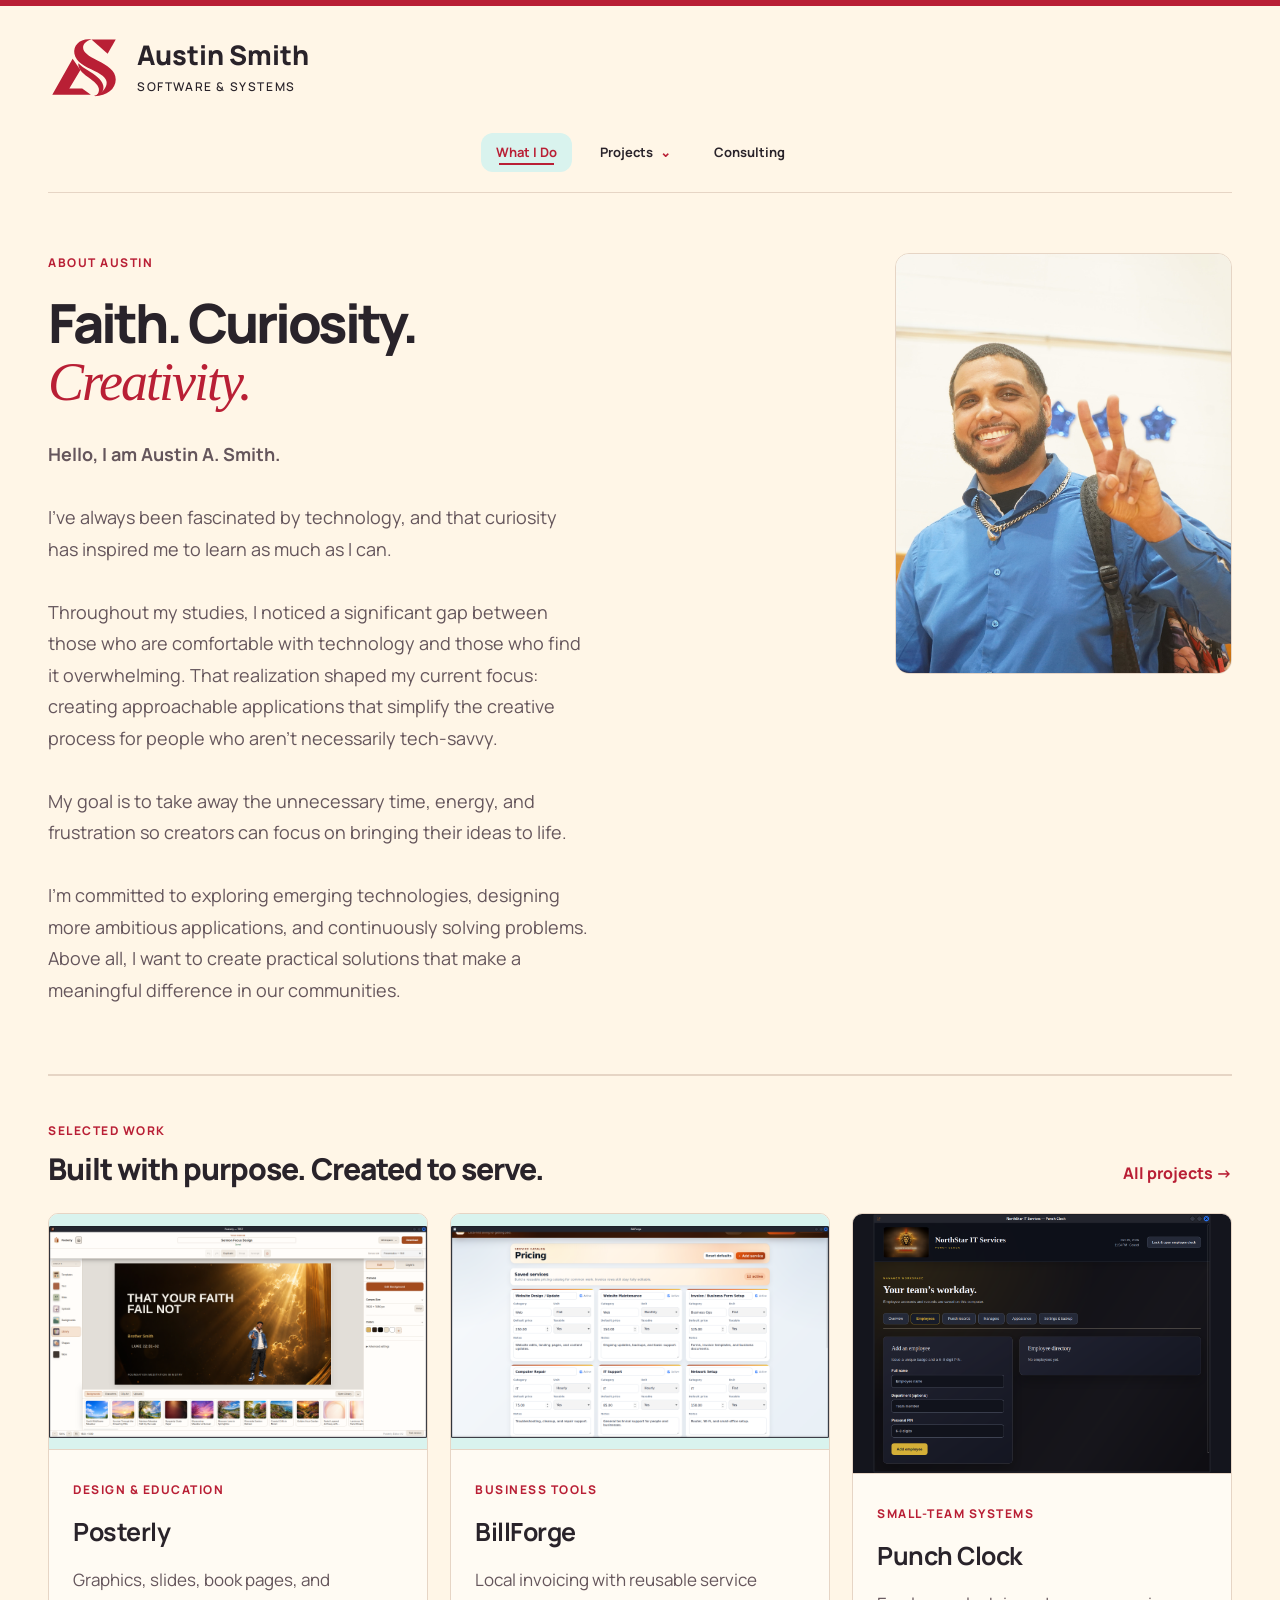
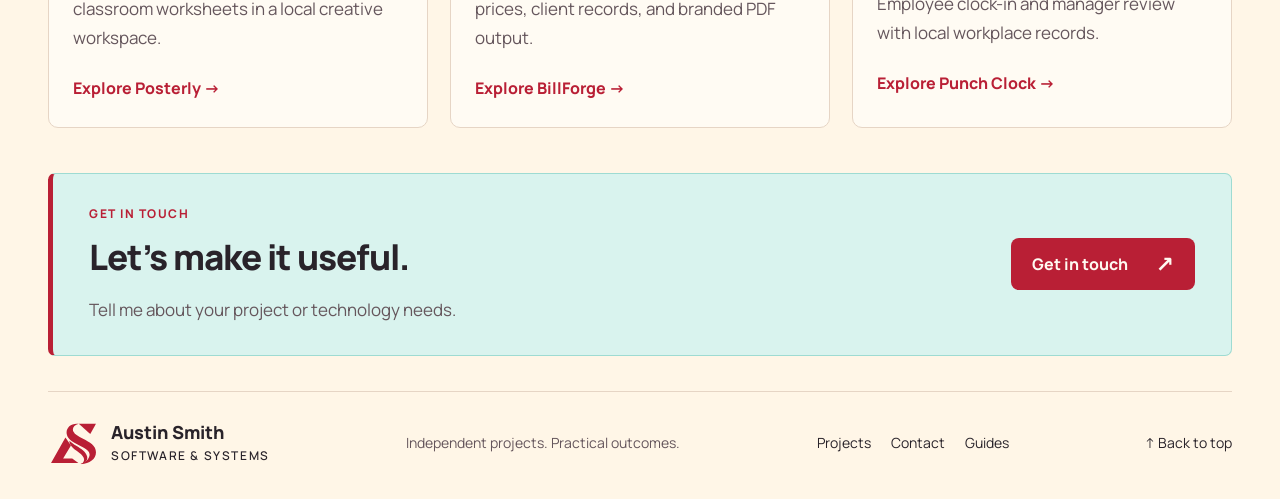
<file: index.html>
<!doctype html><html lang="en"><head><meta charset="utf-8"><meta name="viewport" content="width=device-width,initial-scale=1"><meta name="theme-color" content="#b91f35"><meta name="description" content="Meet Austin Smith, a systems administrator and independent software builder."><title>What I Do · Austin Smith</title><link rel="icon" href="/assets/favicon.svg"><link rel="preload" href="/assets/Manrope.ttf" as="font" type="font/ttf" crossorigin><link rel="stylesheet" href="/assets/portfolio.css"><script src="/assets/portfolio.js" defer></script></head><body><a class="skip-link" href="#content">Skip to content</a><header class="site-header" id="top"><a class="brand-lockup" href="/" aria-label="Austin Smith home"><img src="/assets/as-monogram.svg" width="72" height="65" alt=""><span>Austin Smith<small>SOFTWARE &amp; SYSTEMS</small></span></a><nav class="main-nav" aria-label="Main navigation"><a href="/" aria-current="page">What I Do</a><details class="nav-menu"><summary>Projects</summary><div class="nav-submenu"><a href="/projects.html">All Projects</a><a href="/test-environments.html">Test Environments</a></div></details><a href="/services.html">Consulting</a></nav></header><main id="content"><section class="about-intro"><div><p class="eyebrow">ABOUT AUSTIN</p><h1>Faith. Curiosity.<br><em>Creativity.</em></h1><p class="hero-description"><strong>Hello, I am Austin A. Smith.</strong><br><br>I've always been fascinated by technology, and that curiosity has inspired me to learn as much as I can.<br><br>Throughout my studies, I noticed a significant gap between those who are comfortable with technology and those who find it overwhelming. That realization shaped my current focus: creating approachable applications that simplify the creative process for people who aren't necessarily tech-savvy.<br><br>My goal is to take away the unnecessary time, energy, and frustration so creators can focus on bringing their ideas to life.<br><br>I'm committed to exploring emerging technologies, designing more ambitious applications, and continuously solving problems. Above all, I want to create practical solutions that make a meaningful difference in our communities.</p></div><figure class="austin-portrait"><img src="/assets/austin-smith.jpg" width="1920" height="1280" alt="Austin A Smith smiling and holding up a peace sign"></figure></section>
<section class="home-work"><div class="section-top"><div><p class="eyebrow">SELECTED WORK</p><h2>Built with purpose. Created to serve.</h2></div><a class="text-link" href="/projects.html">All projects →</a></div><div class="work-grid"><article class="work-card"><a class="work-card-art" href="/project-posterly.html"><img src="/assets/posterly-editor.png" width="1920" height="1080" loading="lazy" alt="Posterly editor with artwork and design tools"></a><div class="work-card-copy"><span class="eyebrow">DESIGN &amp; EDUCATION</span><h3><a href="/project-posterly.html">Posterly</a></h3><p>Graphics, slides, book pages, and classroom worksheets in a local creative workspace.</p><a class="text-link" href="/project-posterly.html">Explore Posterly →</a></div></article><article class="work-card"><a class="work-card-art" href="/project-billforge.html"><img src="/assets/billforge-pricing.png" width="1920" height="1080" loading="lazy" alt="BillForge saved service pricing catalog"></a><div class="work-card-copy"><span class="eyebrow">BUSINESS TOOLS</span><h3><a href="/project-billforge.html">BillForge</a></h3><p>Local invoicing with reusable service prices, client records, and branded PDF output.</p><a class="text-link" href="/project-billforge.html">Explore BillForge →</a></div></article><article class="work-card"><a class="work-card-art punch-card-capture" href="/project-punch.html" aria-label="Explore Punch Clock"><img src="/assets/punch-manager.png" width="1170" height="896" loading="lazy" alt="Northstar Punch Clock manager workspace with employee setup and directory"></a><div class="work-card-copy"><span class="eyebrow">SMALL-TEAM SYSTEMS</span><h3><a href="/project-punch.html">Punch Clock</a></h3><p>Employee clock-in and manager review with local workplace records.</p><a class="text-link" href="/project-punch.html">Explore Punch Clock →</a></div></article></div></section><section class="next-step"><div><p class="eyebrow">GET IN TOUCH</p><h2>Let’s make it useful.</h2><p>Tell me about your project or technology needs.</p></div><a class="button primary" href="/contact.html">Get in touch <span aria-hidden="true">↗</span></a></section></main><footer class="site-footer"><a class="brand-lockup" href="/"><img src="/assets/as-monogram.svg" width="51" height="46" alt=""><span>Austin Smith<small>SOFTWARE &amp; SYSTEMS</small></span></a><p>Independent projects. Practical outcomes.</p><nav aria-label="Footer navigation"><a href="/projects.html">Projects</a><a href="/contact.html">Contact</a><a href="/tutorials.html">Guides</a></nav><a class="back-top" href="#top">↑ Back to top</a></footer></body></html>
</file>
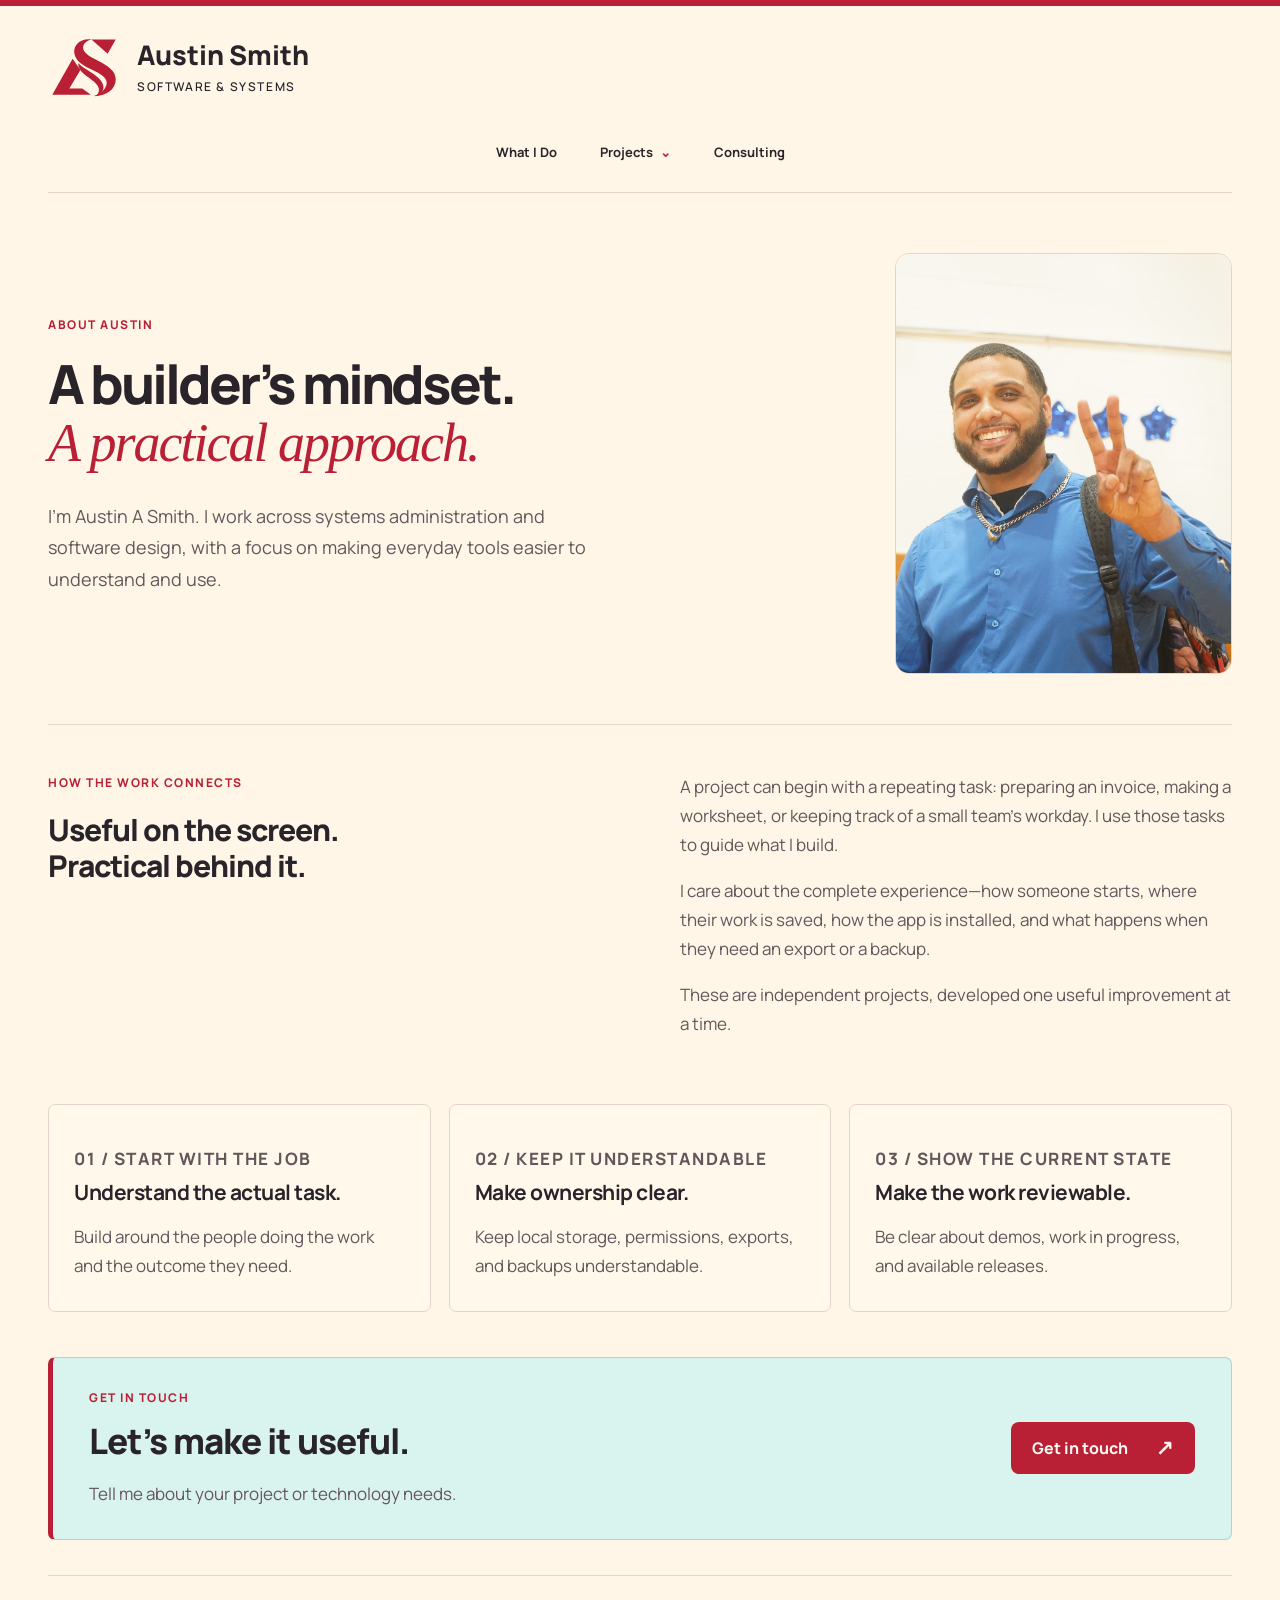
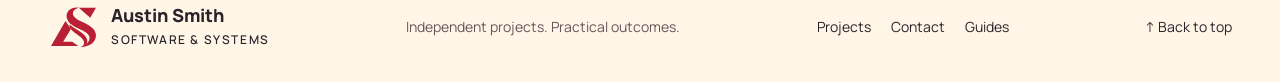
<file: about.html>
<!doctype html><html lang="en"><head><meta charset="utf-8"><meta name="viewport" content="width=device-width,initial-scale=1"><meta name="theme-color" content="#b91f35"><meta name="description" content="Meet Austin Smith, a systems administrator and independent software builder."><title>About · Austin Smith</title><link rel="icon" href="/assets/favicon.svg"><link rel="preload" href="/assets/Manrope.ttf" as="font" type="font/ttf" crossorigin><link rel="stylesheet" href="/assets/portfolio.css"><script src="/assets/portfolio.js" defer></script></head><body><a class="skip-link" href="#content">Skip to content</a><header class="site-header" id="top"><a class="brand-lockup" href="/" aria-label="Austin Smith home"><img src="/assets/as-monogram.svg" width="72" height="65" alt=""><span>Austin Smith<small>SOFTWARE &amp; SYSTEMS</small></span></a><nav class="main-nav" aria-label="Main navigation"><a href="/">What I Do</a><details class="nav-menu"><summary>Projects</summary><div class="nav-submenu"><a href="/projects.html">All Projects</a><a href="/test-environments.html">Test Environments</a></div></details><a href="/services.html">Consulting</a></nav></header><main id="content"><section class="about-intro"><div><p class="eyebrow">ABOUT AUSTIN</p><h1>A builder’s mindset.<br><em>A practical approach.</em></h1><p class="hero-description">I’m Austin A Smith. I work across systems administration and software design, with a focus on making everyday tools easier to understand and use.</p></div><figure class="austin-portrait"><img src="/assets/austin-smith.jpg" width="1920" height="1280" alt="Austin A Smith smiling and holding up a peace sign"></figure></section><section class="about-story"><div><p class="eyebrow">HOW THE WORK CONNECTS</p><h2>Useful on the screen.<br>Practical behind it.</h2></div><div><p>A project can begin with a repeating task: preparing an invoice, making a worksheet, or keeping track of a small team’s workday. I use those tasks to guide what I build.</p><p>I care about the complete experience—how someone starts, where their work is saved, how the app is installed, and what happens when they need an export or a backup.</p><p>These are independent projects, developed one useful improvement at a time.</p></div></section><section class="principles about-principles"><article><p class="eyebrow">01 / START WITH THE JOB</p><h3>Understand the actual task.</h3><p>Build around the people doing the work and the outcome they need.</p></article><article><p class="eyebrow">02 / KEEP IT UNDERSTANDABLE</p><h3>Make ownership clear.</h3><p>Keep local storage, permissions, exports, and backups understandable.</p></article><article><p class="eyebrow">03 / SHOW THE CURRENT STATE</p><h3>Make the work reviewable.</h3><p>Be clear about demos, work in progress, and available releases.</p></article></section><section class="next-step"><div><p class="eyebrow">GET IN TOUCH</p><h2>Let’s make it useful.</h2><p>Tell me about your project or technology needs.</p></div><a class="button primary" href="/contact.html">Get in touch <span aria-hidden="true">↗</span></a></section></main><footer class="site-footer"><a class="brand-lockup" href="/"><img src="/assets/as-monogram.svg" width="51" height="46" alt=""><span>Austin Smith<small>SOFTWARE &amp; SYSTEMS</small></span></a><p>Independent projects. Practical outcomes.</p><nav aria-label="Footer navigation"><a href="/projects.html">Projects</a><a href="/contact.html">Contact</a><a href="/tutorials.html">Guides</a></nav><a class="back-top" href="#top">↑ Back to top</a></footer></body></html>
</file>
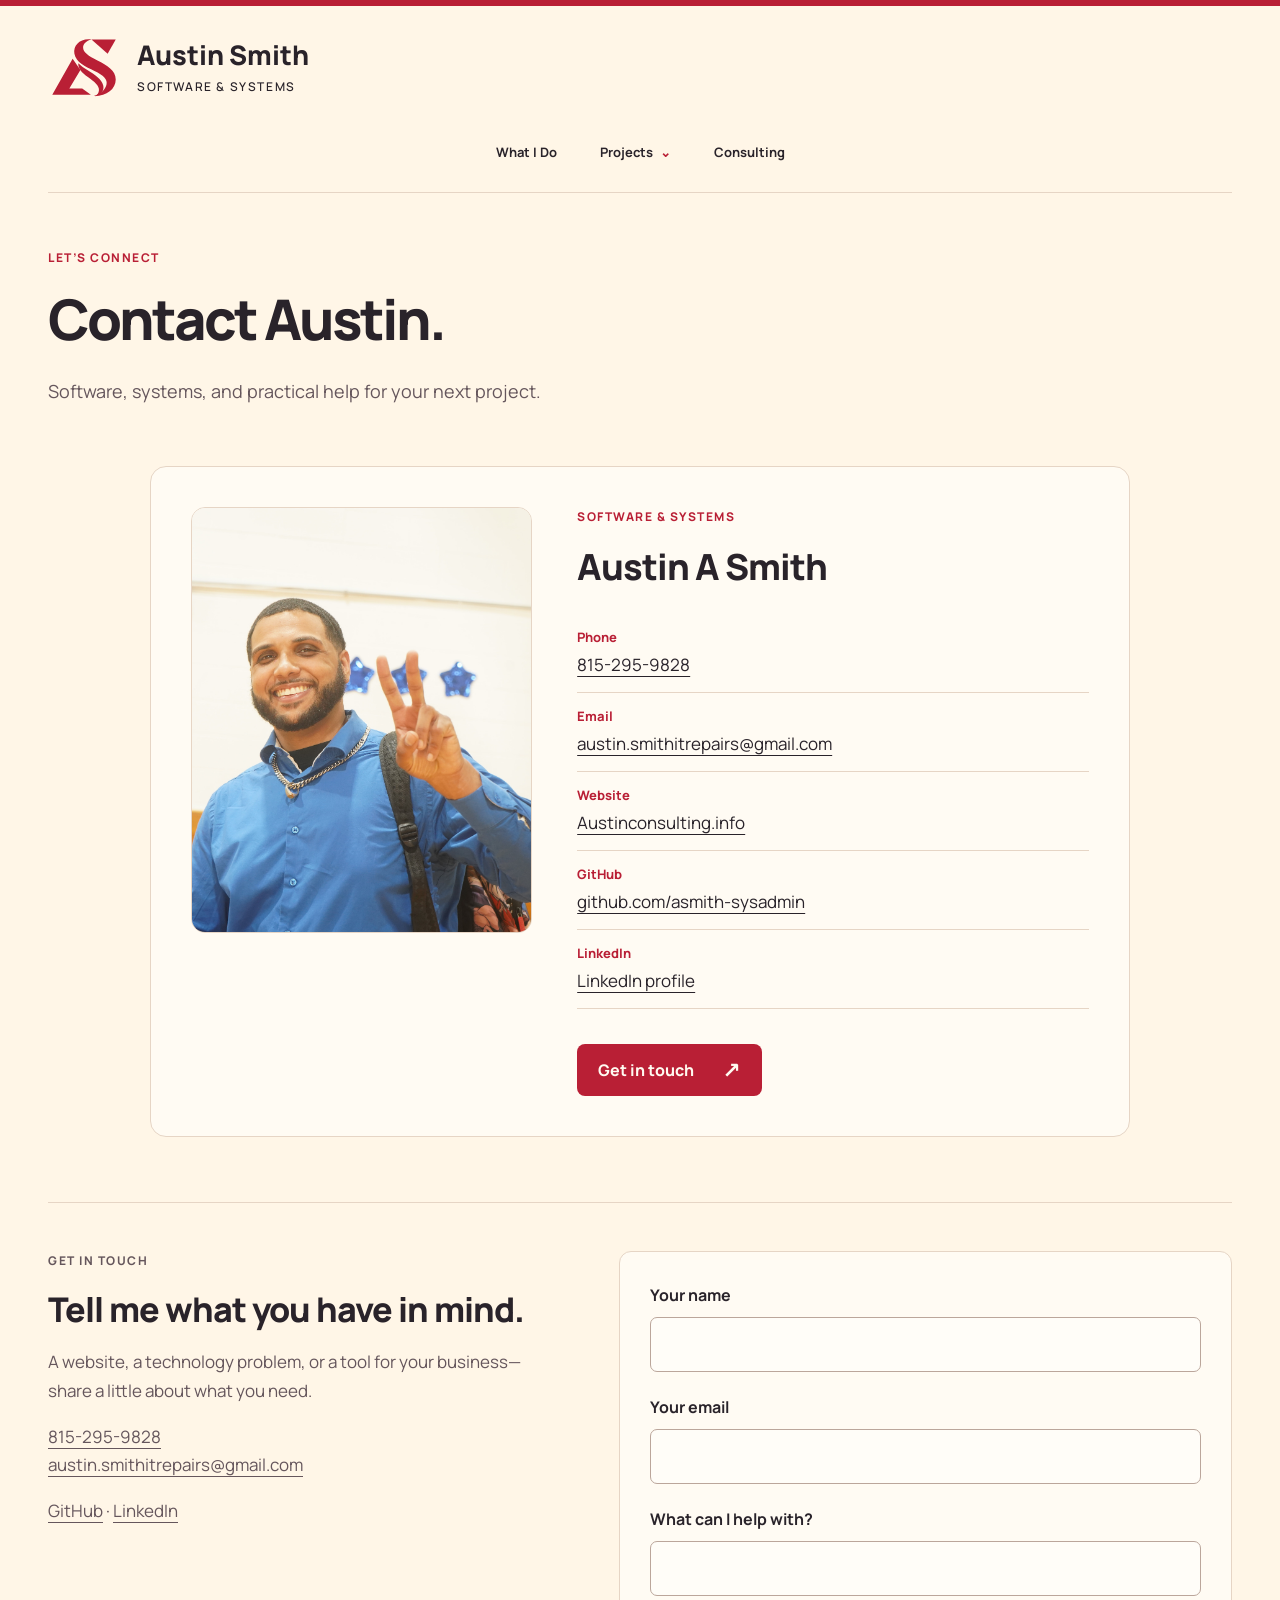
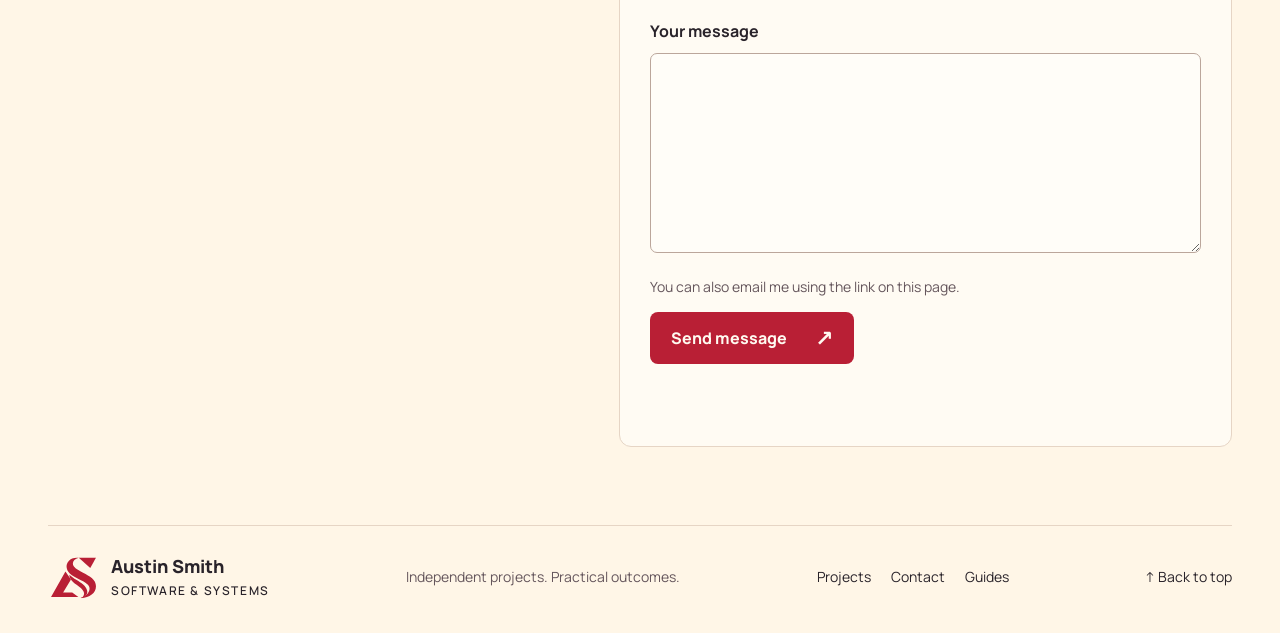
<file: contact.html>
<!doctype html><html lang="en"><head><meta charset="utf-8"><meta name="viewport" content="width=device-width,initial-scale=1"><meta name="theme-color" content="#b91f35"><meta name="description" content="Contact Austin A Smith about software, systems, and IT support."><title>Contact · Austin A Smith</title><link rel="icon" href="/assets/favicon.svg"><link rel="preload" href="/assets/Manrope.ttf" as="font" type="font/ttf" crossorigin><link rel="stylesheet" href="/assets/portfolio.css"><script src="/assets/portfolio.js" defer></script></head><body><a class="skip-link" href="#content">Skip to content</a><header class="site-header" id="top"><a class="brand-lockup" href="/" aria-label="Austin Smith home"><img src="/assets/as-monogram.svg" width="72" height="65" alt=""><span>Austin Smith<small>SOFTWARE &amp; SYSTEMS</small></span></a><nav class="main-nav" aria-label="Main navigation"><a href="/">What I Do</a><details class="nav-menu"><summary>Projects</summary><div class="nav-submenu"><a href="/projects.html">All Projects</a><a href="/test-environments.html">Test Environments</a></div></details><a href="/services.html">Consulting</a></nav></header><main id="content"><section class="page-intro"><p class="eyebrow">LET’S CONNECT</p><h1>Contact Austin.</h1><p>Software, systems, and practical help for your next project.</p></section><section class="contact-card"><figure class="austin-portrait"><img src="/assets/austin-smith.jpg" width="1920" height="1280" alt="Austin A Smith smiling and holding up a peace sign"></figure><div class="contact-card-copy"><p class="eyebrow">SOFTWARE &amp; SYSTEMS</p><h2>Austin A Smith</h2><dl><div><dt>Phone</dt><dd><a href="tel:+18152959828">815-295-9828</a></dd></div><div><dt>Email</dt><dd><a href="mailto:austin.smithitrepairs@gmail.com">austin.smithitrepairs@gmail.com</a></dd></div><div><dt>Website</dt><dd><a href="https://austinconsulting.info">Austinconsulting.info</a></dd></div><div><dt>GitHub</dt><dd><a href="https://github.com/asmith-sysadmin">github.com/asmith-sysadmin</a></dd></div><div><dt>LinkedIn</dt><dd><a href="https://www.linkedin.com/in/austin-smith-cybersecurity/">LinkedIn profile</a></dd></div></dl><a class="button primary" href="#contact">Get in touch <span aria-hidden="true">↗</span></a></div></section><section class="contact-section" id="contact" aria-labelledby="contact-heading"><div><p class="eyebrow">GET IN TOUCH</p><h2 id="contact-heading">Tell me what you have in mind.</h2><p>A website, a technology problem, or a tool for your business—share a little about what you need.</p><p><a href="tel:+18152959828">815-295-9828</a><br><a class="contact-email" href="mailto:austin.smithitrepairs@gmail.com">austin.smithitrepairs@gmail.com</a></p><p class="about-contact-links"><a href="https://github.com/asmith-sysadmin">GitHub</a> · <a href="https://www.linkedin.com/in/austin-smith-cybersecurity/">LinkedIn</a></p></div><form id="contact-form" data-portfolio-contact action="https://formspree.io/f/xrpqojle" method="post"><label for="contact-name">Your name</label><input id="contact-name" name="name" autocomplete="name" maxlength="120" required><label for="contact-email">Your email</label><input id="contact-email" name="email" type="email" autocomplete="email" maxlength="254" required><label for="contact-subject">What can I help with?</label><input id="contact-subject" name="subject" maxlength="150" required><label for="contact-message">Your message</label><textarea id="contact-message" name="message" rows="6" maxlength="5000" required></textarea><div class="contact-trap" aria-hidden="true"><label for="contact-company">Leave this empty</label><input id="contact-company" name="_gotcha" tabindex="-1" autocomplete="off"></div><p class="form-note">You can also email me using the link on this page.</p><button class="button primary" type="submit" disabled>Send message <span aria-hidden="true">↗</span></button><p id="contact-status" role="status">Online sending is unavailable. Please use the email link on this page.</p></form></section></main><footer class="site-footer"><a class="brand-lockup" href="/"><img src="/assets/as-monogram.svg" width="51" height="46" alt=""><span>Austin Smith<small>SOFTWARE &amp; SYSTEMS</small></span></a><p>Independent projects. Practical outcomes.</p><nav aria-label="Footer navigation"><a href="/projects.html">Projects</a><a href="/contact.html">Contact</a><a href="/tutorials.html">Guides</a></nav><a class="back-top" href="#top">↑ Back to top</a></footer></body></html>
</file>
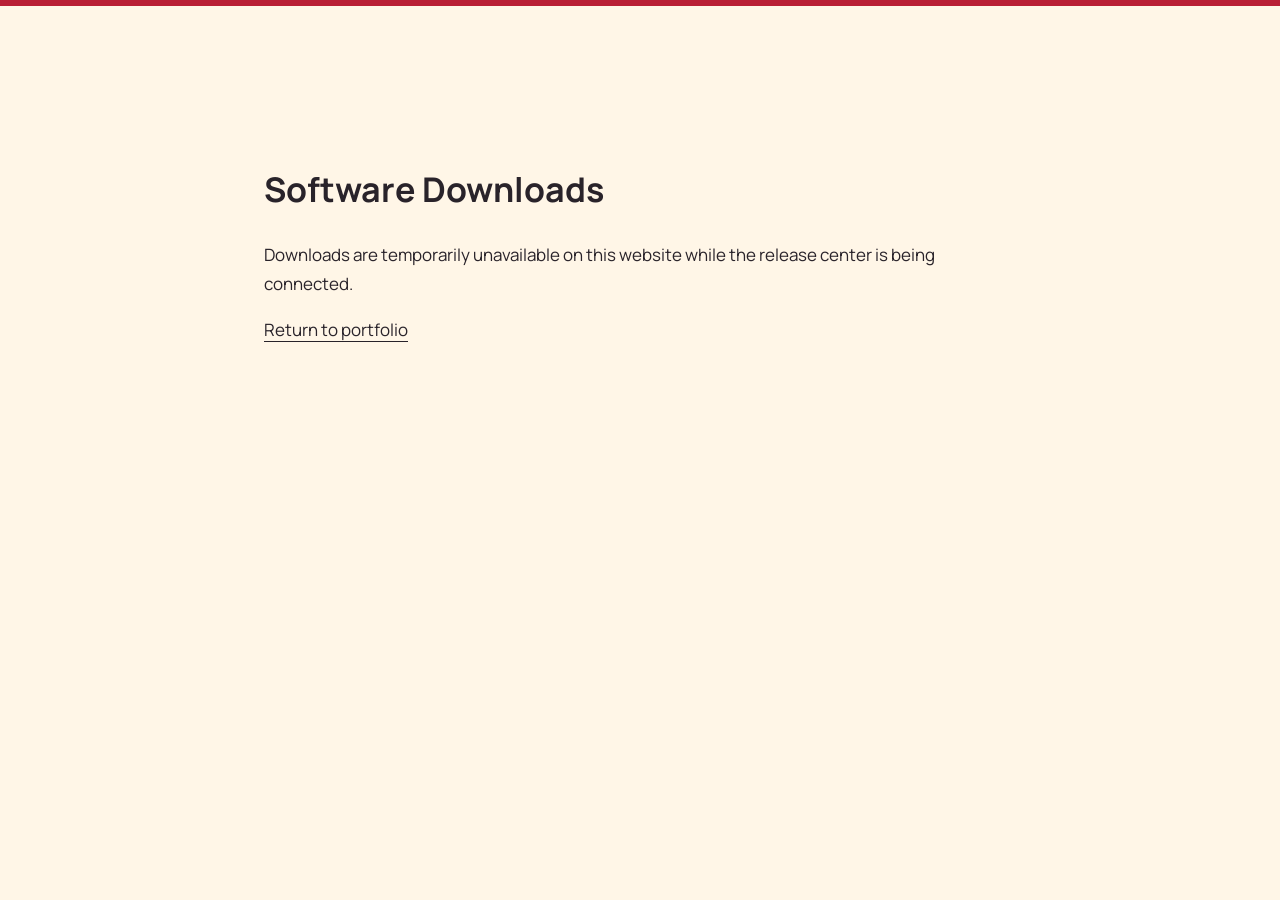
<file: downloads.html>
<!doctype html>
<html lang="en">
<head>
<meta charset="utf-8">
<meta name="viewport" content="width=device-width,initial-scale=1">
<title>Downloads | Austin Smith</title>
<link rel="stylesheet" href="/assets/portfolio.css">
</head>
<body>
<main style="max-width:800px;margin:12vh auto;padding:24px">
<h1>Software Downloads</h1>
<p>Downloads are temporarily unavailable on this website
while the release center is being connected.</p>
<p><a href="/">Return to portfolio</a></p>
</main>
</body>
</html>
</file>
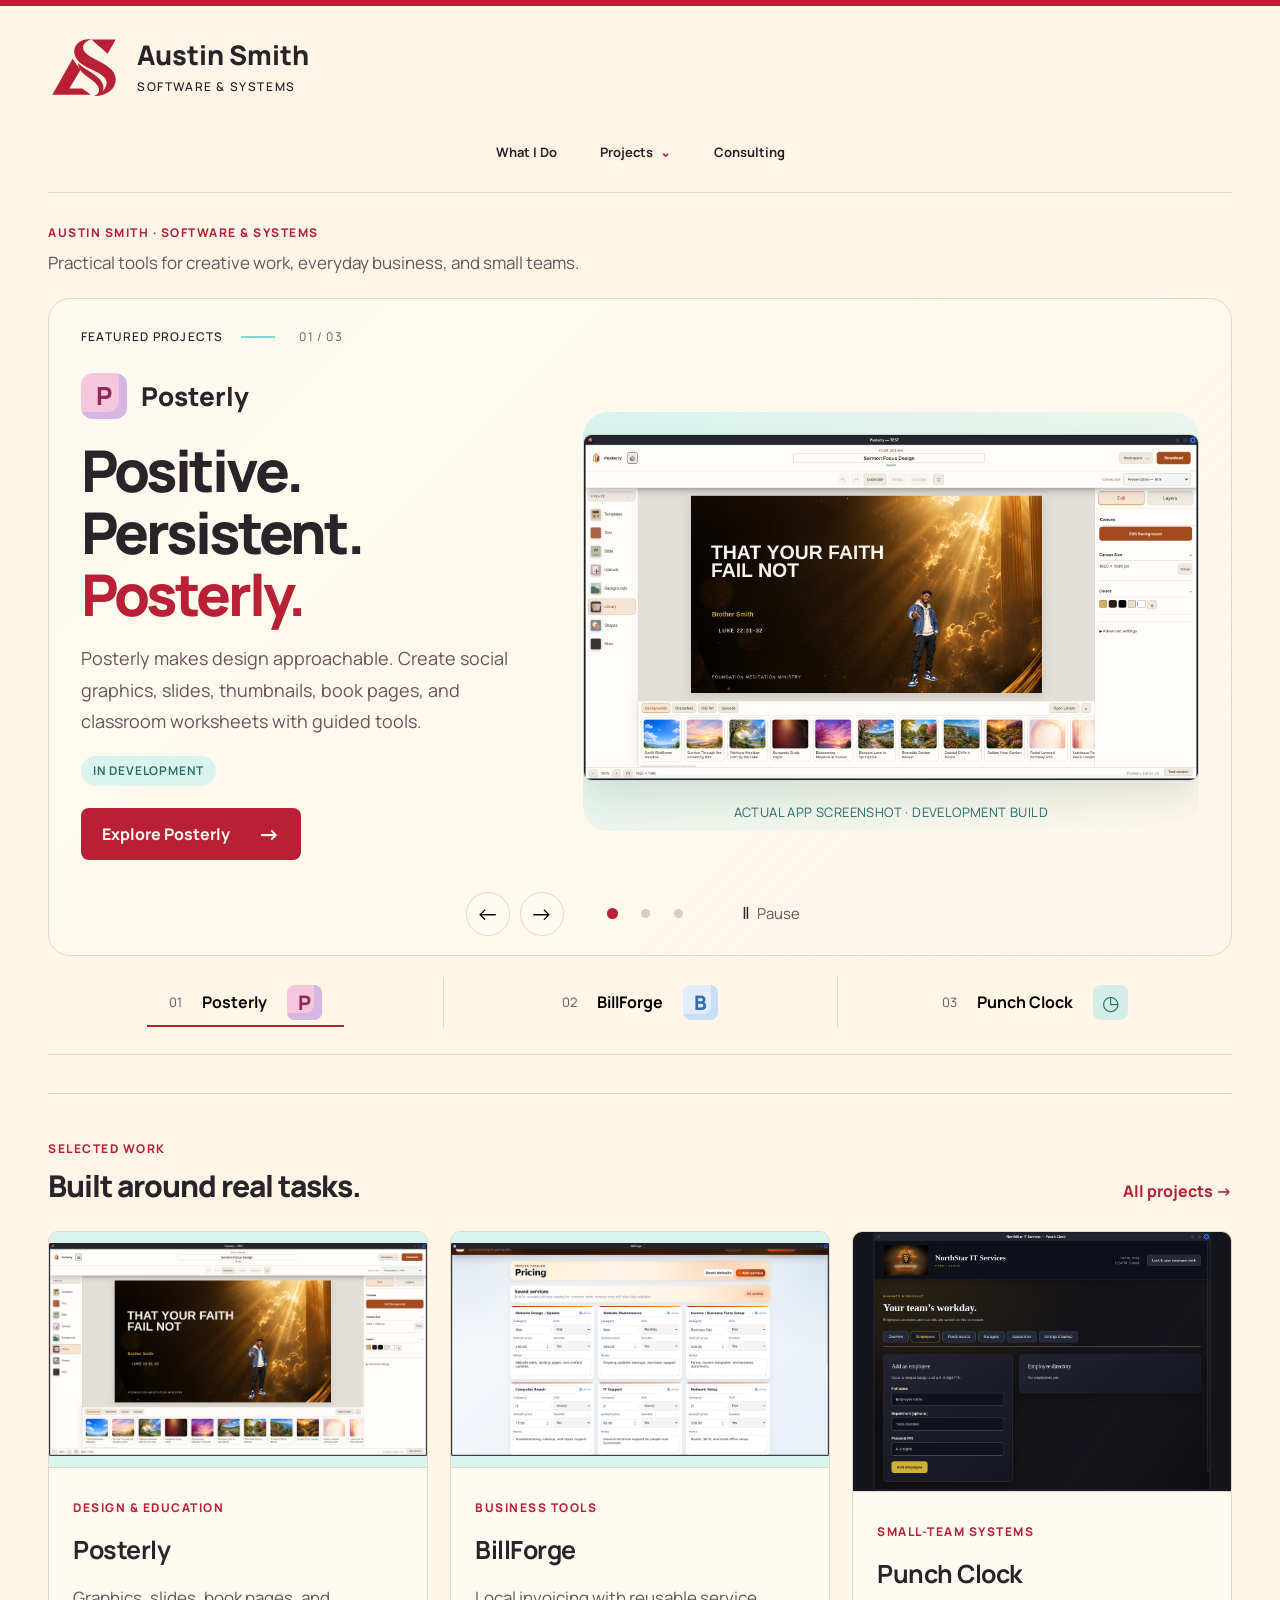
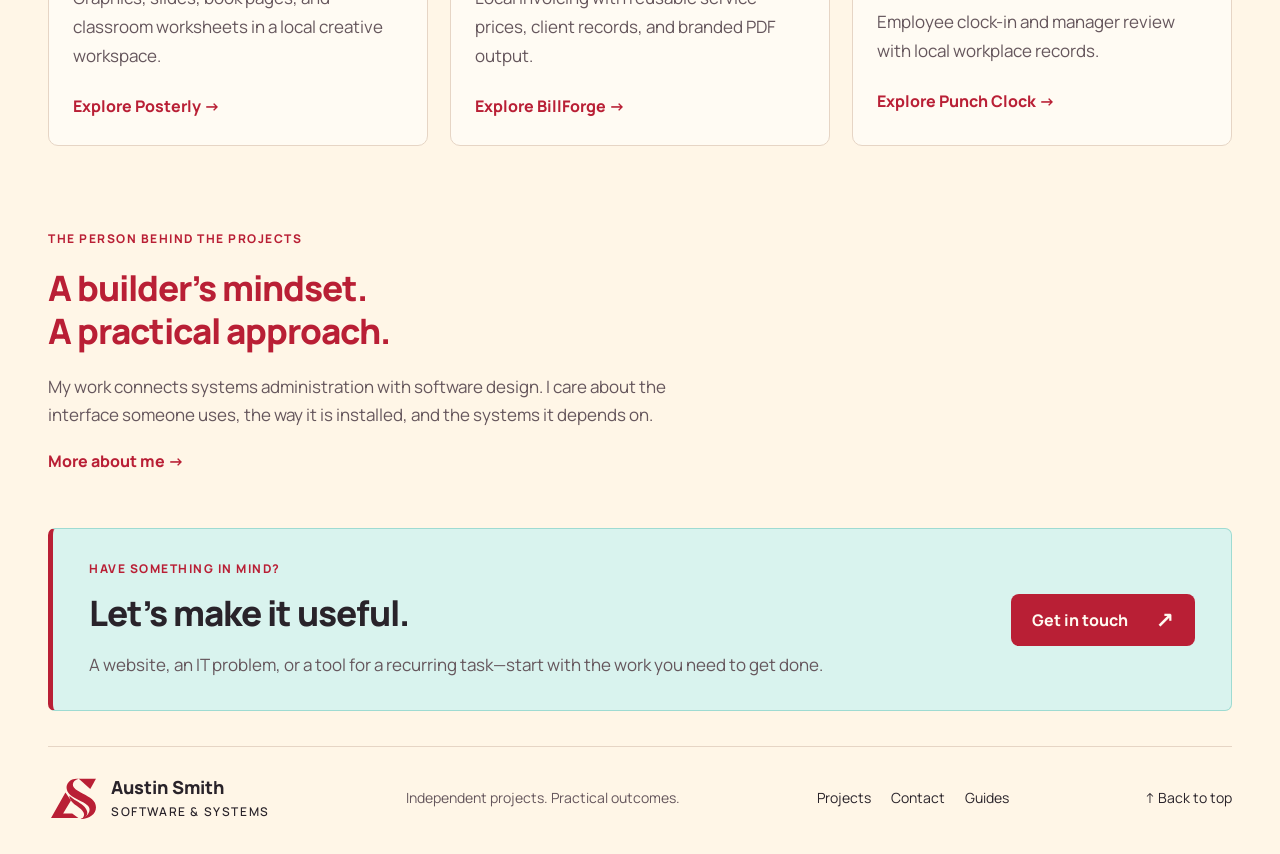
<file: home.html>
<!doctype html><html lang="en"><head><meta charset="utf-8"><meta name="viewport" content="width=device-width,initial-scale=1"><meta name="theme-color" content="#b91f35"><meta name="description" content="Austin Smith builds practical software and helps people connect the systems behind their work."><title>Software &amp; Systems · Austin Smith</title><link rel="icon" href="/assets/favicon.svg"><link rel="preload" href="/assets/Manrope.ttf" as="font" type="font/ttf" crossorigin><link rel="stylesheet" href="/assets/portfolio.css"><script src="/assets/portfolio.js" defer></script></head><body><a class="skip-link" href="#content">Skip to content</a><header class="site-header" id="top"><a class="brand-lockup" href="/" aria-label="Austin Smith home"><img src="/assets/as-monogram.svg" width="72" height="65" alt=""><span>Austin Smith<small>SOFTWARE &amp; SYSTEMS</small></span></a><nav class="main-nav" aria-label="Main navigation"><a href="/">What I Do</a><details class="nav-menu"><summary>Projects</summary><div class="nav-submenu"><a href="/projects.html">All Projects</a><a href="/test-environments.html">Test Environments</a></div></details><a href="/services.html">Consulting</a></nav></header><main id="content"><div class="home-carousel-intro"><p class="eyebrow">AUSTIN SMITH · SOFTWARE &amp; SYSTEMS</p><p>Practical tools for creative work, everyday business, and small teams.</p></div><section class="showcase" id="work" aria-roledescription="carousel" aria-label="Featured projects"><div class="showcase-heading"><p class="eyebrow">FEATURED PROJECTS <span></span></p><span id="slide-count">01 / 03</span></div>
<div class="slides">
<article class="slide" id="slide-posterly" aria-roledescription="slide" aria-label="1 of 3: Posterly"><div class="slide-copy"><p class="app-name"><span class="app-icon posterly-icon" aria-hidden="true">P</span>Posterly</p><h1>Positive.<br>Persistent.<br><em>Posterly.</em></h1><p class="lead">Posterly makes design approachable. Create social graphics, slides, thumbnails, book pages, and classroom worksheets with guided tools.</p><span class="status-pill">IN DEVELOPMENT</span><a class="button primary" href="/project-posterly.html">Explore Posterly <span aria-hidden="true">→</span></a></div><div class="slide-art product-art"><a class="product-capture" href="/project-posterly.html" aria-label="Explore real Posterly screenshots"><img src="/assets/posterly-editor.png" width="1920" height="1080" alt="Posterly light-mode editor showing a sermon slide, editing tools, background library, and canvas settings"></a><p class="concept-label">ACTUAL APP SCREENSHOT · DEVELOPMENT BUILD</p></div></article>
<article class="slide" id="slide-billforge" aria-roledescription="slide" aria-label="2 of 3: BillForge" hidden><div class="slide-copy"><p class="app-name"><span class="app-icon billforge-icon" aria-hidden="true">B</span>BillForge</p><h1>Clear invoices.<br><em>Less busywork.</em></h1><p class="lead">Local-first invoicing with reusable service prices, client records, and branded PDF output.</p><span class="status-pill">IN DEVELOPMENT</span><a class="button primary" href="/project-billforge.html">Explore BillForge <span aria-hidden="true">→</span></a></div><div class="slide-art product-art"><a class="product-capture" href="/project-billforge.html" aria-label="Explore BillForge’s saved service catalog"><img src="/assets/billforge-pricing.png" width="1920" height="1080" alt="BillForge’s reusable service pricing catalog"></a><p class="concept-label">ACTUAL APP SCREENSHOT · DEVELOPMENT BUILD</p></div></article>
<article class="slide" id="slide-punch" aria-roledescription="slide" aria-label="3 of 3: Northstar Punch Clock" hidden><div class="slide-copy"><p class="app-name"><span class="app-icon clock-icon" aria-hidden="true">◷</span>Punch Clock</p><h1>A simpler<br><em>workday.</em></h1><p class="lead">A local time clock for small teams. Employees use their own badge and PIN; managers review punches and keep records in a separate workspace.</p><span class="status-pill">DEMO · DEVICE TESTING IN PROGRESS</span><a class="button primary" href="/project-punch.html">Explore Punch Clock <span aria-hidden="true">→</span></a></div><div class="slide-art product-art punch-product-art"><a class="product-capture" href="/project-punch.html#screenshots" aria-label="View Punch Clock application screenshots"><img src="/assets/punch-manager.png" width="1170" height="896" alt="Actual Punch Clock manager workspace with NorthStar branding"></a><p class="concept-label">ACTUAL APPLICATION · MANAGER WORKSPACE</p></div></article>
</div>
<div class="carousel-controls"><div class="arrows"><button type="button" id="previous-slide" aria-label="Previous project">←</button><button type="button" id="next-slide" aria-label="Next project">→</button></div><div class="slide-dots" aria-label="Choose a project slide"><button type="button" data-dot="0" aria-label="Show Posterly" aria-pressed="true"></button><button type="button" data-dot="1" aria-label="Show BillForge" aria-pressed="false"></button><button type="button" data-dot="2" aria-label="Show Punch Clock" aria-pressed="false"></button></div><button type="button" id="rotation-toggle" class="rotation" aria-label="Start automatic slideshow"><span aria-hidden="true">▶</span> Play</button></div><p class="sr-only" id="slide-status" role="status" aria-live="polite"></p></section>
<nav class="app-selector" aria-label="Featured app selector"><button type="button" data-project="0" aria-pressed="true"><span class="selector-index">01</span><strong>Posterly</strong><span class="selector-icon posterly-icon" aria-hidden="true">P</span></button><button type="button" data-project="1" aria-pressed="false"><span class="selector-index">02</span><strong>BillForge</strong><span class="selector-icon billforge-icon" aria-hidden="true">B</span></button><button type="button" data-project="2" aria-pressed="false"><span class="selector-index">03</span><strong>Punch Clock</strong><span class="selector-icon clock-icon" aria-hidden="true">◷</span></button></nav><section class="home-work"><div class="section-top"><div><p class="eyebrow">SELECTED WORK</p><h2>Built around real tasks.</h2></div><a class="text-link" href="/projects.html">All projects →</a></div><div class="work-grid"><article class="work-card"><a class="work-card-art" href="/project-posterly.html"><img src="/assets/posterly-editor.png" width="1920" height="1080" loading="lazy" alt="Posterly editor with artwork and design tools"></a><div class="work-card-copy"><span class="eyebrow">DESIGN &amp; EDUCATION</span><h3><a href="/project-posterly.html">Posterly</a></h3><p>Graphics, slides, book pages, and classroom worksheets in a local creative workspace.</p><a class="text-link" href="/project-posterly.html">Explore Posterly →</a></div></article><article class="work-card"><a class="work-card-art" href="/project-billforge.html"><img src="/assets/billforge-pricing.png" width="1920" height="1080" loading="lazy" alt="BillForge saved service pricing catalog"></a><div class="work-card-copy"><span class="eyebrow">BUSINESS TOOLS</span><h3><a href="/project-billforge.html">BillForge</a></h3><p>Local invoicing with reusable service prices, client records, and branded PDF output.</p><a class="text-link" href="/project-billforge.html">Explore BillForge →</a></div></article><article class="work-card"><a class="work-card-art punch-card-capture" href="/project-punch.html" aria-label="Explore Punch Clock"><img src="/assets/punch-manager.png" width="1170" height="896" loading="lazy" alt="Northstar Punch Clock manager workspace with employee setup and directory"></a><div class="work-card-copy"><span class="eyebrow">SMALL-TEAM SYSTEMS</span><h3><a href="/project-punch.html">Punch Clock</a></h3><p>Employee clock-in and manager review with local workplace records.</p><a class="text-link" href="/project-punch.html">Explore Punch Clock →</a></div></article></div></section><section class="home-approach"><p class="eyebrow">THE PERSON BEHIND THE PROJECTS</p><h2>A builder’s mindset.<br>A practical approach.</h2><p>My work connects systems administration with software design. I care about the interface someone uses, the way it is installed, and the systems it depends on.</p><a class="text-link" href="/">More about me →</a></section><section class="next-step"><div><p class="eyebrow">HAVE SOMETHING IN MIND?</p><h2>Let’s make it useful.</h2><p>A website, an IT problem, or a tool for a recurring task—start with the work you need to get done.</p></div><a class="button primary" href="/contact.html">Get in touch <span aria-hidden="true">↗</span></a></section></main><footer class="site-footer"><a class="brand-lockup" href="/"><img src="/assets/as-monogram.svg" width="51" height="46" alt=""><span>Austin Smith<small>SOFTWARE &amp; SYSTEMS</small></span></a><p>Independent projects. Practical outcomes.</p><nav aria-label="Footer navigation"><a href="/projects.html">Projects</a><a href="/contact.html">Contact</a><a href="/tutorials.html">Guides</a></nav><a class="back-top" href="#top">↑ Back to top</a></footer></body></html>
</file>
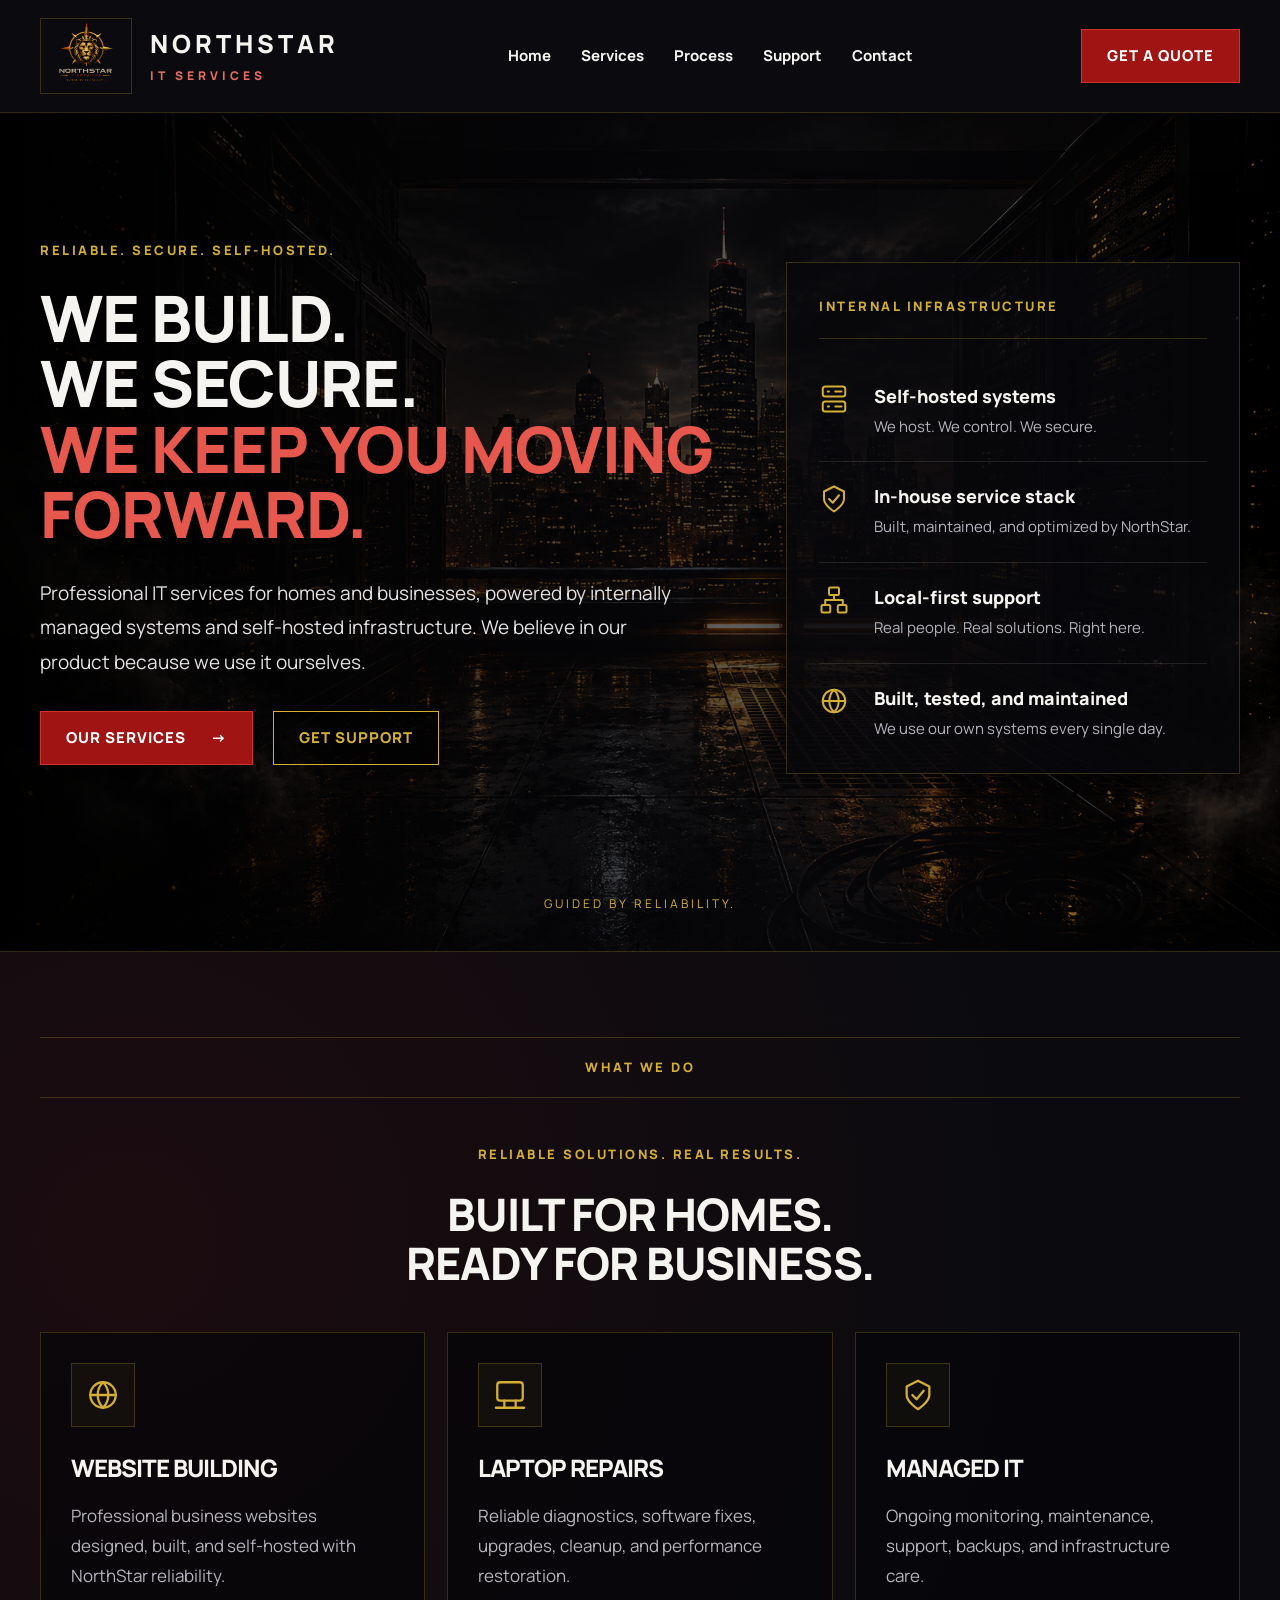
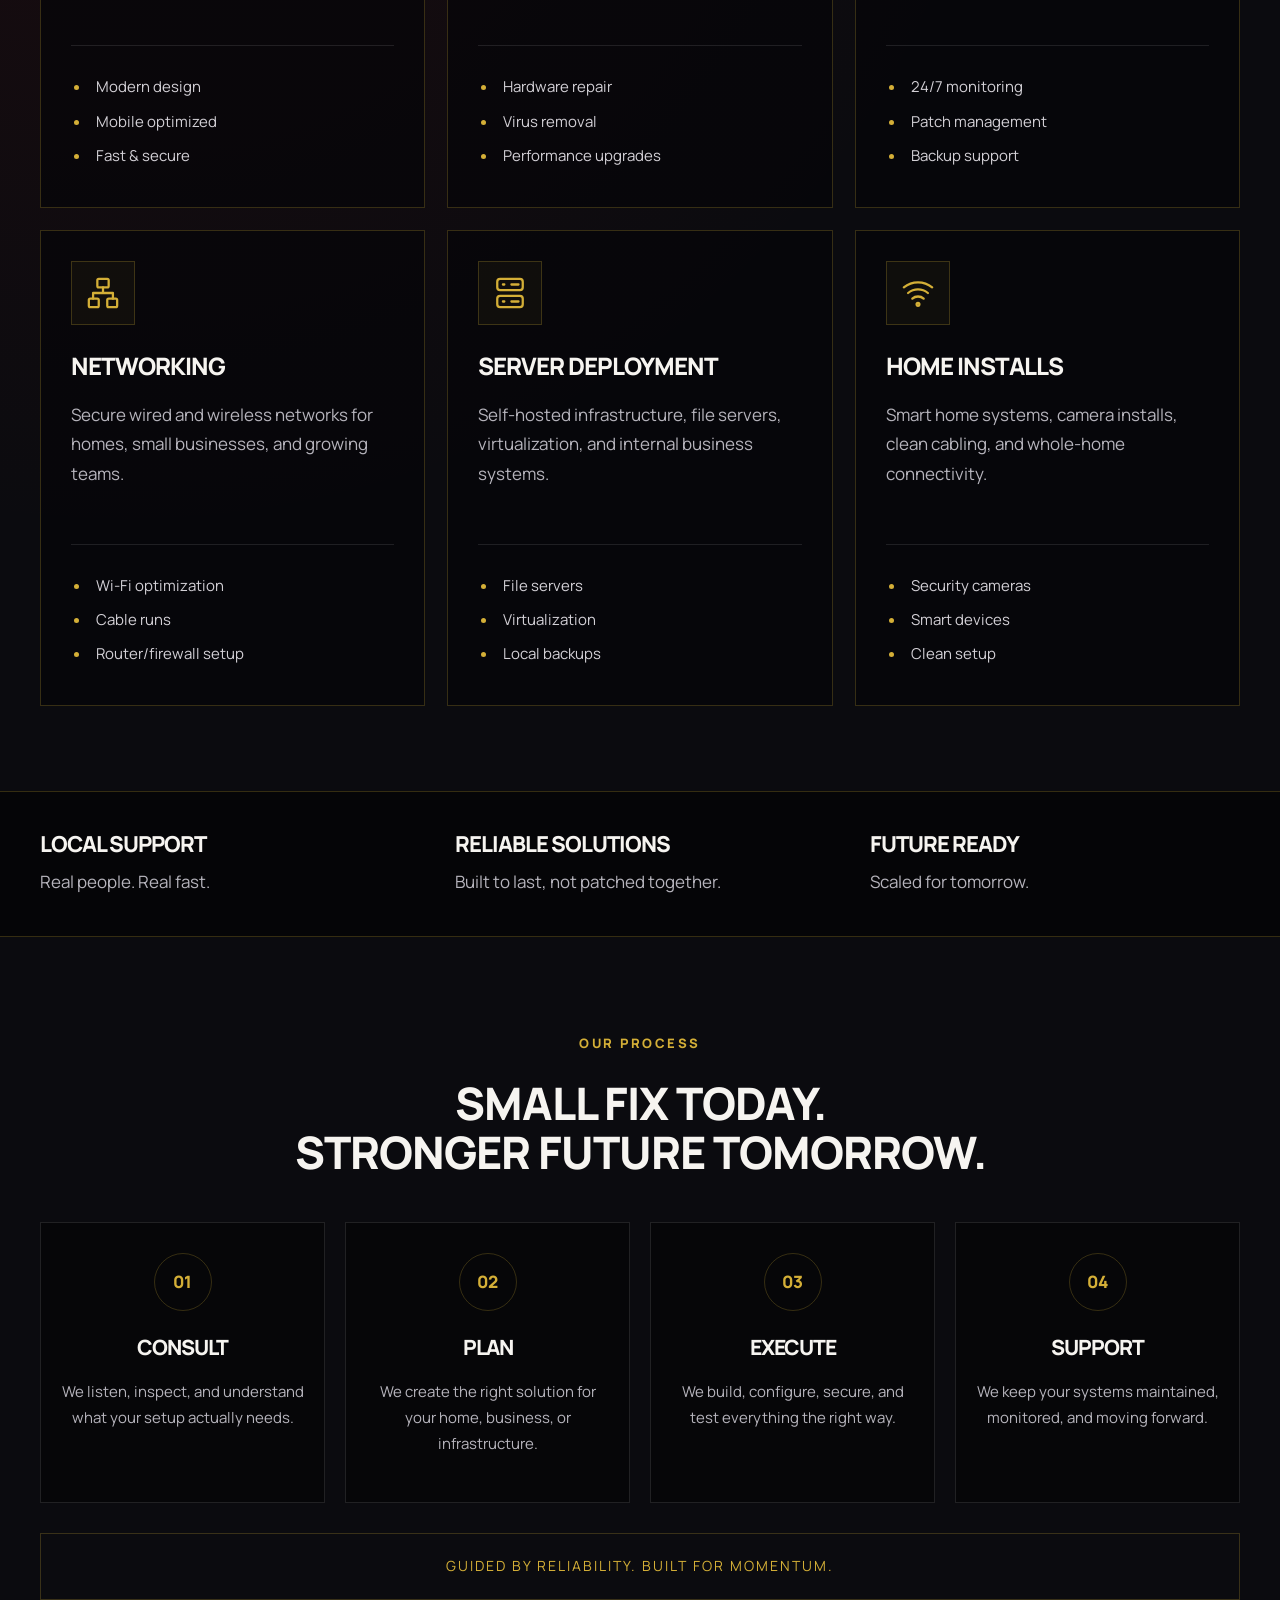
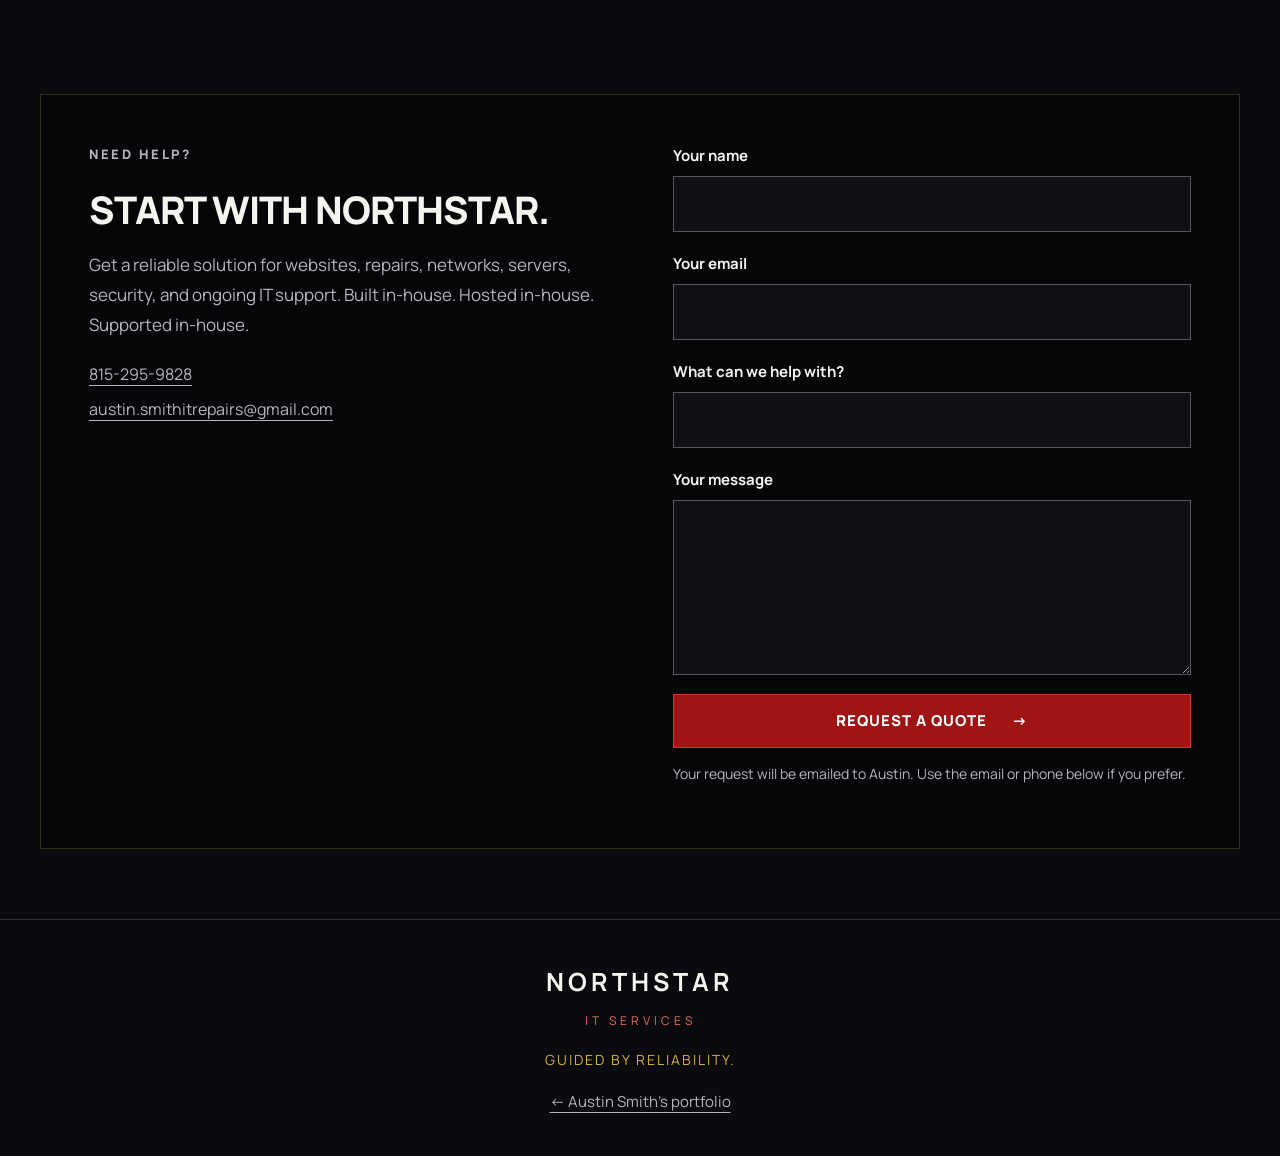
<file: northstar.html>
<!doctype html><html lang="en"><head><meta charset="utf-8"><meta name="viewport" content="width=device-width,initial-scale=1"><title>NorthStar IT Services</title><meta name="description" content="NorthStar IT Services: websites, repairs, managed IT, networking, server deployment, and home installs."><meta name="theme-color" content="#0b0b0f"><link rel="icon" href="/assets/favicon.svg"><link rel="stylesheet" href="/assets/northstar.css"><script src="/assets/portfolio.js" defer></script></head><body><a class="ns-skip" href="#content">Skip to content</a><header class="ns-header"><a class="ns-brand" href="/northstar.html" aria-label="NorthStar home"><img src="/assets/northstar-logo.png" width="100" height="68" alt=""><span>NORTHSTAR<small>IT SERVICES</small></span></a><nav aria-label="NorthStar navigation"><a href="/northstar.html">Home</a><a href="#services">Services</a><a href="#process">Process</a><a href="/support.html">Support</a><a href="#contact">Contact</a></nav><a class="ns-button" href="#contact">Get a quote</a></header><main id="content"><section class="ns-hero" id="home"><div class="ns-wrap ns-hero-grid"><div><p class="ns-eyebrow">RELIABLE. SECURE. SELF-HOSTED.</p><h1>We build.<br>We secure.<br><em>We keep you moving forward.</em></h1><p class="ns-lead">Professional IT services for homes and businesses, powered by internally managed systems and self-hosted infrastructure. We believe in our product because we use it ourselves.</p><div class="ns-actions"><a class="ns-button" href="#services">Our services <span aria-hidden="true">→</span></a><a class="ns-button ns-outline" href="/support.html">Get support</a></div></div><aside class="ns-infra"><p class="ns-eyebrow">INTERNAL INFRASTRUCTURE</p><div><svg viewBox="0 0 24 24" fill="none" stroke="currentColor" stroke-width="1.6" stroke-linecap="round" stroke-linejoin="round" aria-hidden="true"><rect x="3" y="2" width="18" height="8" rx="2"/><rect x="3" y="14" width="18" height="8" rx="2"/><path d="M7 6h1m-1 12h1m5-12h5m-5 12h5"/></svg><section><h2>Self-hosted systems</h2><p>We host. We control. We secure.</p></section></div><div><svg viewBox="0 0 24 24" fill="none" stroke="currentColor" stroke-width="1.6" stroke-linecap="round" stroke-linejoin="round" aria-hidden="true"><path d="m12 2 8 4v6c0 5-8 10-8 10S4 17 4 12V6l8-4Z"/><path d="m8 12 3 3 5-6"/></svg><section><h2>In-house service stack</h2><p>Built, maintained, and optimized by NorthStar.</p></section></div><div><svg viewBox="0 0 24 24" fill="none" stroke="currentColor" stroke-width="1.6" stroke-linecap="round" stroke-linejoin="round" aria-hidden="true"><rect x="8" y="2" width="8" height="6" rx="1"/><rect x="2" y="16" width="7" height="6" rx="1"/><rect x="15" y="16" width="7" height="6" rx="1"/><path d="M12 8v4H5v4m7-4h7v4"/></svg><section><h2>Local-first support</h2><p>Real people. Real solutions. Right here.</p></section></div><div><svg viewBox="0 0 24 24" fill="none" stroke="currentColor" stroke-width="1.6" stroke-linecap="round" stroke-linejoin="round" aria-hidden="true"><circle cx="12" cy="12" r="9"/><path d="M3 12h18M12 3c5 5 5 13 0 18-5-5-5-13 0-18Z"/></svg><section><h2>Built, tested, and maintained</h2><p>We use our own systems every single day.</p></section></div></aside></div><p class="ns-tagline">GUIDED BY RELIABILITY.</p></section><section class="ns-services" id="services"><div class="ns-wrap"><p class="ns-eyebrow ns-centered">WHAT WE DO</p><div class="ns-section-heading"><p class="ns-eyebrow">Reliable solutions. Real results.</p><h2>Built for homes.<br>Ready for business.</h2></div><div class="ns-service-grid"><article class="ns-card"><div class="ns-icon"><svg viewBox="0 0 24 24" fill="none" stroke="currentColor" stroke-width="1.6" stroke-linecap="round" stroke-linejoin="round" aria-hidden="true"><circle cx="12" cy="12" r="9"/><path d="M3 12h18M12 3c5 5 5 13 0 18-5-5-5-13 0-18Z"/></svg></div><h3>Website Building</h3><p>Professional business websites designed, built, and self-hosted with NorthStar reliability.</p><ul><li>Modern design</li><li>Mobile optimized</li><li>Fast &amp; secure</li></ul></article><article class="ns-card"><div class="ns-icon"><svg viewBox="0 0 24 24" fill="none" stroke="currentColor" stroke-width="1.6" stroke-linecap="round" stroke-linejoin="round" aria-hidden="true"><rect x="3" y="3" width="18" height="13" rx="2"/><path d="M2 21h20M8 16v5m8-5v5"/></svg></div><h3>Laptop Repairs</h3><p>Reliable diagnostics, software fixes, upgrades, cleanup, and performance restoration.</p><ul><li>Hardware repair</li><li>Virus removal</li><li>Performance upgrades</li></ul></article><article class="ns-card"><div class="ns-icon"><svg viewBox="0 0 24 24" fill="none" stroke="currentColor" stroke-width="1.6" stroke-linecap="round" stroke-linejoin="round" aria-hidden="true"><path d="m12 2 8 4v6c0 5-8 10-8 10S4 17 4 12V6l8-4Z"/><path d="m8 12 3 3 5-6"/></svg></div><h3>Managed IT</h3><p>Ongoing monitoring, maintenance, support, backups, and infrastructure care.</p><ul><li>24/7 monitoring</li><li>Patch management</li><li>Backup support</li></ul></article><article class="ns-card"><div class="ns-icon"><svg viewBox="0 0 24 24" fill="none" stroke="currentColor" stroke-width="1.6" stroke-linecap="round" stroke-linejoin="round" aria-hidden="true"><rect x="8" y="2" width="8" height="6" rx="1"/><rect x="2" y="16" width="7" height="6" rx="1"/><rect x="15" y="16" width="7" height="6" rx="1"/><path d="M12 8v4H5v4m7-4h7v4"/></svg></div><h3>Networking</h3><p>Secure wired and wireless networks for homes, small businesses, and growing teams.</p><ul><li>Wi-Fi optimization</li><li>Cable runs</li><li>Router/firewall setup</li></ul></article><article class="ns-card"><div class="ns-icon"><svg viewBox="0 0 24 24" fill="none" stroke="currentColor" stroke-width="1.6" stroke-linecap="round" stroke-linejoin="round" aria-hidden="true"><rect x="3" y="2" width="18" height="8" rx="2"/><rect x="3" y="14" width="18" height="8" rx="2"/><path d="M7 6h1m-1 12h1m5-12h5m-5 12h5"/></svg></div><h3>Server Deployment</h3><p>Self-hosted infrastructure, file servers, virtualization, and internal business systems.</p><ul><li>File servers</li><li>Virtualization</li><li>Local backups</li></ul></article><article class="ns-card"><div class="ns-icon"><svg viewBox="0 0 24 24" fill="none" stroke="currentColor" stroke-width="1.6" stroke-linecap="round" stroke-linejoin="round" aria-hidden="true"><path d="M2 8a16 16 0 0 1 20 0M5 12a11 11 0 0 1 14 0m-11 4a6 6 0 0 1 8 0"/><circle cx="12" cy="20" r="1"/></svg></div><h3>Home Installs</h3><p>Smart home systems, camera installs, clean cabling, and whole-home connectivity.</p><ul><li>Security cameras</li><li>Smart devices</li><li>Clean setup</li></ul></article></div></div></section><section class="ns-benefits"><div class="ns-wrap"><article><h2>Local support</h2><p>Real people. Real fast.</p></article><article><h2>Reliable solutions</h2><p>Built to last, not patched together.</p></article><article><h2>Future ready</h2><p>Scaled for tomorrow.</p></article></div></section><section class="ns-process ns-wrap" id="process"><div class="ns-section-heading"><p class="ns-eyebrow">OUR PROCESS</p><h2>Small fix today.<br>Stronger future tomorrow.</h2></div><div class="ns-process-grid"><article><span class="ns-step">01</span><h3>Consult</h3><p>We listen, inspect, and understand what your setup actually needs.</p></article><article><span class="ns-step">02</span><h3>Plan</h3><p>We create the right solution for your home, business, or infrastructure.</p></article><article><span class="ns-step">03</span><h3>Execute</h3><p>We build, configure, secure, and test everything the right way.</p></article><article><span class="ns-step">04</span><h3>Support</h3><p>We keep your systems maintained, monitored, and moving forward.</p></article></div><p class="ns-process-note">Guided by reliability. Built for momentum.</p></section><section class="ns-contact ns-wrap" id="contact"><div><p class="ns-eyebrow">NEED HELP?</p><h2>Start with NorthStar.</h2><p>Get a reliable solution for websites, repairs, networks, servers, security, and ongoing IT support. Built in-house. Hosted in-house. Supported in-house.</p><p class="ns-contact-details"><a href="tel:+18152959828">815-295-9828</a><br><a href="mailto:austin.smithitrepairs@gmail.com">austin.smithitrepairs@gmail.com</a></p></div><form id="contact-form" data-portfolio-contact action="https://formspree.io/f/xrpqojle" method="post"><label for="contact-name">Your name</label><input id="contact-name" name="name" autocomplete="name" maxlength="120" required><label for="contact-email">Your email</label><input id="contact-email" name="email" type="email" autocomplete="email" maxlength="254" required><label for="contact-subject">What can we help with?</label><input id="contact-subject" name="subject" maxlength="150" required><label for="contact-message">Your message</label><textarea id="contact-message" name="message" rows="5" maxlength="5000" required></textarea><div class="contact-trap" aria-hidden="true"><label for="contact-company">Leave this empty</label><input id="contact-company" name="_gotcha" tabindex="-1" autocomplete="off"></div><input type="hidden" name="source" value="Northstar consulting quote"><button class="ns-button" type="submit" disabled>Request a quote <span aria-hidden="true">→</span></button><p class="ns-form-note">Your request will be emailed to Austin. Use the email or phone below if you prefer.</p><p id="contact-status" role="status">Online quote requests are unavailable. Please use the email or phone on this page.</p></form></section></main><footer class="ns-footer"><strong>NORTHSTAR</strong><span>IT SERVICES</span><p>Guided by reliability.</p><a href="/">← Austin Smith’s portfolio</a></footer></body></html>
</file>
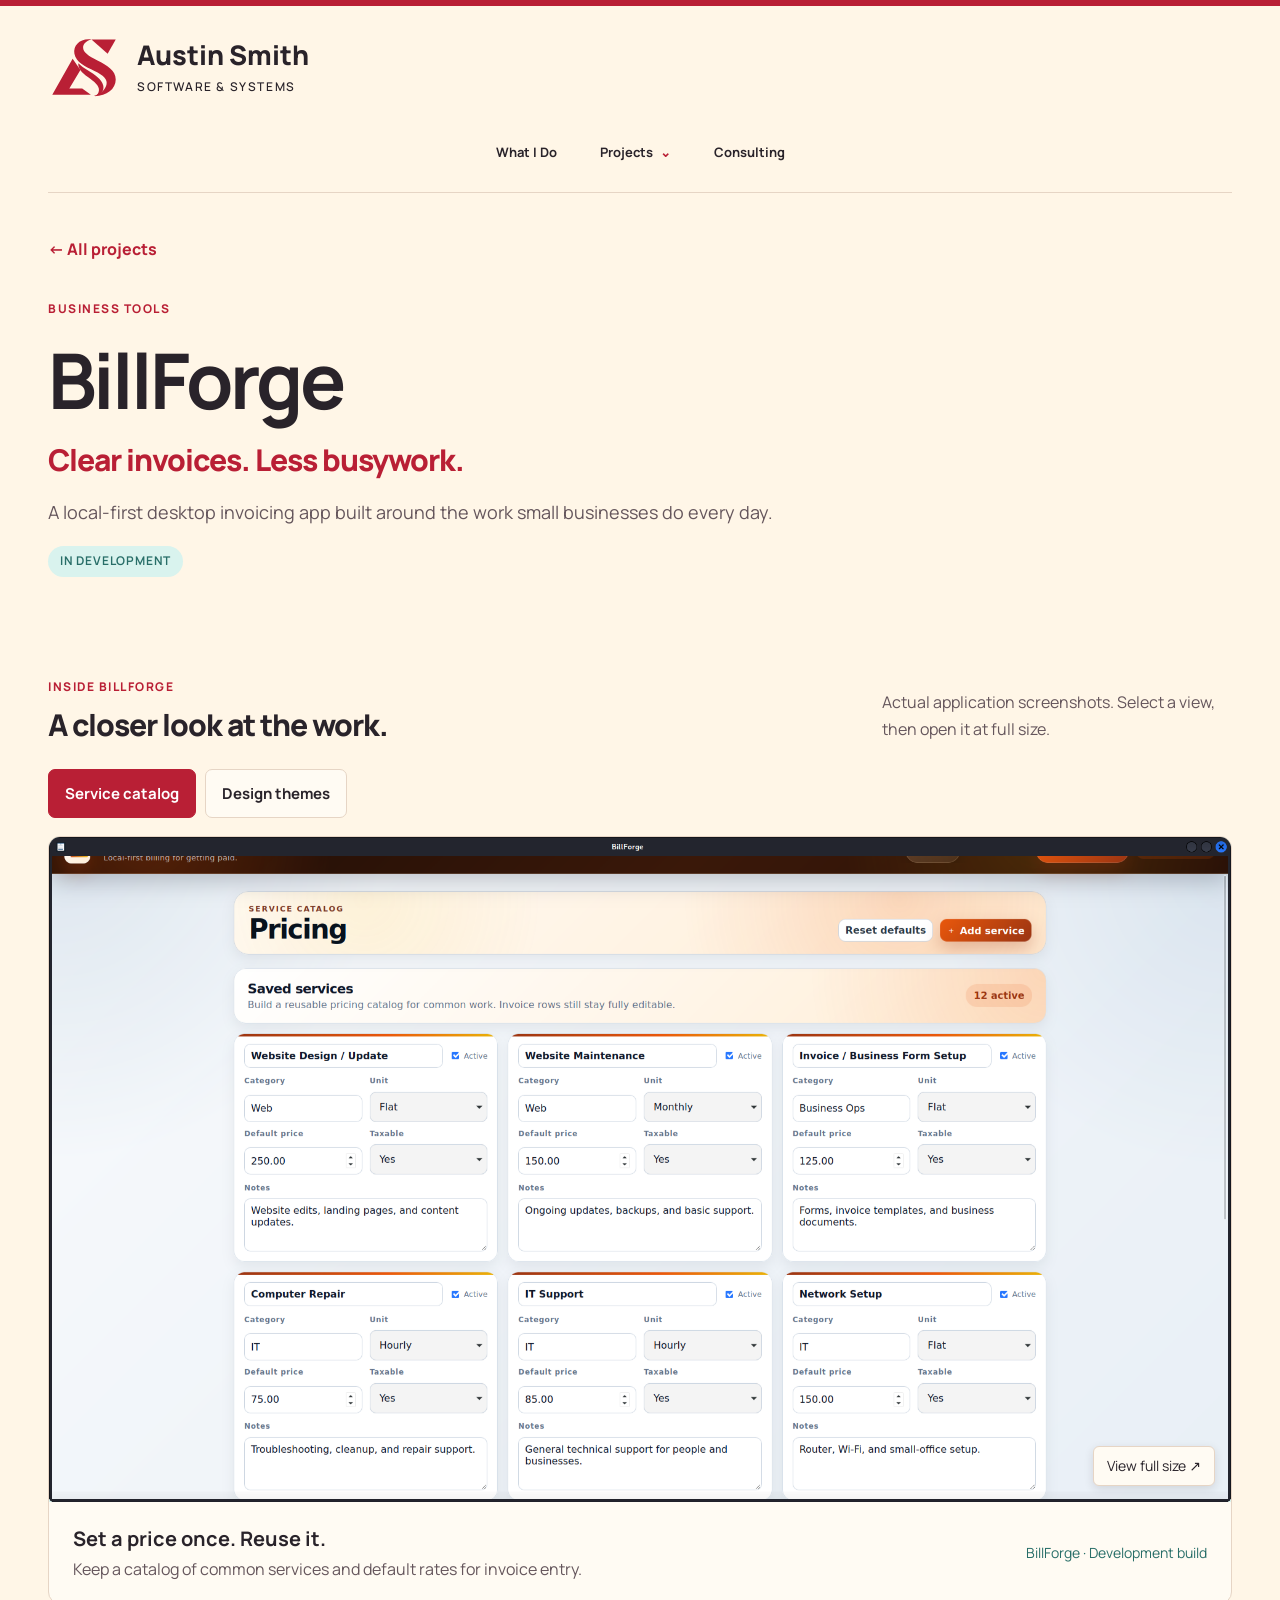
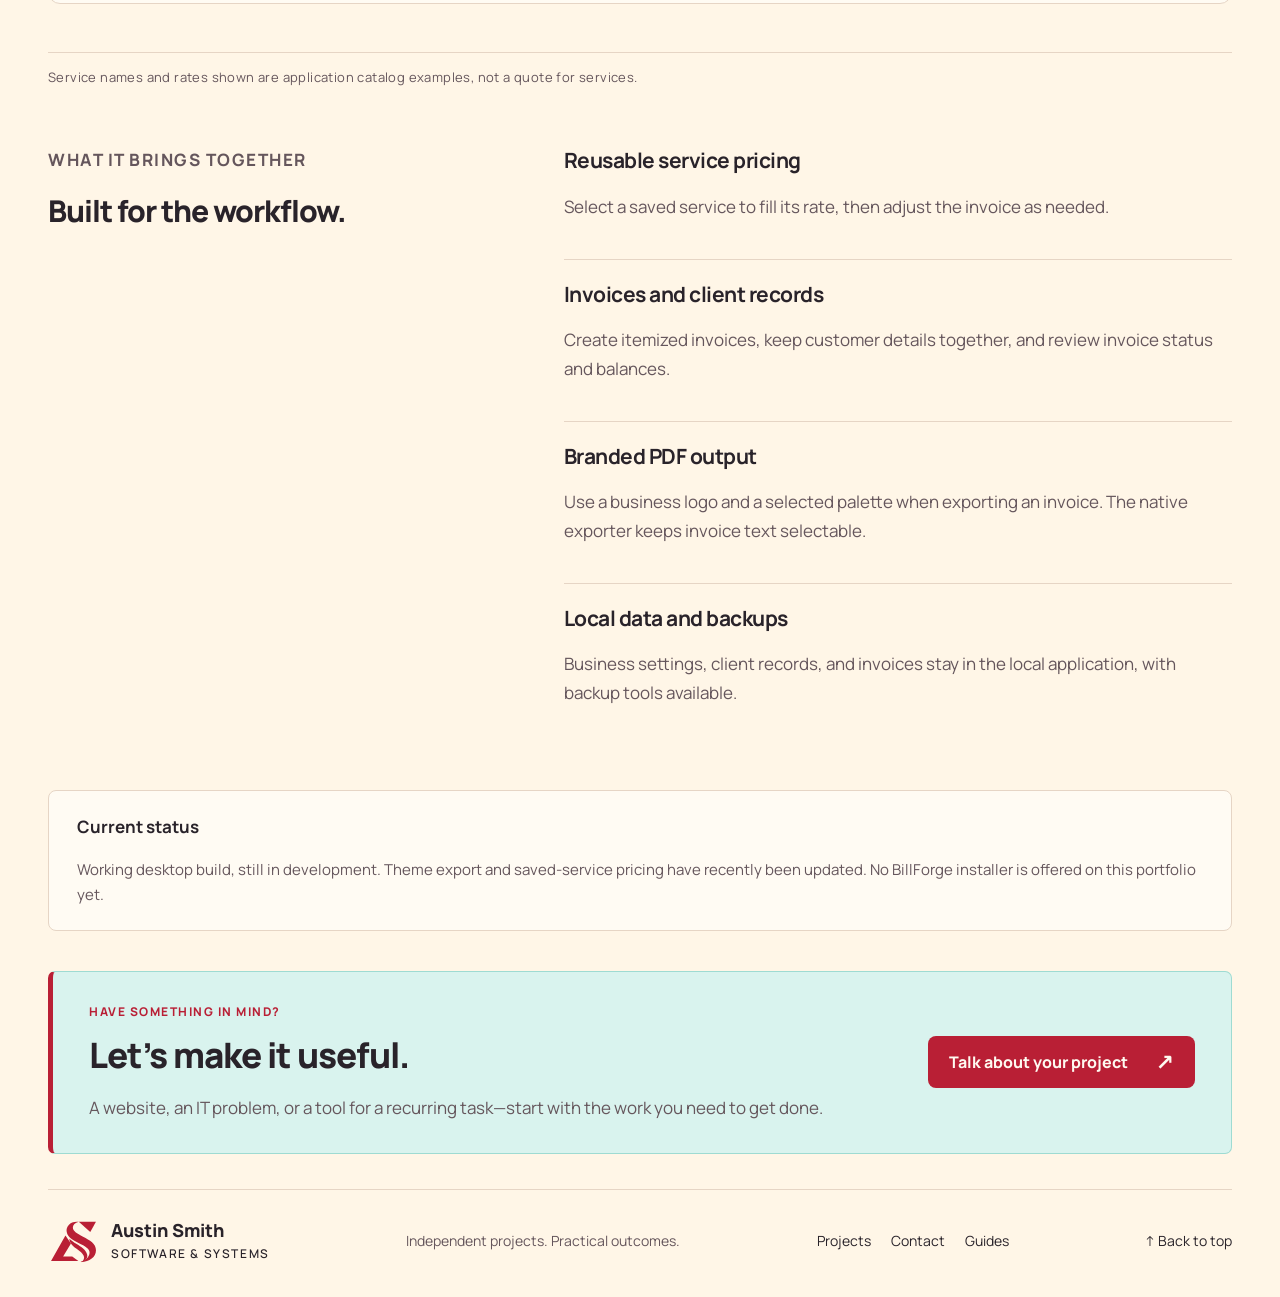
<file: project-billforge.html>
<!doctype html><html lang="en"><head><meta charset="utf-8"><meta name="viewport" content="width=device-width,initial-scale=1"><meta name="theme-color" content="#b91f35"><meta name="description" content="BillForge: local-first invoicing with service pricing, client records, and themed PDF exports."><title>BillForge · Austin Smith</title><link rel="icon" href="/assets/favicon.svg"><link rel="preload" href="/assets/Manrope.ttf" as="font" type="font/ttf" crossorigin><link rel="stylesheet" href="/assets/portfolio.css"><script src="/assets/portfolio.js" defer></script></head><body><a class="skip-link" href="#content">Skip to content</a><header class="site-header" id="top"><a class="brand-lockup" href="/" aria-label="Austin Smith home"><img src="/assets/as-monogram.svg" width="72" height="65" alt=""><span>Austin Smith<small>SOFTWARE &amp; SYSTEMS</small></span></a><nav class="main-nav" aria-label="Main navigation"><a href="/">What I Do</a><details class="nav-menu"><summary>Projects</summary><div class="nav-submenu"><a href="/projects.html">All Projects</a><a href="/test-environments.html">Test Environments</a></div></details><a href="/services.html">Consulting</a></nav></header><main id="content"><section class="project-intro"><a class="text-link" href="/projects.html">← All projects</a><p class="eyebrow">BUSINESS TOOLS</p><h1>BillForge</h1><h2>Clear invoices. Less busywork.</h2><p>A local-first desktop invoicing app built around the work small businesses do every day.</p><span class="status-pill">IN DEVELOPMENT</span></section><section class="capture-gallery" id="screenshots" aria-labelledby="capture-heading"><div class="capture-intro"><div><p class="eyebrow">INSIDE BILLFORGE</p><h2 id="capture-heading">A closer look at the work.</h2></div><p>Actual application screenshots. Select a view, then open it at full size.</p></div><div class="capture-tabs" role="group" aria-label="Choose a project screenshot"><button type="button" data-capture="pricing" data-src="/assets/billforge-pricing.png" data-title="Set a price once. Reuse it." data-description="Keep a catalog of common services and default rates for invoice entry." aria-pressed="true">Service catalog</button><button type="button" data-capture="theme" data-src="/assets/billforge-theme.png" data-title="Choose a visual identity." data-description="Six palettes for the workspace, with the selected colors passed to PDF export." aria-pressed="false">Design themes</button></div><figure class="capture-figure"><button type="button" id="capture-enlarge" aria-label="Enlarge the current screenshot"><img id="capture-image" src="/assets/billforge-pricing.png" width="1920" height="1080" alt="Set a price once. Reuse it.: Keep a catalog of common services and default rates for invoice entry."><span class="capture-zoom" aria-hidden="true">View full size ↗</span></button><figcaption aria-live="polite"><strong id="capture-title">Set a price once. Reuse it.</strong><span id="capture-description">Keep a catalog of common services and default rates for invoice entry.</span><small>BillForge · Development build</small></figcaption></figure></section><dialog id="capture-dialog" aria-label="Full-size project screenshot"><form method="dialog"><button class="capture-close" autofocus>Close ×</button></form><img id="capture-full" alt=""><p id="capture-full-caption"></p></dialog><p class="screenshot-note">Service names and rates shown are application catalog examples, not a quote for services.</p><section class="feature-list"><div><p class="eyebrow">WHAT IT BRINGS TOGETHER</p><h2>Built for the workflow.</h2></div><div><article><h3>Reusable service pricing</h3><p>Select a saved service to fill its rate, then adjust the invoice as needed.</p></article><article><h3>Invoices and client records</h3><p>Create itemized invoices, keep customer details together, and review invoice status and balances.</p></article><article><h3>Branded PDF output</h3><p>Use a business logo and a selected palette when exporting an invoice. The native exporter keeps invoice text selectable.</p></article><article><h3>Local data and backups</h3><p>Business settings, client records, and invoices stay in the local application, with backup tools available.</p></article></div></section><aside class="project-status-note"><strong>Current status</strong><p>Working desktop build, still in development. Theme export and saved-service pricing have recently been updated. No BillForge installer is offered on this portfolio yet.</p></aside><section class="next-step"><div><p class="eyebrow">HAVE SOMETHING IN MIND?</p><h2>Let’s make it useful.</h2><p>A website, an IT problem, or a tool for a recurring task—start with the work you need to get done.</p></div><a class="button primary" href="/contact.html">Talk about your project <span aria-hidden="true">↗</span></a></section></main><footer class="site-footer"><a class="brand-lockup" href="/"><img src="/assets/as-monogram.svg" width="51" height="46" alt=""><span>Austin Smith<small>SOFTWARE &amp; SYSTEMS</small></span></a><p>Independent projects. Practical outcomes.</p><nav aria-label="Footer navigation"><a href="/projects.html">Projects</a><a href="/contact.html">Contact</a><a href="/tutorials.html">Guides</a></nav><a class="back-top" href="#top">↑ Back to top</a></footer></body></html>
</file>
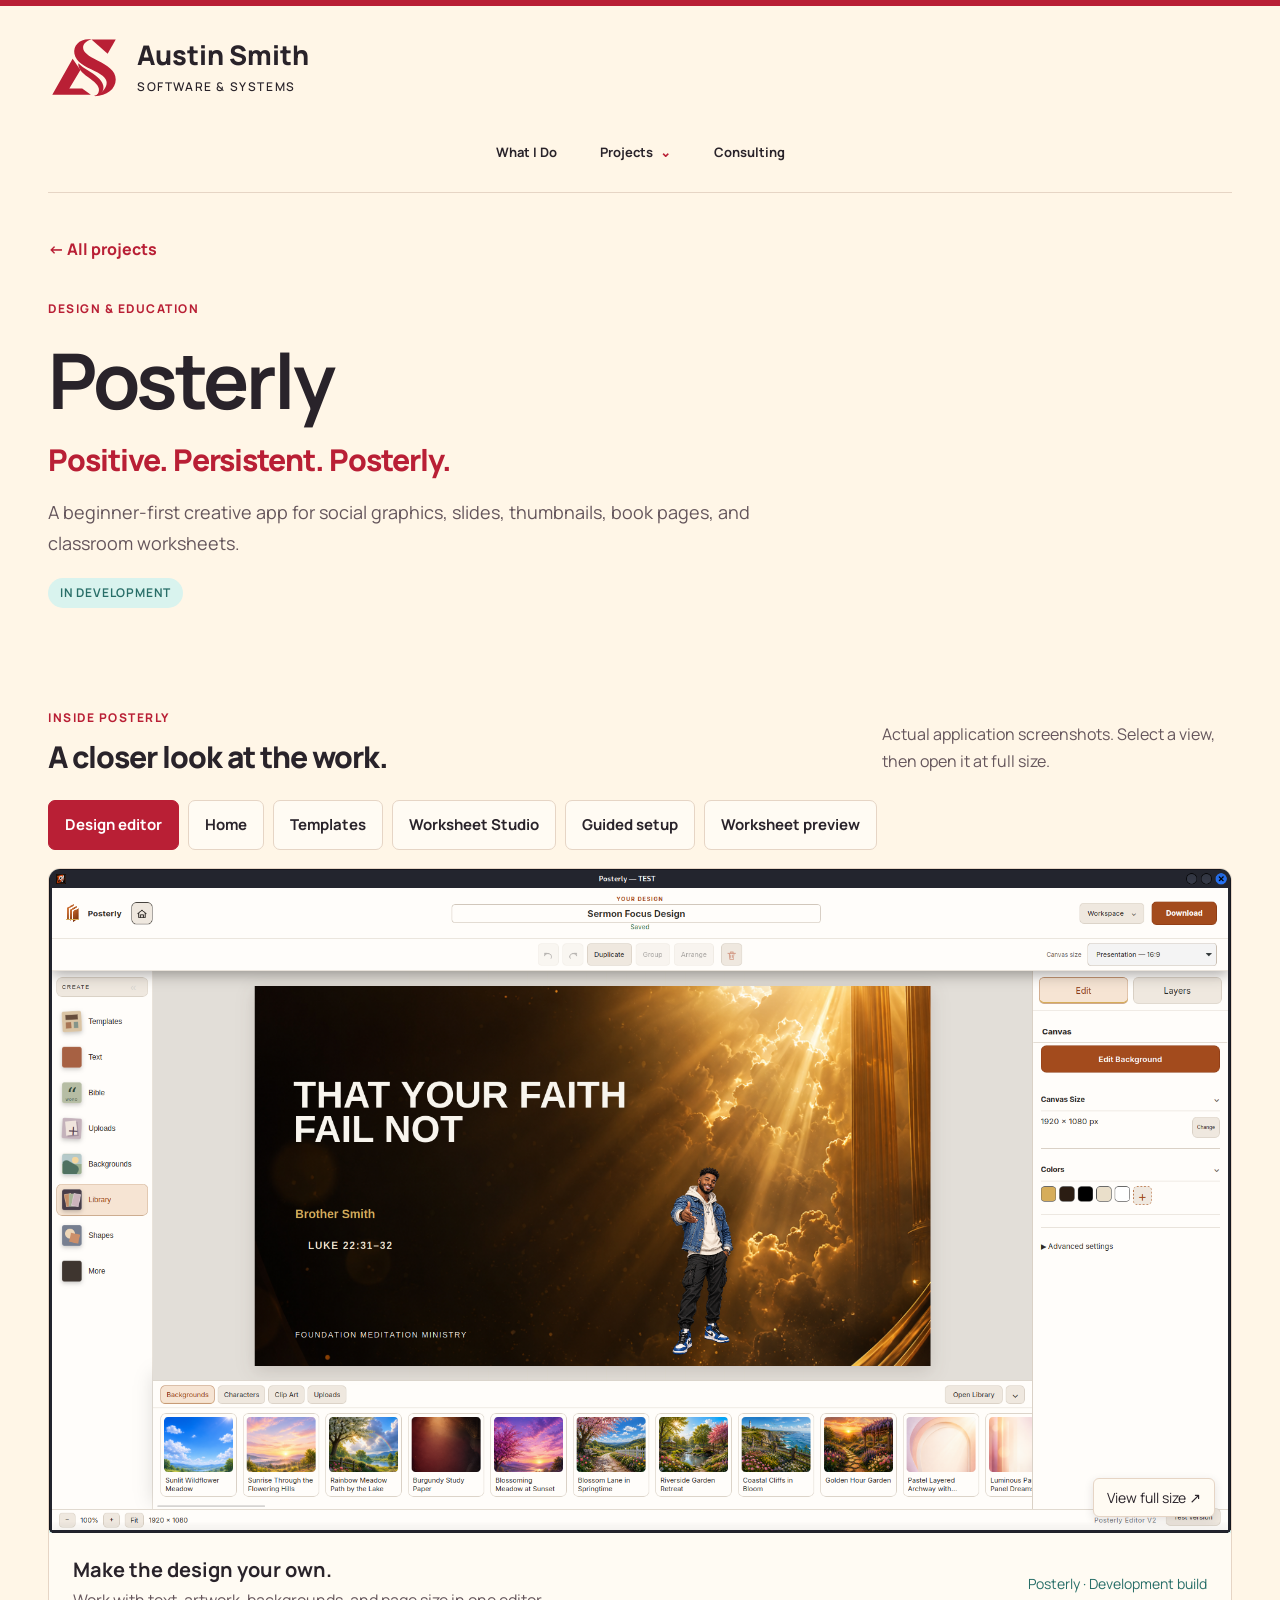
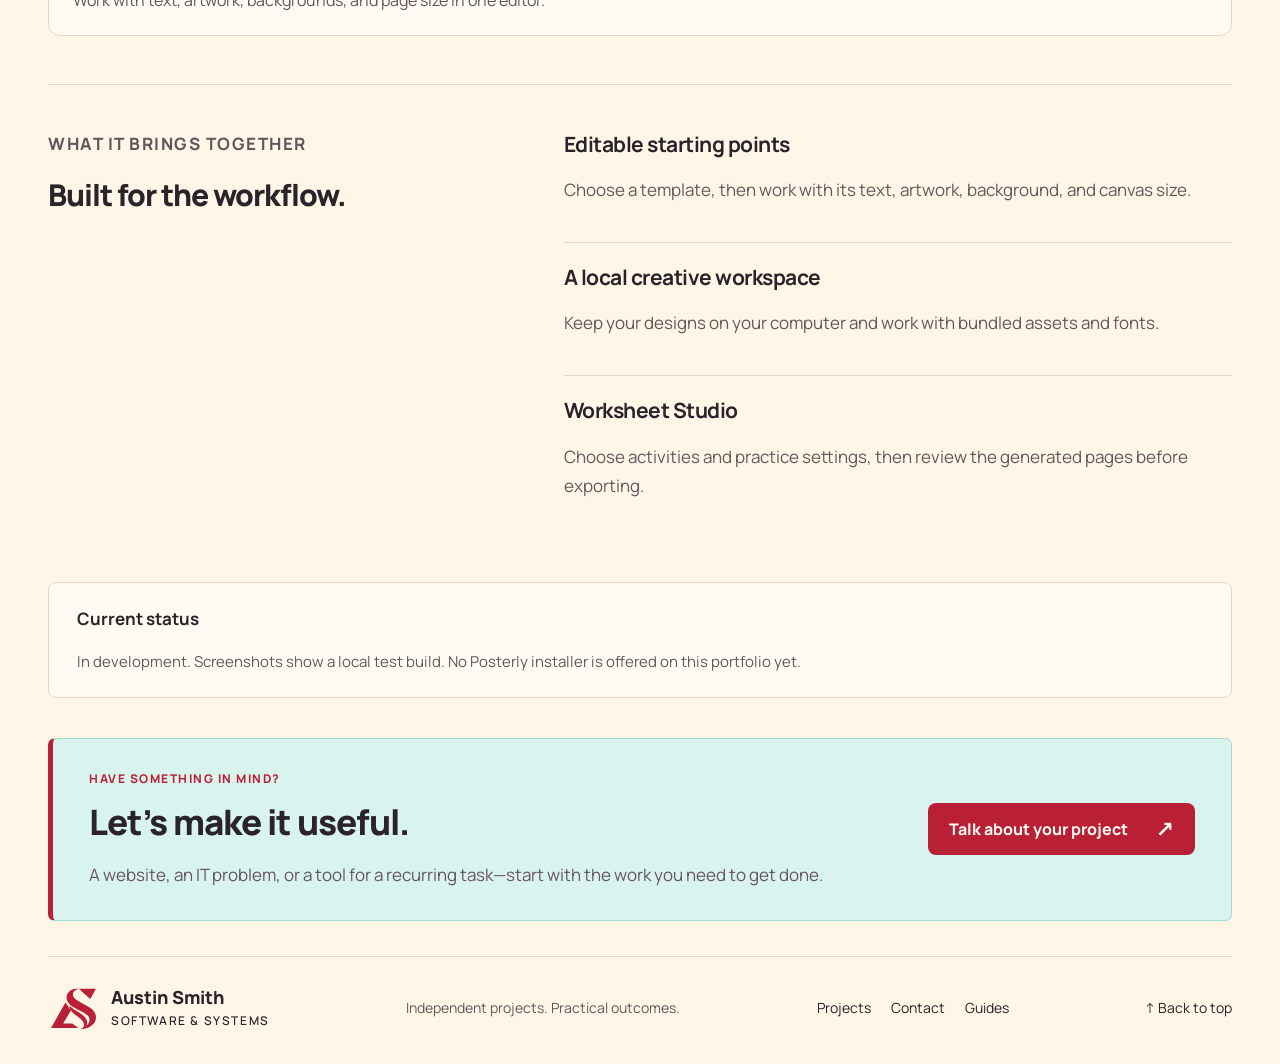
<file: project-posterly.html>
<!doctype html><html lang="en"><head><meta charset="utf-8"><meta name="viewport" content="width=device-width,initial-scale=1"><meta name="theme-color" content="#b91f35"><meta name="description" content="A closer look at Posterly: local creative tools for graphics, slides, and classroom worksheets."><title>Posterly · Austin Smith</title><link rel="icon" href="/assets/favicon.svg"><link rel="preload" href="/assets/Manrope.ttf" as="font" type="font/ttf" crossorigin><link rel="stylesheet" href="/assets/portfolio.css"><script src="/assets/portfolio.js" defer></script></head><body><a class="skip-link" href="#content">Skip to content</a><header class="site-header" id="top"><a class="brand-lockup" href="/" aria-label="Austin Smith home"><img src="/assets/as-monogram.svg" width="72" height="65" alt=""><span>Austin Smith<small>SOFTWARE &amp; SYSTEMS</small></span></a><nav class="main-nav" aria-label="Main navigation"><a href="/">What I Do</a><details class="nav-menu"><summary>Projects</summary><div class="nav-submenu"><a href="/projects.html">All Projects</a><a href="/test-environments.html">Test Environments</a></div></details><a href="/services.html">Consulting</a></nav></header><main id="content"><section class="project-intro"><a class="text-link" href="/projects.html">← All projects</a><p class="eyebrow">DESIGN &amp; EDUCATION</p><h1>Posterly</h1><h2>Positive. Persistent. Posterly.</h2><p>A beginner-first creative app for social graphics, slides, thumbnails, book pages, and classroom worksheets.</p><span class="status-pill">IN DEVELOPMENT</span></section><section class="capture-gallery" id="screenshots" aria-labelledby="capture-heading"><div class="capture-intro"><div><p class="eyebrow">INSIDE POSTERLY</p><h2 id="capture-heading">A closer look at the work.</h2></div><p>Actual application screenshots. Select a view, then open it at full size.</p></div><div class="capture-tabs" role="group" aria-label="Choose a project screenshot"><button type="button" data-capture="editor" data-src="/assets/posterly-editor.png" data-title="Make the design your own." data-description="Work with text, artwork, backgrounds, and page size in one editor." aria-pressed="true">Design editor</button><button type="button" data-capture="home" data-src="/assets/posterly-home.png" data-title="Start with an idea." data-description="Choose a format or an editable starting template." aria-pressed="false">Home</button><button type="button" data-capture="templates" data-src="/assets/posterly-templates.png" data-title="Find a starting point." data-description="Browse templates for Scripture, events, social posts, and book pages." aria-pressed="false">Templates</button><button type="button" data-capture="worksheets" data-src="/assets/posterly-worksheets.png" data-title="Build for the classroom." data-description="Start with one activity or a reading and math packet." aria-pressed="false">Worksheet Studio</button><button type="button" data-capture="setup" data-src="/assets/posterly-setup.png" data-title="Set up the practice." data-description="Choose activities, practice level, question count, and writing space." aria-pressed="false">Guided setup</button><button type="button" data-capture="preview" data-src="/assets/posterly-preview.png" data-title="Review the page as you build." data-description="Adjust activities alongside a preview of the printable worksheet." aria-pressed="false">Worksheet preview</button></div><figure class="capture-figure"><button type="button" id="capture-enlarge" aria-label="Enlarge the current screenshot"><img id="capture-image" src="/assets/posterly-editor.png" width="1920" height="1080" alt="Make the design your own.: Work with text, artwork, backgrounds, and page size in one editor."><span class="capture-zoom" aria-hidden="true">View full size ↗</span></button><figcaption aria-live="polite"><strong id="capture-title">Make the design your own.</strong><span id="capture-description">Work with text, artwork, backgrounds, and page size in one editor.</span><small>Posterly · Development build</small></figcaption></figure></section><dialog id="capture-dialog" aria-label="Full-size project screenshot"><form method="dialog"><button class="capture-close" autofocus>Close ×</button></form><img id="capture-full" alt=""><p id="capture-full-caption"></p></dialog><section class="feature-list"><div><p class="eyebrow">WHAT IT BRINGS TOGETHER</p><h2>Built for the workflow.</h2></div><div><article><h3>Editable starting points</h3><p>Choose a template, then work with its text, artwork, background, and canvas size.</p></article><article><h3>A local creative workspace</h3><p>Keep your designs on your computer and work with bundled assets and fonts.</p></article><article><h3>Worksheet Studio</h3><p>Choose activities and practice settings, then review the generated pages before exporting.</p></article></div></section><aside class="project-status-note"><strong>Current status</strong><p>In development. Screenshots show a local test build. No Posterly installer is offered on this portfolio yet.</p></aside><section class="next-step"><div><p class="eyebrow">HAVE SOMETHING IN MIND?</p><h2>Let’s make it useful.</h2><p>A website, an IT problem, or a tool for a recurring task—start with the work you need to get done.</p></div><a class="button primary" href="/contact.html">Talk about your project <span aria-hidden="true">↗</span></a></section></main><footer class="site-footer"><a class="brand-lockup" href="/"><img src="/assets/as-monogram.svg" width="51" height="46" alt=""><span>Austin Smith<small>SOFTWARE &amp; SYSTEMS</small></span></a><p>Independent projects. Practical outcomes.</p><nav aria-label="Footer navigation"><a href="/projects.html">Projects</a><a href="/contact.html">Contact</a><a href="/tutorials.html">Guides</a></nav><a class="back-top" href="#top">↑ Back to top</a></footer></body></html>
</file>
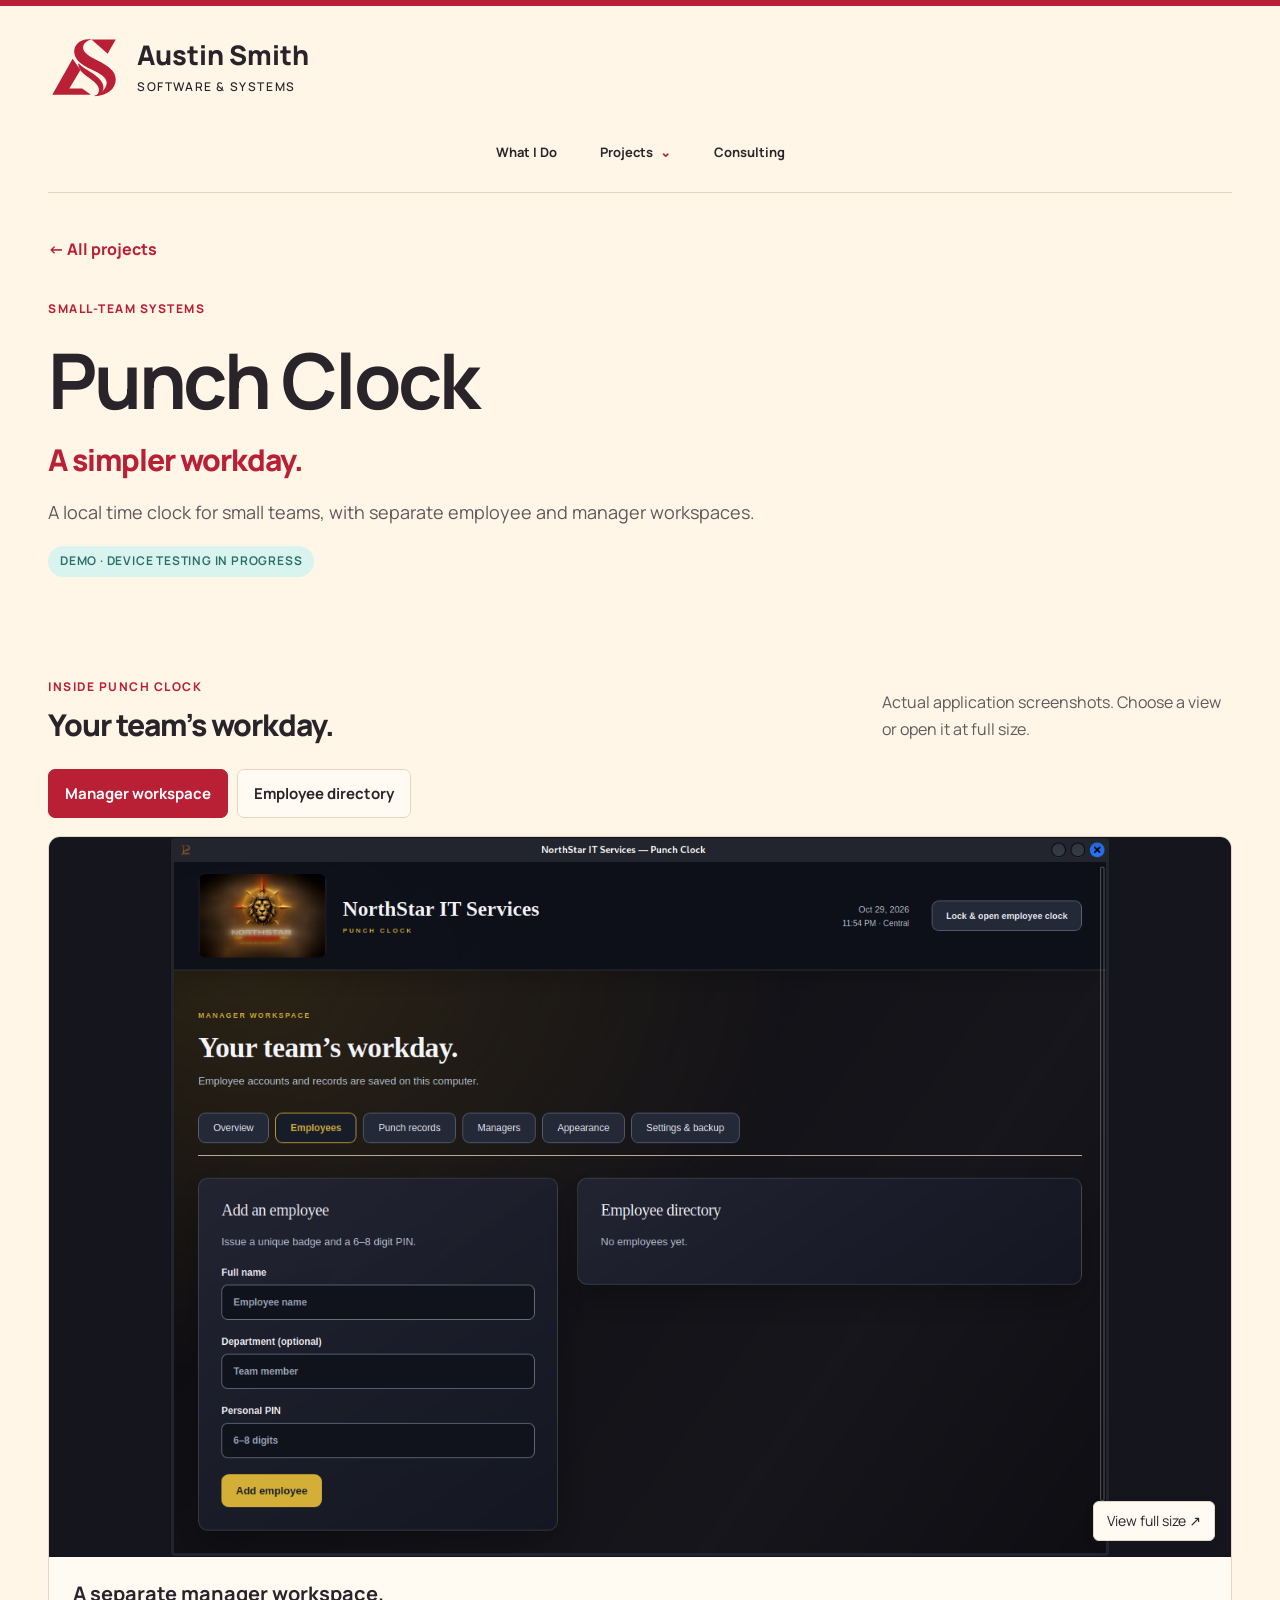
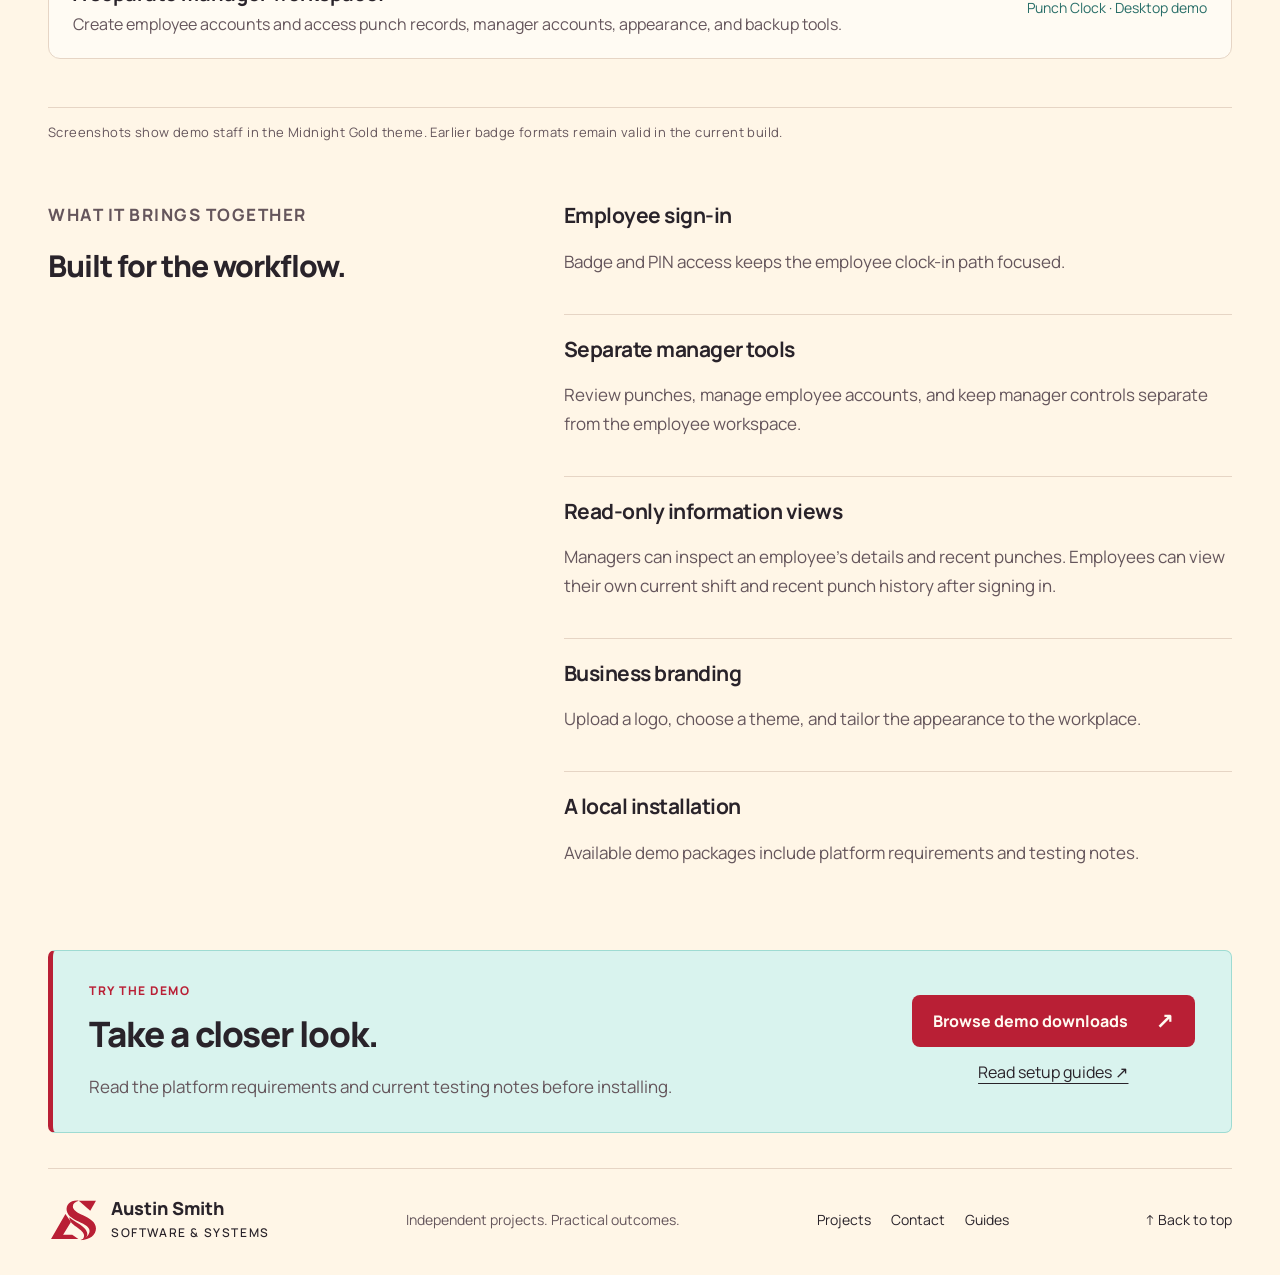
<file: project-punch.html>
<!doctype html><html lang="en"><head><meta charset="utf-8"><meta name="viewport" content="width=device-width,initial-scale=1"><meta name="theme-color" content="#b91f35"><meta name="description" content="Northstar Punch Clock: employee clock-in, manager review, and local workplace records."><title>Punch Clock · Austin Smith</title><link rel="icon" href="/assets/favicon.svg"><link rel="preload" href="/assets/Manrope.ttf" as="font" type="font/ttf" crossorigin><link rel="stylesheet" href="/assets/portfolio.css"><script src="/assets/portfolio.js" defer></script></head><body><a class="skip-link" href="#content">Skip to content</a><header class="site-header" id="top"><a class="brand-lockup" href="/" aria-label="Austin Smith home"><img src="/assets/as-monogram.svg" width="72" height="65" alt=""><span>Austin Smith<small>SOFTWARE &amp; SYSTEMS</small></span></a><nav class="main-nav" aria-label="Main navigation"><a href="/">What I Do</a><details class="nav-menu"><summary>Projects</summary><div class="nav-submenu"><a href="/projects.html">All Projects</a><a href="/test-environments.html">Test Environments</a></div></details><a href="/services.html">Consulting</a></nav></header><main id="content"><section class="project-intro"><a class="text-link" href="/projects.html">← All projects</a><p class="eyebrow">SMALL-TEAM SYSTEMS</p><h1>Punch Clock</h1><h2>A simpler workday.</h2><p>A local time clock for small teams, with separate employee and manager workspaces.</p><span class="status-pill">DEMO · DEVICE TESTING IN PROGRESS</span></section><section class="capture-gallery punch-gallery" id="screenshots" aria-labelledby="capture-heading"><div class="capture-intro"><div><p class="eyebrow">INSIDE PUNCH CLOCK</p><h2 id="capture-heading">Your team’s workday.</h2></div><p>Actual application screenshots. Choose a view or open it at full size.</p></div><div class="capture-tabs" role="group" aria-label="Choose a project screenshot"><button type="button" data-capture="manager" data-src="/assets/punch-manager.png" data-title="A separate manager workspace." data-description="Create employee accounts and access punch records, manager accounts, appearance, and backup tools." aria-pressed="true">Manager workspace</button><button type="button" data-capture="directory" data-src="/assets/punch-directory.png" data-title="Employee tools in one place." data-description="A demo employee record with badge printing, PIN reset, and account status controls." aria-pressed="false">Employee directory</button></div><figure class="capture-figure"><button type="button" id="capture-enlarge" aria-label="Enlarge the current screenshot"><img id="capture-image" src="/assets/punch-manager.png" width="1170" height="896" alt="A separate manager workspace: employee setup and the manager navigation"><span class="capture-zoom" aria-hidden="true">View full size ↗</span></button><figcaption aria-live="polite"><strong id="capture-title">A separate manager workspace.</strong><span id="capture-description">Create employee accounts and access punch records, manager accounts, appearance, and backup tools.</span><small>Punch Clock · Desktop demo</small></figcaption></figure></section><dialog id="capture-dialog" aria-label="Full-size project screenshot"><form method="dialog"><button class="capture-close" autofocus>Close ×</button></form><img id="capture-full" alt=""><p id="capture-full-caption"></p></dialog><p class="screenshot-note">Screenshots show demo staff in the Midnight Gold theme. Earlier badge formats remain valid in the current build.</p><section class="feature-list"><div><p class="eyebrow">WHAT IT BRINGS TOGETHER</p><h2>Built for the workflow.</h2></div><div><article><h3>Employee sign-in</h3><p>Badge and PIN access keeps the employee clock-in path focused.</p></article><article><h3>Separate manager tools</h3><p>Review punches, manage employee accounts, and keep manager controls separate from the employee workspace.</p></article><article><h3>Read-only information views</h3><p>Managers can inspect an employee’s details and recent punches. Employees can view their own current shift and recent punch history after signing in.</p></article><article><h3>Business branding</h3><p>Upload a logo, choose a theme, and tailor the appearance to the workplace.</p></article><article><h3>A local installation</h3><p>Available demo packages include platform requirements and testing notes.</p></article></div></section><section class="next-step"><div><p class="eyebrow">TRY THE DEMO</p><h2>Take a closer look.</h2><p>Read the platform requirements and current testing notes before installing.</p></div><div class="next-actions"><a class="button primary" href="/downloads.html">Browse demo downloads <span aria-hidden="true">↗</span></a><a class="tutorial-link" href="/tutorials.html">Read setup guides ↗</a></div></section></main><footer class="site-footer"><a class="brand-lockup" href="/"><img src="/assets/as-monogram.svg" width="51" height="46" alt=""><span>Austin Smith<small>SOFTWARE &amp; SYSTEMS</small></span></a><p>Independent projects. Practical outcomes.</p><nav aria-label="Footer navigation"><a href="/projects.html">Projects</a><a href="/contact.html">Contact</a><a href="/tutorials.html">Guides</a></nav><a class="back-top" href="#top">↑ Back to top</a></footer></body></html>
</file>
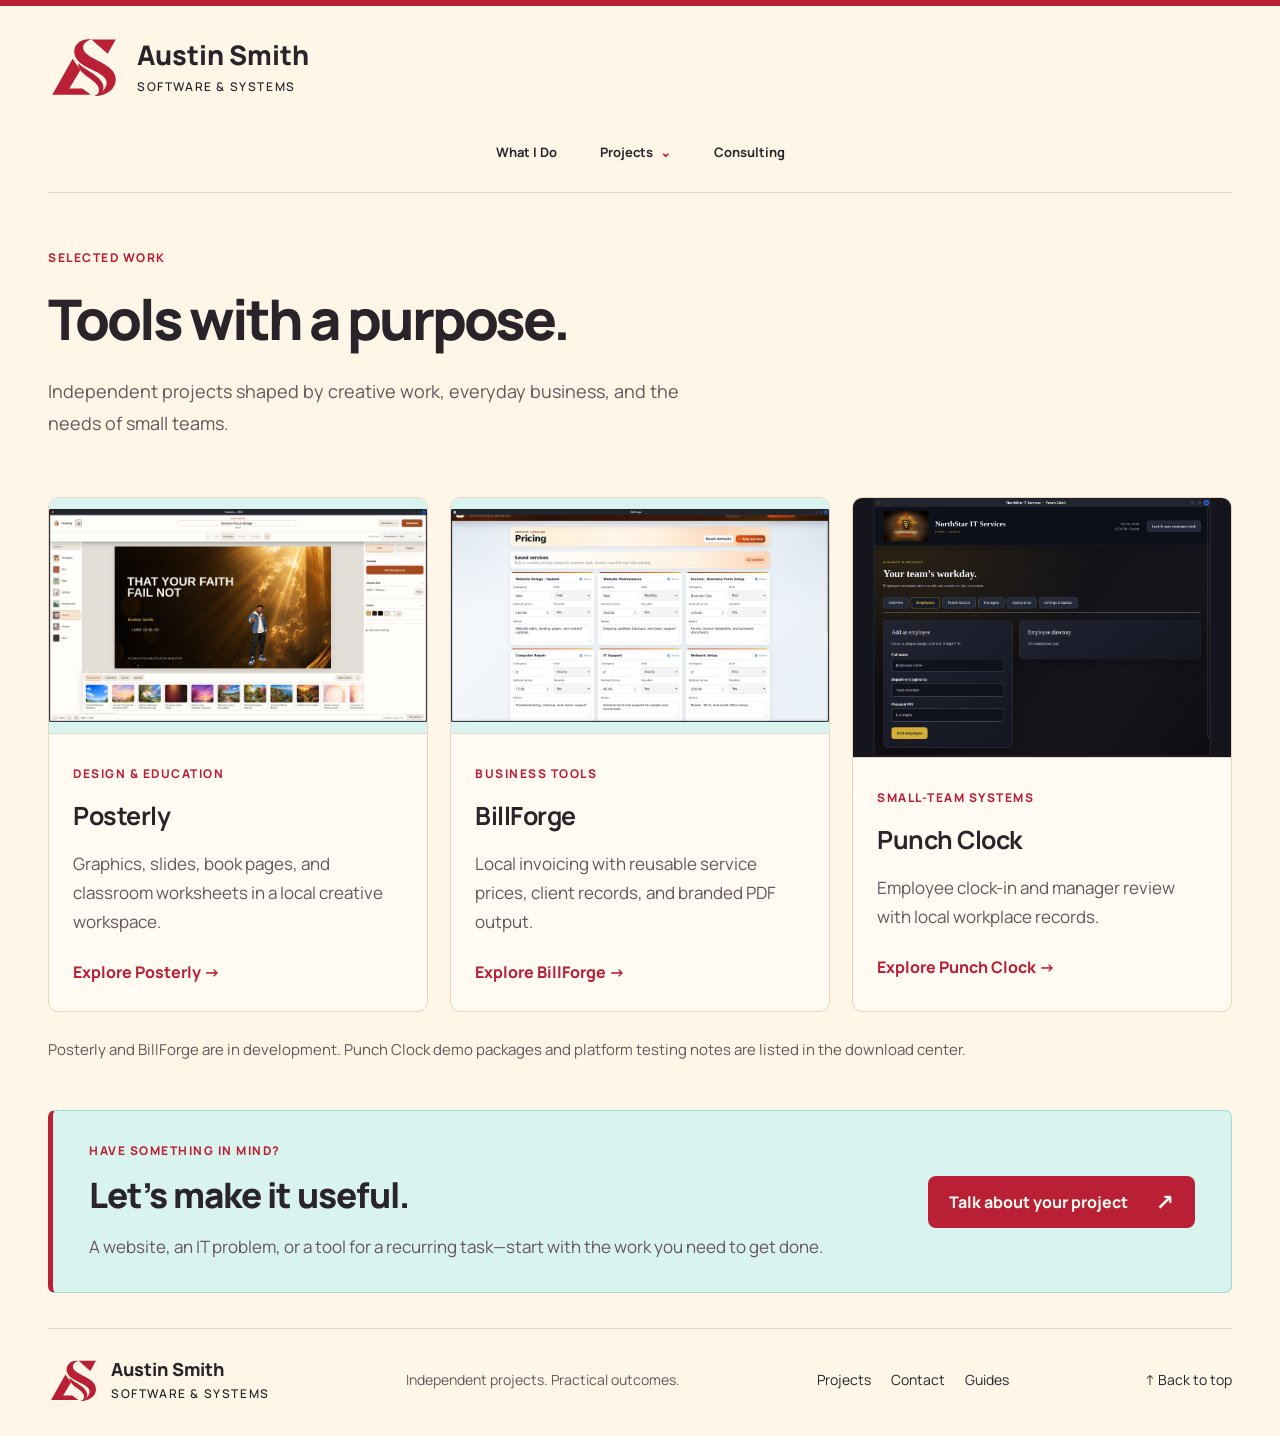
<file: projects.html>
<!doctype html><html lang="en"><head><meta charset="utf-8"><meta name="viewport" content="width=device-width,initial-scale=1"><meta name="theme-color" content="#b91f35"><meta name="description" content="Explore Posterly, BillForge, and Northstar Punch Clock: independent software projects by Austin Smith."><title>Projects · Austin Smith</title><link rel="icon" href="/assets/favicon.svg"><link rel="preload" href="/assets/Manrope.ttf" as="font" type="font/ttf" crossorigin><link rel="stylesheet" href="/assets/portfolio.css"><script src="/assets/portfolio.js" defer></script></head><body><a class="skip-link" href="#content">Skip to content</a><header class="site-header" id="top"><a class="brand-lockup" href="/" aria-label="Austin Smith home"><img src="/assets/as-monogram.svg" width="72" height="65" alt=""><span>Austin Smith<small>SOFTWARE &amp; SYSTEMS</small></span></a><nav class="main-nav" aria-label="Main navigation"><a href="/">What I Do</a><details class="nav-menu"><summary>Projects</summary><div class="nav-submenu"><a href="/projects.html">All Projects</a><a href="/test-environments.html">Test Environments</a></div></details><a href="/services.html">Consulting</a></nav></header><main id="content"><section class="page-intro"><p class="eyebrow">SELECTED WORK</p><h1>Tools with a purpose.</h1><p>Independent projects shaped by creative work, everyday business, and the needs of small teams.</p></section><div class="work-grid"><article class="work-card"><a class="work-card-art" href="/project-posterly.html"><img src="/assets/posterly-editor.png" width="1920" height="1080" loading="lazy" alt="Posterly editor with artwork and design tools"></a><div class="work-card-copy"><span class="eyebrow">DESIGN &amp; EDUCATION</span><h3><a href="/project-posterly.html">Posterly</a></h3><p>Graphics, slides, book pages, and classroom worksheets in a local creative workspace.</p><a class="text-link" href="/project-posterly.html">Explore Posterly →</a></div></article><article class="work-card"><a class="work-card-art" href="/project-billforge.html"><img src="/assets/billforge-pricing.png" width="1920" height="1080" loading="lazy" alt="BillForge saved service pricing catalog"></a><div class="work-card-copy"><span class="eyebrow">BUSINESS TOOLS</span><h3><a href="/project-billforge.html">BillForge</a></h3><p>Local invoicing with reusable service prices, client records, and branded PDF output.</p><a class="text-link" href="/project-billforge.html">Explore BillForge →</a></div></article><article class="work-card"><a class="work-card-art punch-card-capture" href="/project-punch.html" aria-label="Explore Punch Clock"><img src="/assets/punch-manager.png" width="1170" height="896" loading="lazy" alt="Northstar Punch Clock manager workspace with employee setup and directory"></a><div class="work-card-copy"><span class="eyebrow">SMALL-TEAM SYSTEMS</span><h3><a href="/project-punch.html">Punch Clock</a></h3><p>Employee clock-in and manager review with local workplace records.</p><a class="text-link" href="/project-punch.html">Explore Punch Clock →</a></div></article></div><p class="project-disclosure">Posterly and BillForge are in development. Punch Clock demo packages and platform testing notes are listed in the download center.</p><section class="next-step"><div><p class="eyebrow">HAVE SOMETHING IN MIND?</p><h2>Let’s make it useful.</h2><p>A website, an IT problem, or a tool for a recurring task—start with the work you need to get done.</p></div><a class="button primary" href="/contact.html">Talk about your project <span aria-hidden="true">↗</span></a></section></main><footer class="site-footer"><a class="brand-lockup" href="/"><img src="/assets/as-monogram.svg" width="51" height="46" alt=""><span>Austin Smith<small>SOFTWARE &amp; SYSTEMS</small></span></a><p>Independent projects. Practical outcomes.</p><nav aria-label="Footer navigation"><a href="/projects.html">Projects</a><a href="/contact.html">Contact</a><a href="/tutorials.html">Guides</a></nav><a class="back-top" href="#top">↑ Back to top</a></footer></body></html>
</file>
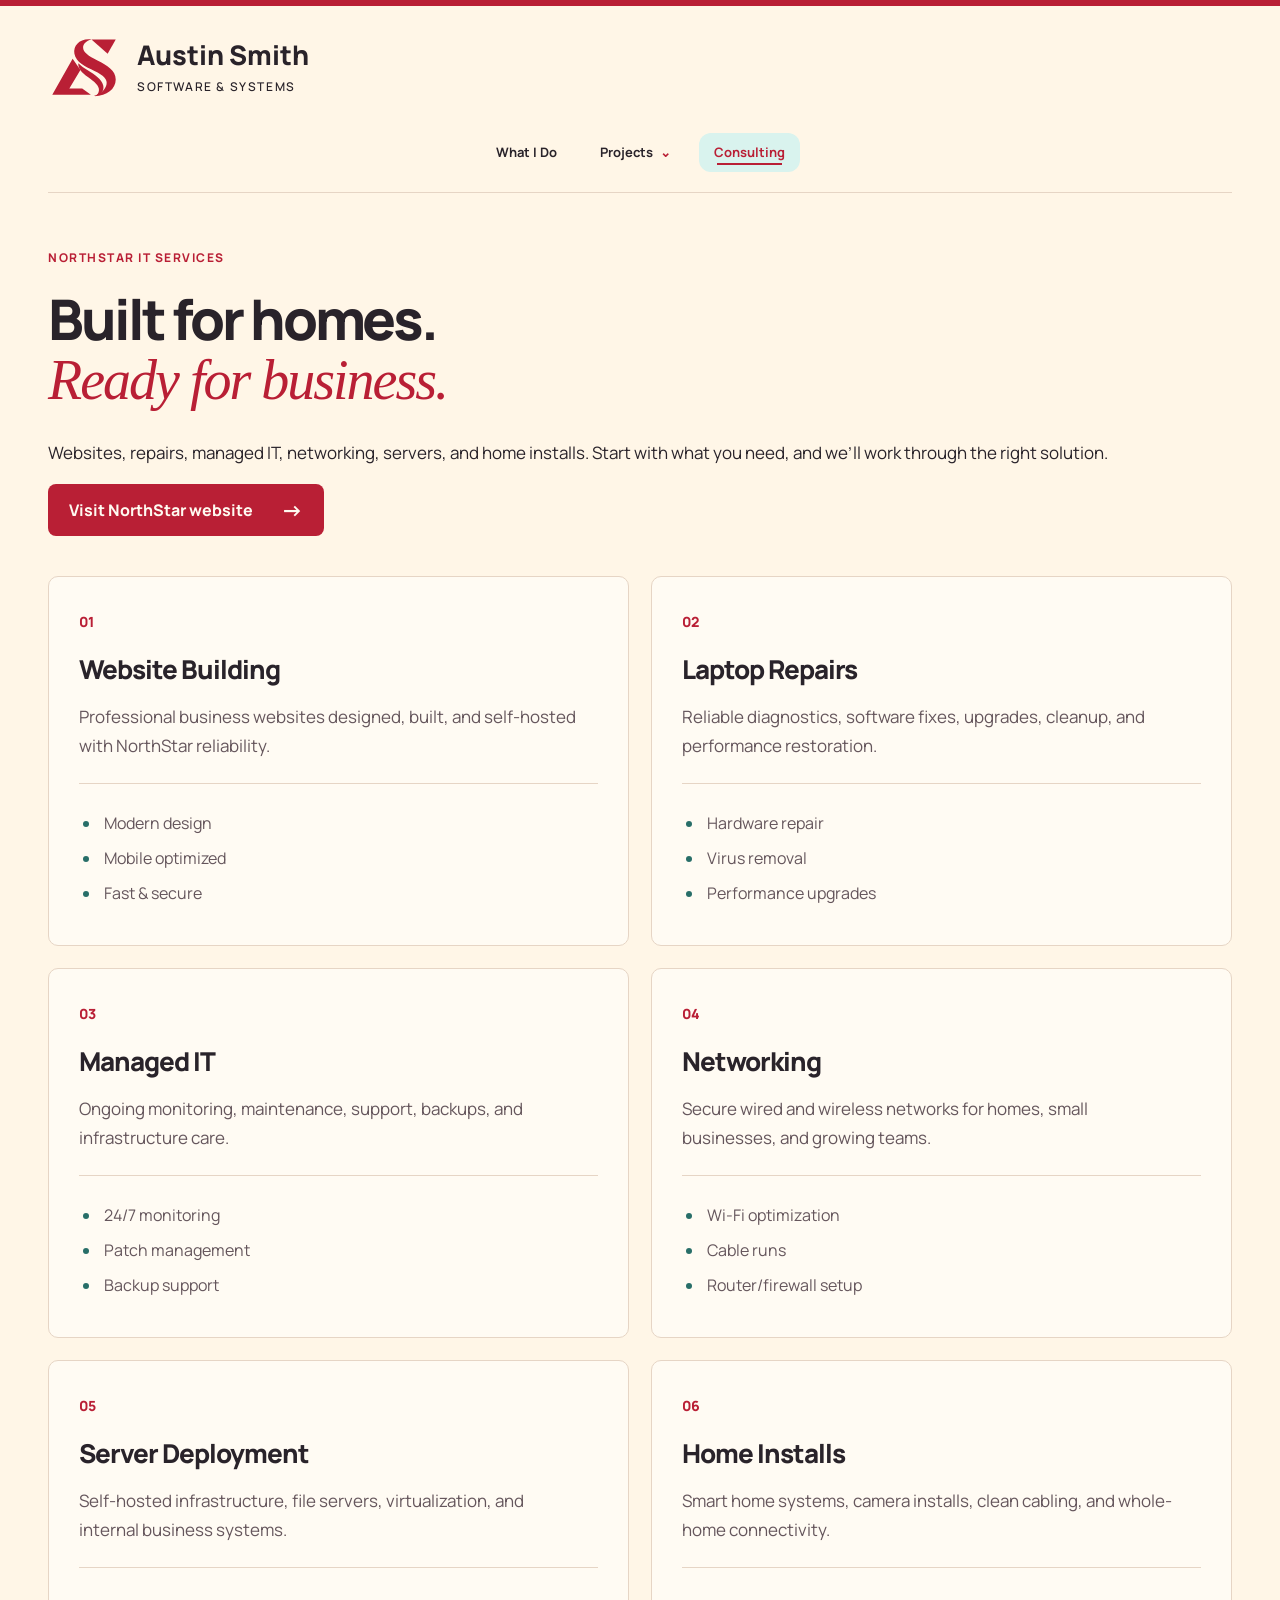
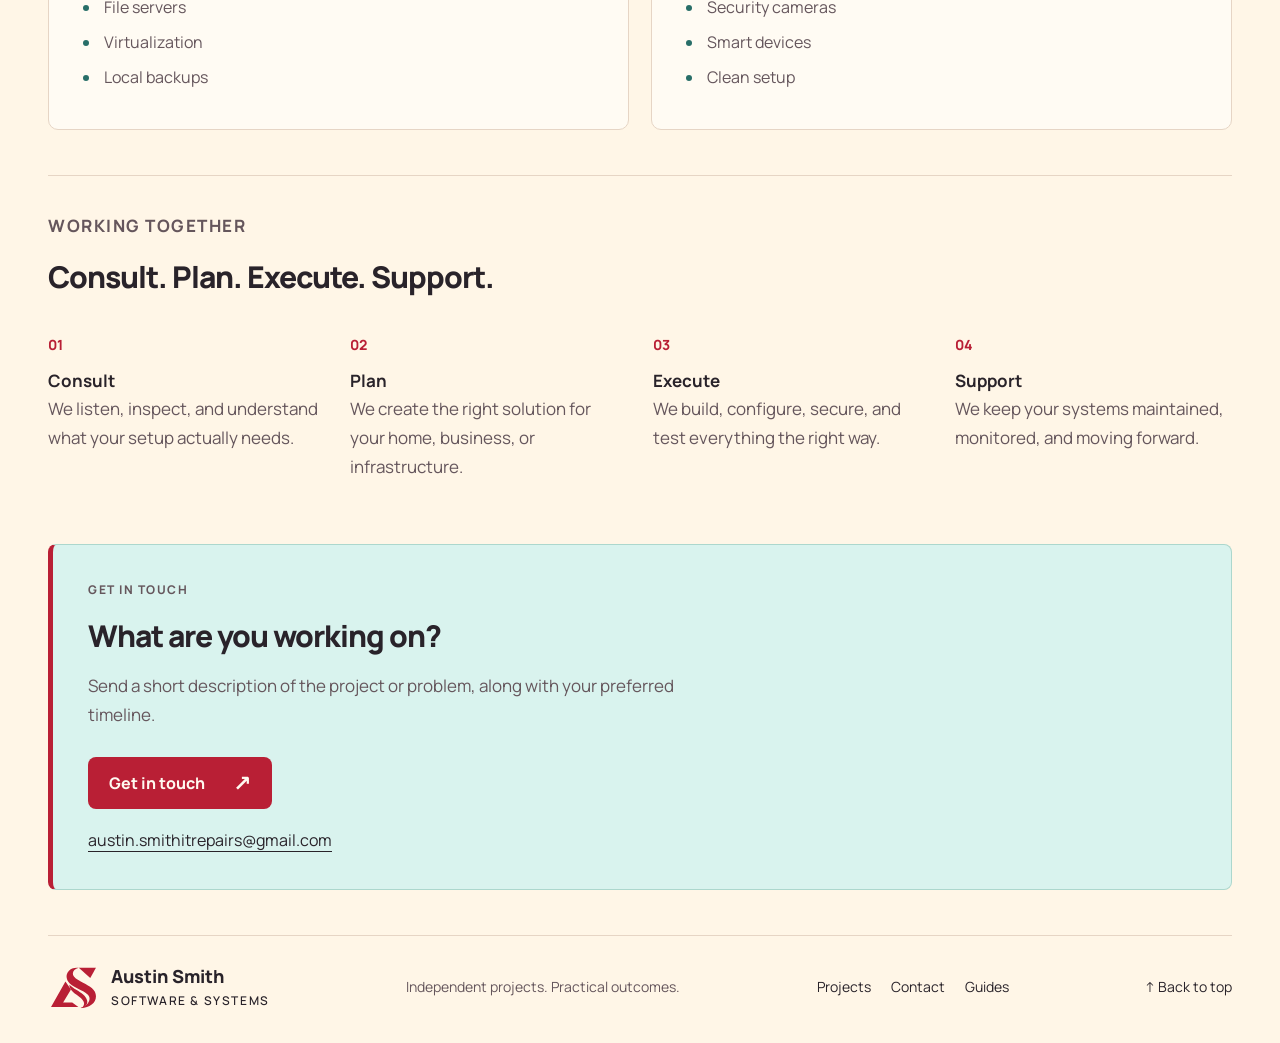
<file: services.html>
<!doctype html><html lang="en"><head><meta charset="utf-8"><meta name="viewport" content="width=device-width,initial-scale=1"><meta name="theme-color" content="#b91f35"><meta name="description" content="Website work, IT support, systems setup, and practical software tools from Austin Smith."><title>Services · Austin Smith</title><link rel="icon" href="/assets/favicon.svg"><link rel="preload" href="/assets/Manrope.ttf" as="font" type="font/ttf" crossorigin><link rel="stylesheet" href="/assets/portfolio.css"><script src="/assets/portfolio.js" defer></script></head><body><a class="skip-link" href="#content">Skip to content</a><header class="site-header" id="top"><a class="brand-lockup" href="/" aria-label="Austin Smith home"><img src="/assets/as-monogram.svg" width="72" height="65" alt=""><span>Austin Smith<small>SOFTWARE &amp; SYSTEMS</small></span></a><nav class="main-nav" aria-label="Main navigation"><a href="/">What I Do</a><details class="nav-menu"><summary>Projects</summary><div class="nav-submenu"><a href="/projects.html">All Projects</a><a href="/test-environments.html">Test Environments</a></div></details><a href="/services.html" aria-current="page">Consulting</a></nav></header><main id="content"><section class="page-intro"><p class="eyebrow">NORTHSTAR IT SERVICES</p><h1>Built for homes.<br><em>Ready for business.</em></h1><p>Websites, repairs, managed IT, networking, servers, and home installs. Start with what you need, and we’ll work through the right solution.</p><a class="button primary" href="/northstar.html">Visit NorthStar website <span aria-hidden="true">→</span></a></section><section class="service-grid northstar-services" aria-label="NorthStar IT Services"><article><span>01</span><h2>Website Building</h2><p>Professional business websites designed, built, and self-hosted with NorthStar reliability.</p><ul><li>Modern design</li><li>Mobile optimized</li><li>Fast &amp; secure</li></ul></article><article><span>02</span><h2>Laptop Repairs</h2><p>Reliable diagnostics, software fixes, upgrades, cleanup, and performance restoration.</p><ul><li>Hardware repair</li><li>Virus removal</li><li>Performance upgrades</li></ul></article><article><span>03</span><h2>Managed IT</h2><p>Ongoing monitoring, maintenance, support, backups, and infrastructure care.</p><ul><li>24/7 monitoring</li><li>Patch management</li><li>Backup support</li></ul></article><article><span>04</span><h2>Networking</h2><p>Secure wired and wireless networks for homes, small businesses, and growing teams.</p><ul><li>Wi-Fi optimization</li><li>Cable runs</li><li>Router/firewall setup</li></ul></article><article><span>05</span><h2>Server Deployment</h2><p>Self-hosted infrastructure, file servers, virtualization, and internal business systems.</p><ul><li>File servers</li><li>Virtualization</li><li>Local backups</li></ul></article><article><span>06</span><h2>Home Installs</h2><p>Smart home systems, camera installs, clean cabling, and whole-home connectivity.</p><ul><li>Security cameras</li><li>Smart devices</li><li>Clean setup</li></ul></article></section><section class="service-process northstar-process"><p class="eyebrow">WORKING TOGETHER</p><h2>Consult. Plan. Execute. Support.</h2><div><p><span class="process-number">01</span><strong>Consult</strong><br>We listen, inspect, and understand what your setup actually needs.</p><p><span class="process-number">02</span><strong>Plan</strong><br>We create the right solution for your home, business, or infrastructure.</p><p><span class="process-number">03</span><strong>Execute</strong><br>We build, configure, secure, and test everything the right way.</p><p><span class="process-number">04</span><strong>Support</strong><br>We keep your systems maintained, monitored, and moving forward.</p></div></section><section class="contact-panel" id="contact"><p class="eyebrow">GET IN TOUCH</p><h2>What are you working on?</h2><p>Send a short description of the project or problem, along with your preferred timeline.</p><a class="button primary" href="/contact.html">Get in touch <span aria-hidden="true">↗</span></a><a class="contact-address" href="mailto:austin.smithitrepairs@gmail.com">austin.smithitrepairs@gmail.com</a></section></main><footer class="site-footer"><a class="brand-lockup" href="/"><img src="/assets/as-monogram.svg" width="51" height="46" alt=""><span>Austin Smith<small>SOFTWARE &amp; SYSTEMS</small></span></a><p>Independent projects. Practical outcomes.</p><nav aria-label="Footer navigation"><a href="/projects.html">Projects</a><a href="/contact.html">Contact</a><a href="/tutorials.html">Guides</a></nav><a class="back-top" href="#top">↑ Back to top</a></footer></body></html>
</file>
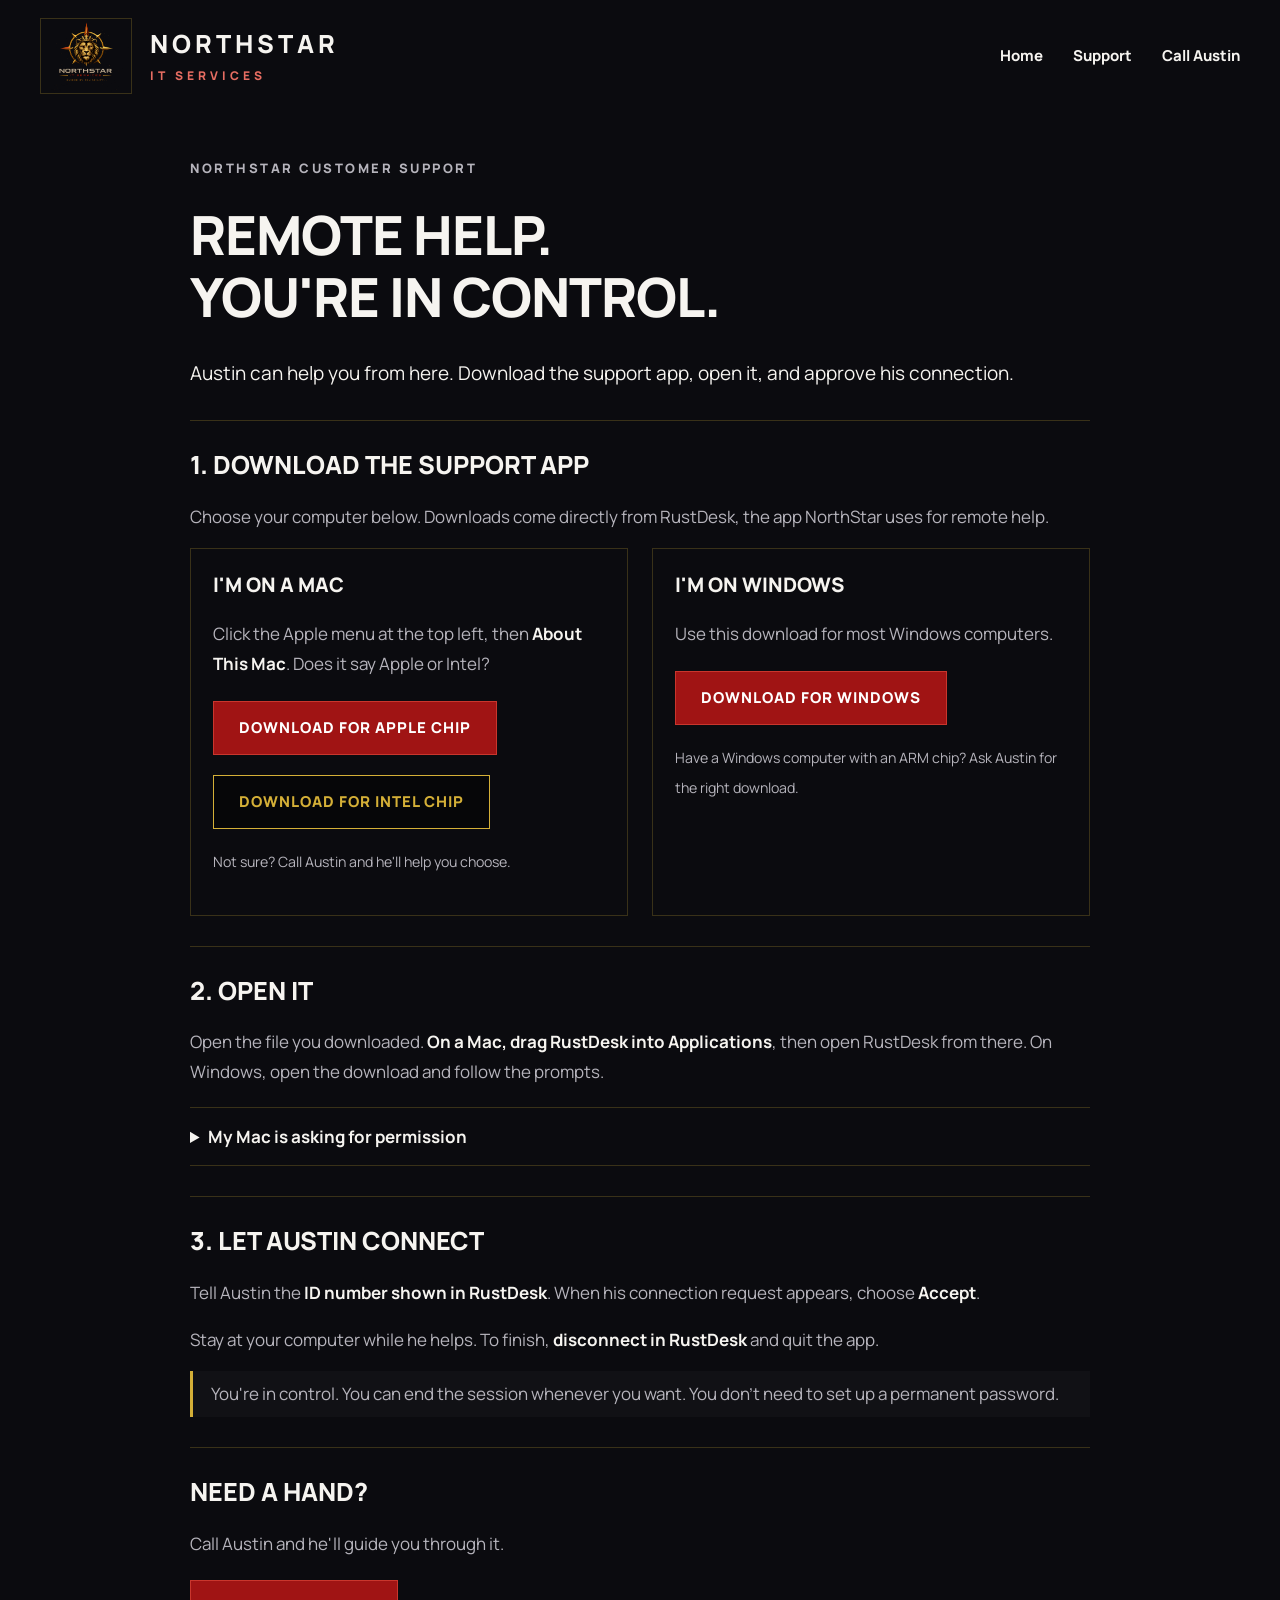
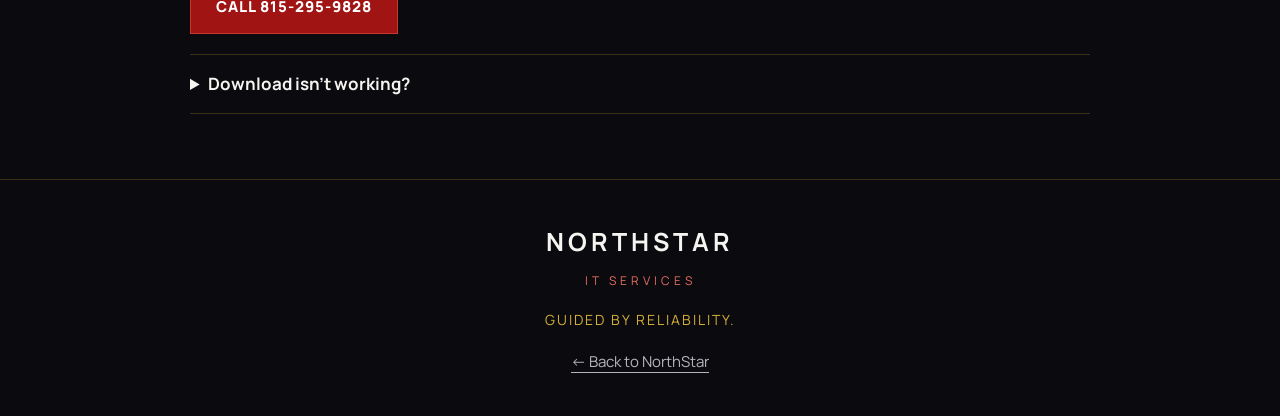
<file: support.html>
<!doctype html>
<html lang="en">
<head>
<meta charset="utf-8">
<meta name="viewport" content="width=device-width,initial-scale=1">
<meta name="description" content="Get ready for a NorthStar remote support session with official RustDesk downloads and simple setup instructions.">
<meta name="theme-color" content="#0b0b0f">
<meta name="referrer" content="strict-origin-when-cross-origin">
<title>Remote Support · NorthStar IT Services</title>
<link rel="icon" href="/assets/favicon.svg">
<link rel="stylesheet" href="/assets/northstar.css">
<style>
.ns-support{max-width:900px;padding-block:45px 65px}
.ns-support h1{font-size:clamp(34px,7vw,54px);line-height:1.15}
.ns-support h2{font-size:25px;letter-spacing:0;line-height:1.3}
.ns-support h3{font-size:20px;letter-spacing:0;line-height:1.4}
.ns-support p,.ns-support li{color:var(--muted)}
.ns-support .intro{color:var(--ink);font-size:19px}
.support-section{border-top:1px solid var(--line);padding-top:28px;margin-top:30px}
.support-platforms{display:grid;grid-template-columns:1fr 1fr;gap:24px}
.support-platforms article{border:1px solid var(--line);padding:22px;min-width:0}
.support-steps{padding-left:24px}.support-steps li{padding-left:8px;margin:14px 0}
.ns-support strong{color:var(--ink)}
.support-note{border-left:3px solid var(--gold);padding:8px 18px;background:var(--paper)}
summary{cursor:pointer;color:var(--ink);font-weight:700;padding:14px 0}details{border-block:1px solid var(--line);margin-top:20px}summary:focus-visible{outline:3px solid var(--gold);outline-offset:4px}.ns-support a{overflow-wrap:anywhere}.ns-support .ns-actions{margin:22px 0 12px}
@media(max-width:600px){.support-platforms{grid-template-columns:1fr}.ns-support{padding-top:30px}}
</style>
</head>
<body>
<a class="ns-skip" href="#content">Skip to content</a>
<header class="ns-header">
<a class="ns-brand" href="/northstar.html" aria-label="NorthStar home"><img src="/assets/northstar-logo.png" width="100" height="68" alt=""><span>NORTHSTAR<small>IT SERVICES</small></span></a>
<nav aria-label="NorthStar navigation"><a href="/northstar.html">Home</a><a href="/support.html" aria-current="page">Support</a><a href="tel:+18152959828">Call Austin</a></nav>
</header>
<main id="content" class="ns-wrap ns-support">
<p class="ns-eyebrow">NORTHSTAR CUSTOMER SUPPORT</p>
<h1>Remote help.<br>You're in control.</h1>
<p class="intro">Austin can help you from here. Download the support app, open it, and approve his connection.</p>
<section class="support-section" aria-labelledby="download">
<h2 id="download">1. Download the support app</h2>
<p>Choose your computer below. Downloads come directly from RustDesk, the app NorthStar uses for remote help.</p>
<div class="support-platforms">
<article><h3>I'm on a Mac</h3>
<p>Click the Apple menu at the top left, then <strong>About This Mac</strong>. Does it say Apple or Intel?</p>
<div class="ns-actions"><a class="ns-button" href="https://github.com/rustdesk/rustdesk/releases/download/1.5.3/rustdesk-1.5.3-aarch64.dmg">Download for Apple chip</a><a class="ns-button ns-outline" href="https://github.com/rustdesk/rustdesk/releases/download/1.5.3/rustdesk-1.5.3-x86_64.dmg">Download for Intel chip</a></div>
<p><small>Not sure? Call Austin and he'll help you choose.</small></p></article>
<article><h3>I'm on Windows</h3><p>Use this download for most Windows computers.</p><div class="ns-actions"><a class="ns-button" href="https://github.com/rustdesk/rustdesk/releases/download/1.5.3/rustdesk-1.5.3-x86_64.exe">Download for Windows</a></div><p><small>Have a Windows computer with an ARM chip? Ask Austin for the right download.</small></p></article>
</div>
</section>
<section class="support-section" aria-labelledby="open">
<h2 id="open">2. Open it</h2>
<p>Open the file you downloaded. <strong>On a Mac, drag RustDesk into Applications</strong>, then open RustDesk from there. On Windows, open the download and follow the prompts.</p>
<details><summary>My Mac is asking for permission</summary>
<p>This lets Austin see your screen and help with your mouse and keyboard.</p>
<ol class="support-steps"><li>Open <strong>System Settings → Privacy &amp; Security</strong>.</li><li>Find <strong>Screen Recording</strong> (sometimes called Screen &amp; System Audio Recording) and turn on RustDesk.</li><li>Do the same under <strong>Accessibility</strong>. If RustDesk asks for <strong>Input Monitoring</strong>, turn it on there too.</li><li>If asked, quit and reopen RustDesk.</li></ol>
<p>Austin can walk you through this on the phone.</p>
</details>
</section>
<section class="support-section" aria-labelledby="connect">
<h2 id="connect">3. Let Austin connect</h2>
<p>Tell Austin the <strong>ID number shown in RustDesk</strong>. When his connection request appears, choose <strong>Accept</strong>.</p>
<p>Stay at your computer while he helps. To finish, <strong>disconnect in RustDesk</strong> and quit the app.</p>
<p class="support-note">You're in control. You can end the session whenever you want. You don't need to set up a permanent password.</p>
</section>
<section class="support-section" aria-labelledby="help">
<h2 id="help">Need a hand?</h2>
<p>Call Austin and he'll guide you through it.</p>
<div class="ns-actions"><a class="ns-button" href="tel:+18152959828">Call 815-295-9828</a></div>
<details><summary>Download isn't working?</summary><p><a href="https://github.com/rustdesk/rustdesk/releases/latest" target="_blank" rel="noopener noreferrer">Open RustDesk's latest official downloads</a>, or call Austin for help.</p></details>
</section>
</main>
<footer class="ns-footer"><strong>NORTHSTAR</strong><span>IT SERVICES</span><p>Guided by reliability.</p><a href="/northstar.html">← Back to NorthStar</a></footer>
</body>
</html>
</file>
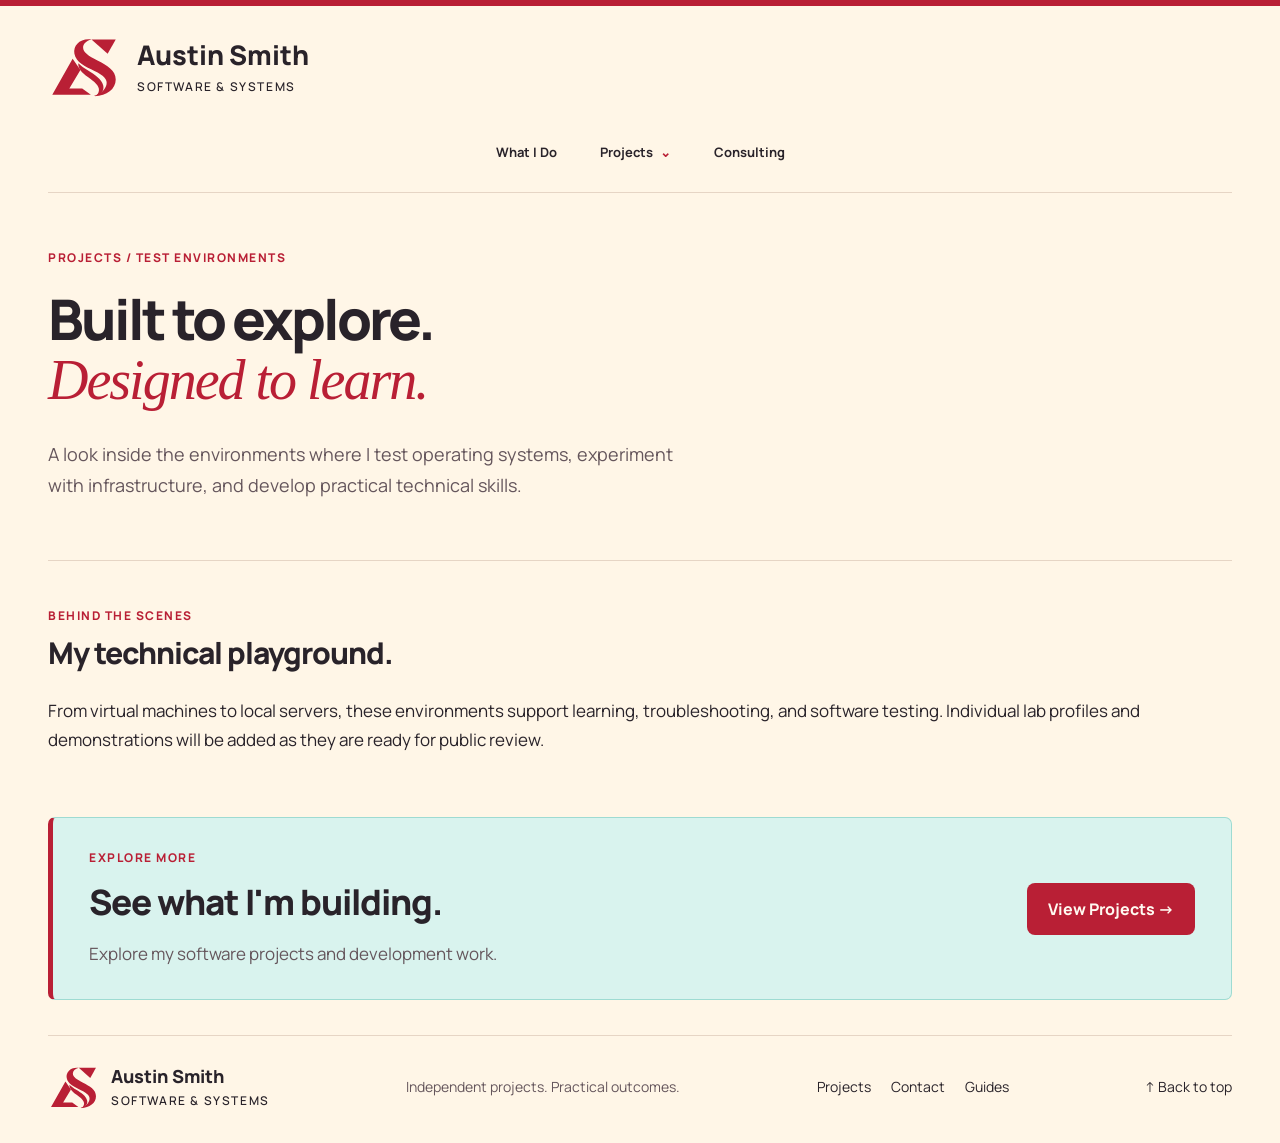
<file: test-environments.html>
<!doctype html><html lang="en"><head><meta charset="utf-8"><meta name="viewport" content="width=device-width,initial-scale=1"><meta name="theme-color" content="#b91f35"><meta name="description" content="Explore Posterly, BillForge, and Northstar Punch Clock: independent software projects by Austin Smith."><title>Test Environments · Austin Smith</title><link rel="icon" href="/assets/favicon.svg"><link rel="preload" href="/assets/Manrope.ttf" as="font" type="font/ttf" crossorigin><link rel="stylesheet" href="/assets/portfolio.css"><script src="/assets/portfolio.js" defer></script></head><body><a class="skip-link" href="#content">Skip to content</a><header class="site-header" id="top"><a class="brand-lockup" href="/" aria-label="Austin Smith home"><img src="/assets/as-monogram.svg" width="72" height="65" alt=""><span>Austin Smith<small>SOFTWARE &amp; SYSTEMS</small></span></a><nav class="main-nav" aria-label="Main navigation"><a href="/">What I Do</a><details class="nav-menu"><summary>Projects</summary><div class="nav-submenu"><a href="/projects.html">All Projects</a><a href="/test-environments.html">Test Environments</a></div></details><a href="/services.html">Consulting</a></nav></header>
<main id="content">
<section class="page-intro">
  <p class="eyebrow">PROJECTS / TEST ENVIRONMENTS</p>
  <h1>Built to explore.<br><em>Designed to learn.</em></h1>
  <p>A look inside the environments where I test operating
  systems, experiment with infrastructure, and develop
  practical technical skills.</p>
</section>

<section class="home-work">
  <div class="section-top">
    <div>
      <p class="eyebrow">BEHIND THE SCENES</p>
      <h2>My technical playground.</h2>
    </div>
  </div>
  <p>From virtual machines to local servers, these environments
  support learning, troubleshooting, and software testing.
  Individual lab profiles and demonstrations will be added
  as they are ready for public review.</p>
</section>

<section class="next-step">
  <div>
    <p class="eyebrow">EXPLORE MORE</p>
    <h2>See what I'm building.</h2>
    <p>Explore my software projects and development work.</p>
  </div>
  <a class="button primary" href="/projects.html">
    View Projects →
  </a>
</section>
</main>
<footer class="site-footer"><a class="brand-lockup" href="/"><img src="/assets/as-monogram.svg" width="51" height="46" alt=""><span>Austin Smith<small>SOFTWARE &amp; SYSTEMS</small></span></a><p>Independent projects. Practical outcomes.</p><nav aria-label="Footer navigation"><a href="/projects.html">Projects</a><a href="/contact.html">Contact</a><a href="/tutorials.html">Guides</a></nav><a class="back-top" href="#top">↑ Back to top</a></footer></body></html>
</file>
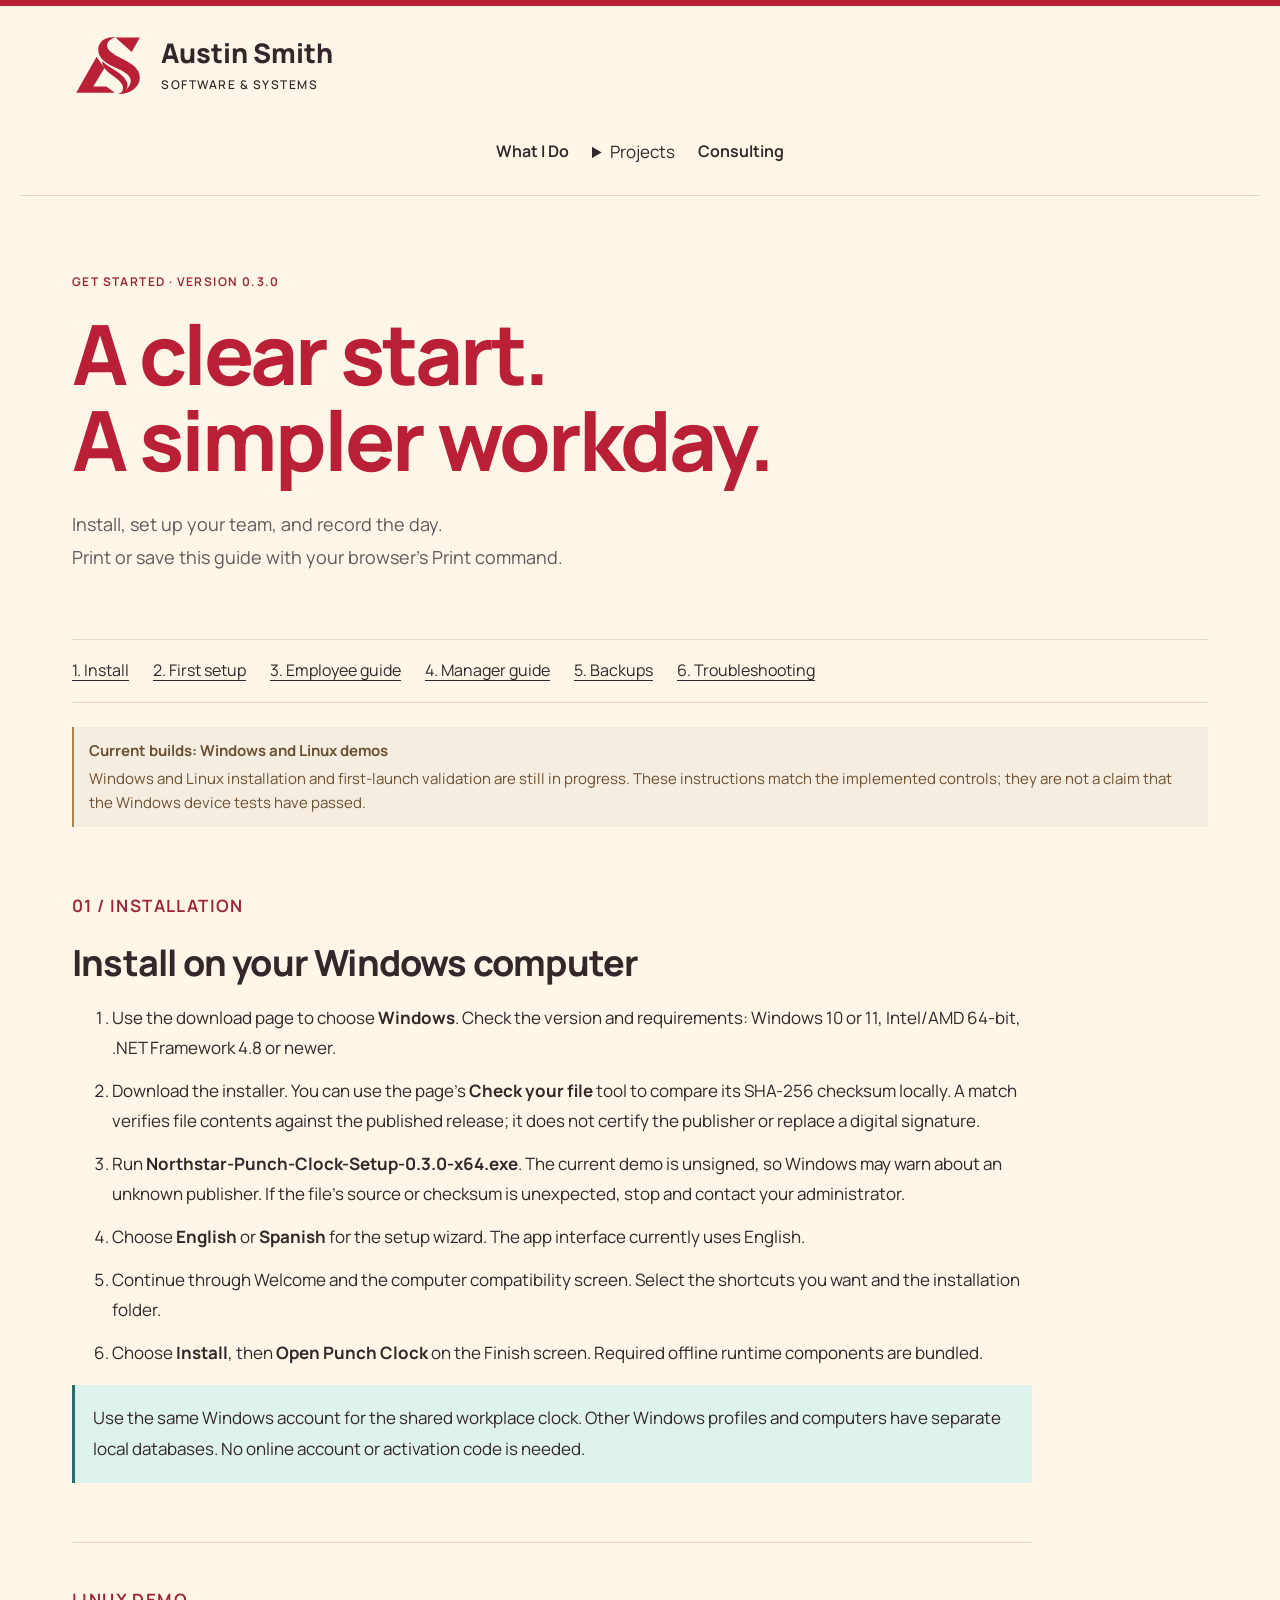
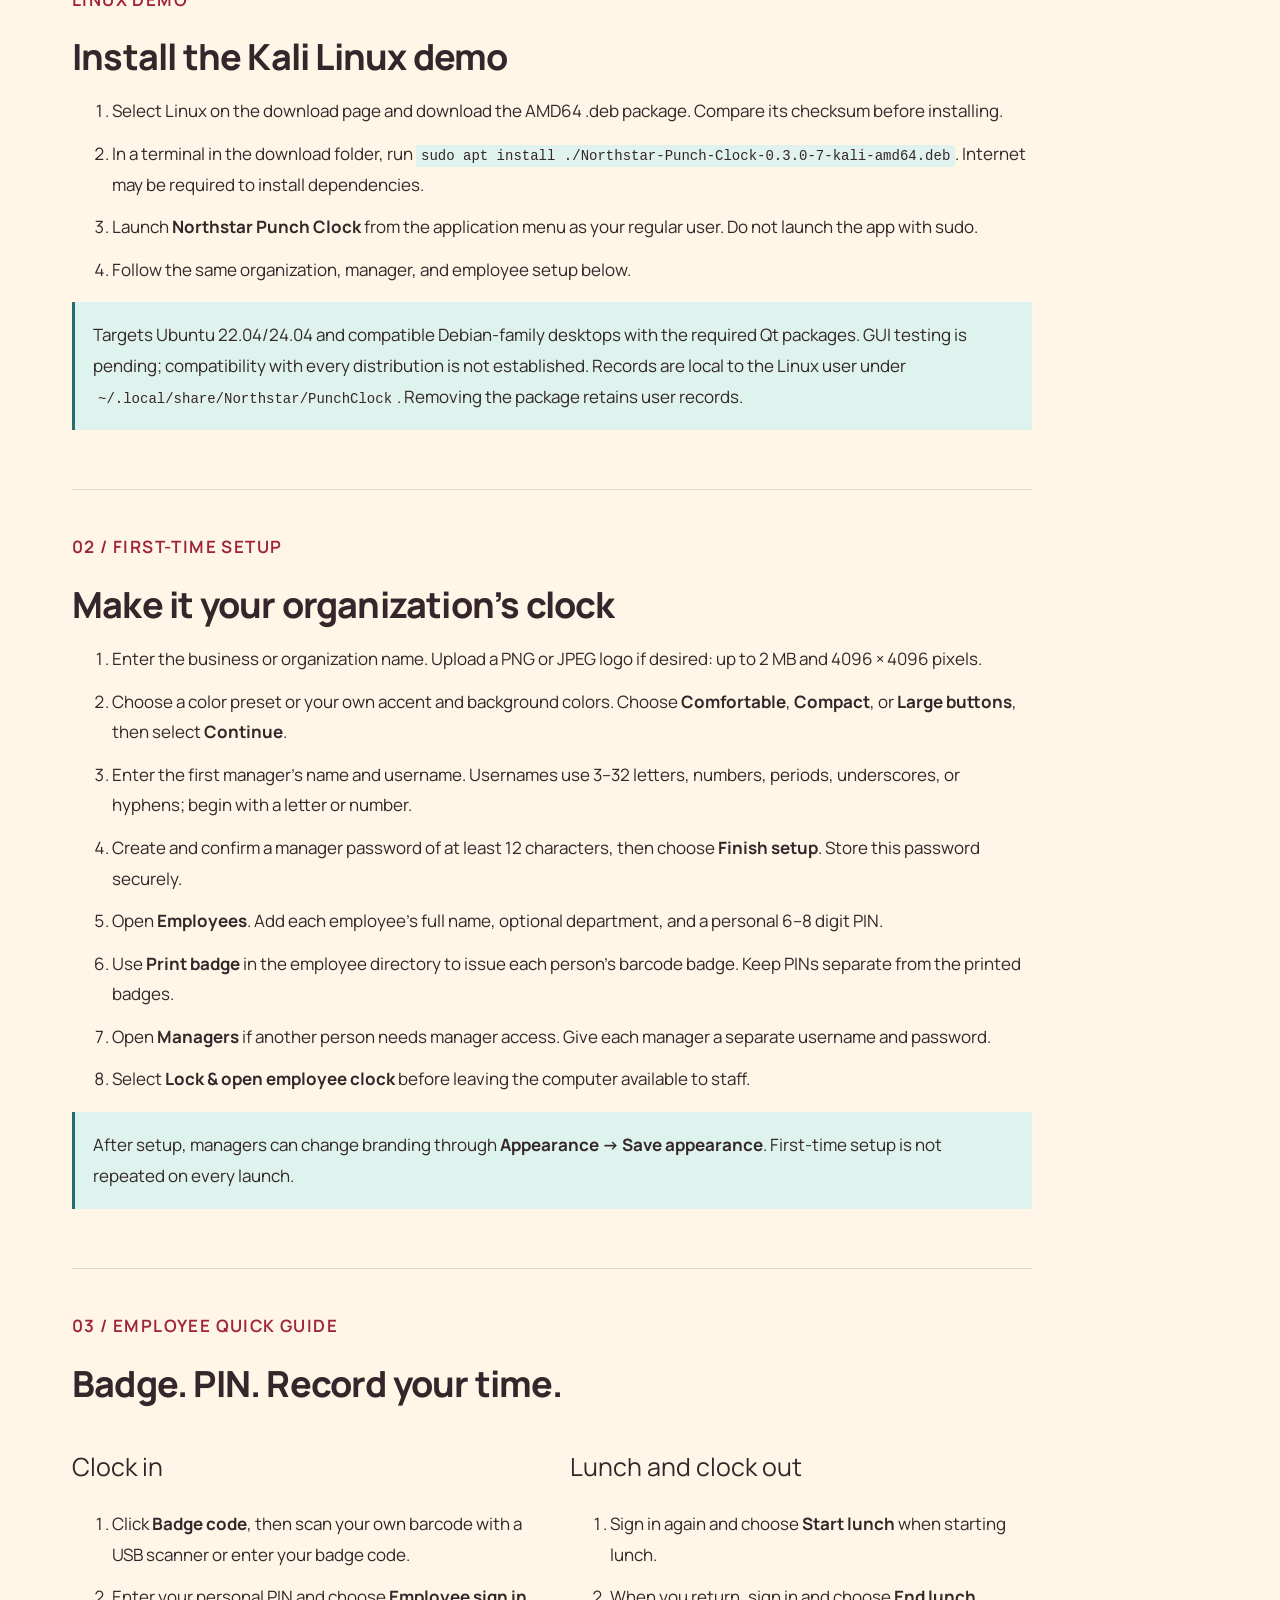
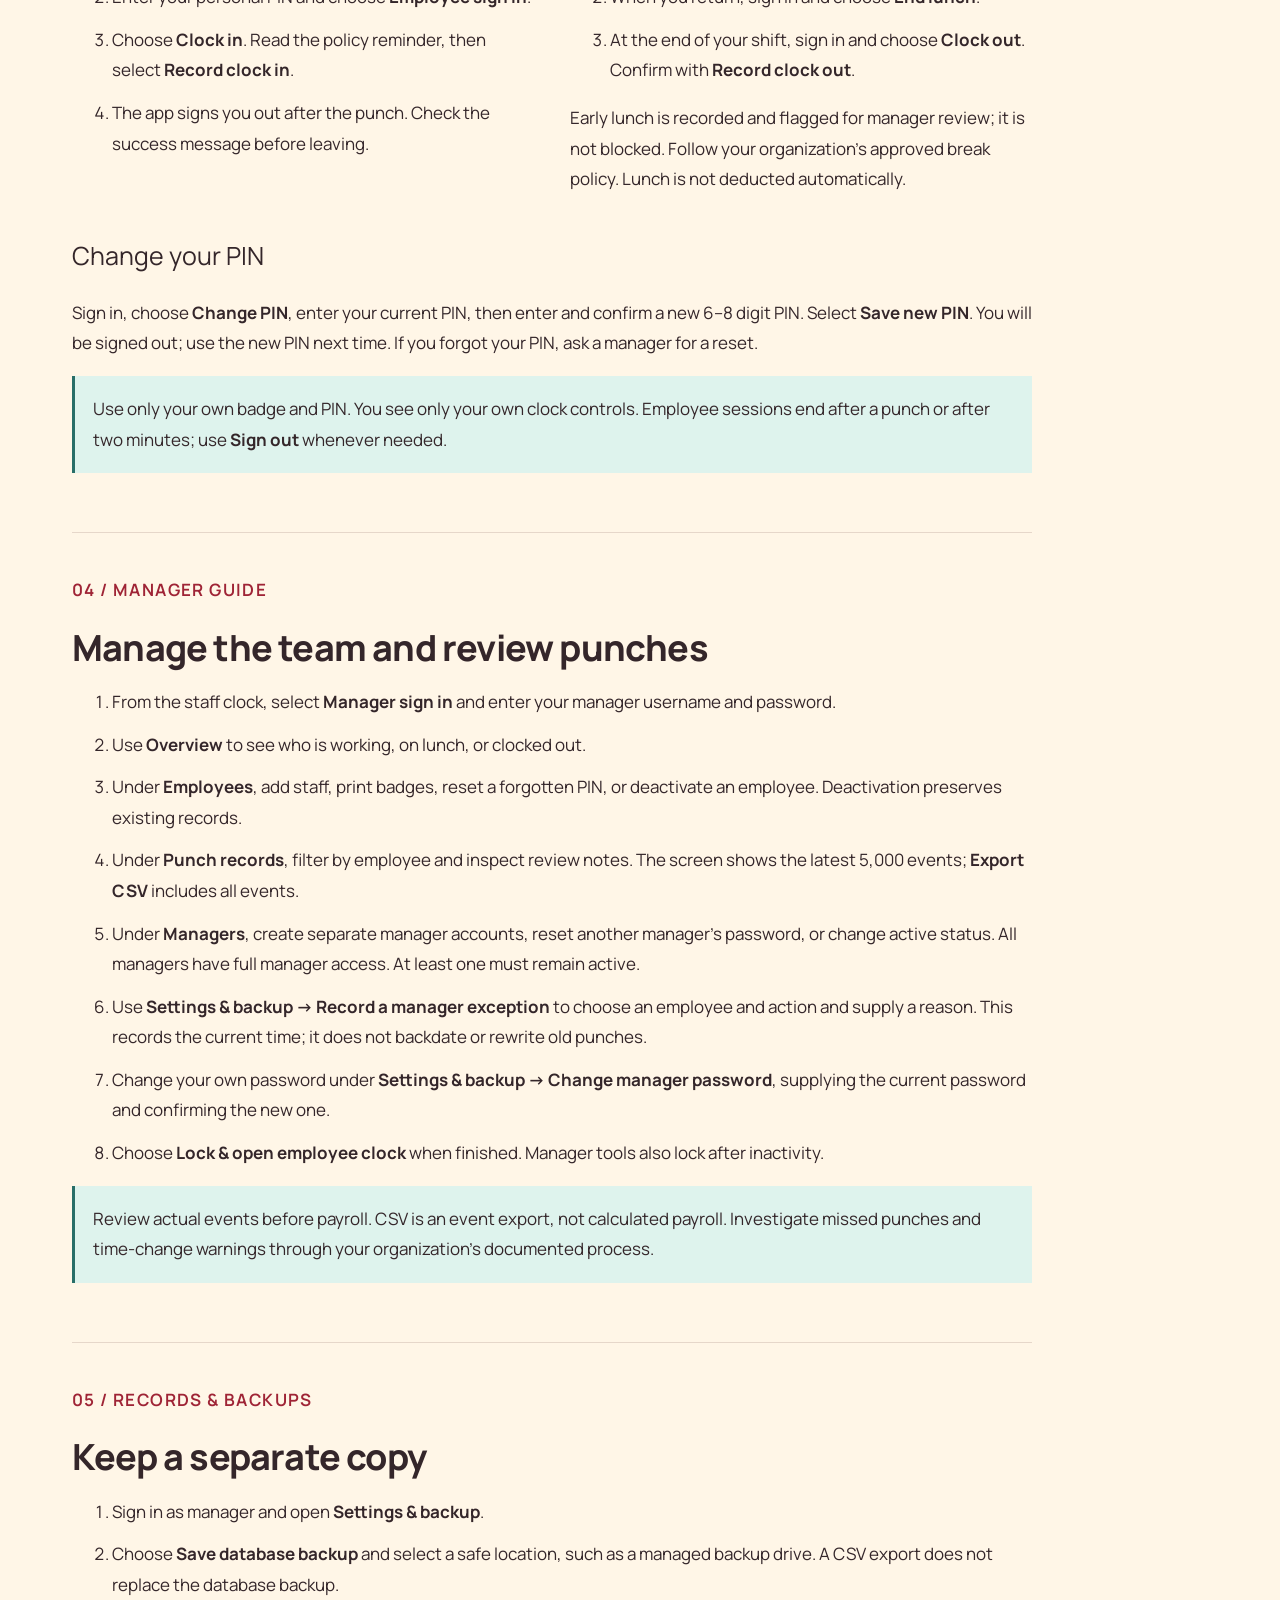
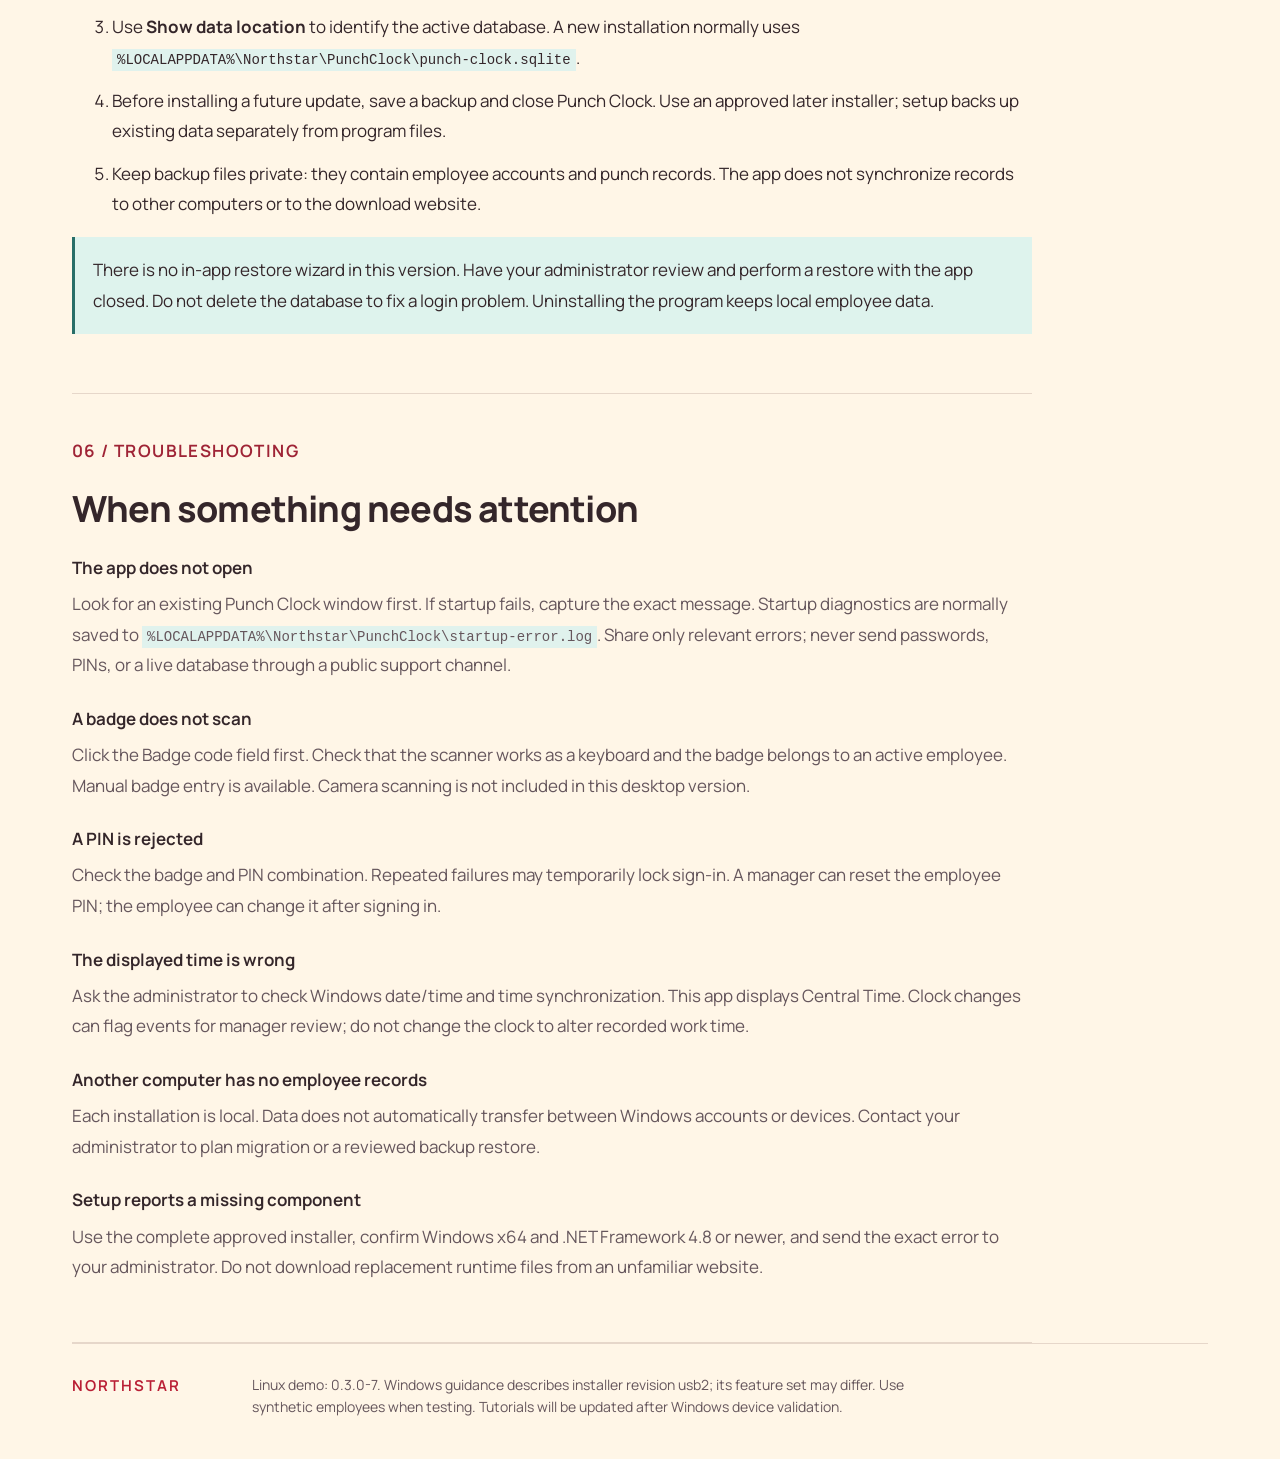
<file: tutorials.html>
<!doctype html><html lang="en"><head><meta charset="utf-8"><meta name="viewport" content="width=device-width,initial-scale=1"><title>Punch Clock · Tutorials</title><link rel="stylesheet" href="/assets/style.css"><meta name="theme-color" content="#b91f35"><link rel="icon" href="/assets/favicon.svg"></head><body><header class="supporting-header" id="top"><a class="brand-lockup" href="/" aria-label="Austin Smith home"><img src="/assets/as-monogram.svg" width="72" height="65" alt=""><span>Austin Smith<small>SOFTWARE &amp; SYSTEMS</small></span></a><nav class="main-nav" aria-label="Main navigation"><a href="/">What I Do</a><details class="nav-menu"><summary>Projects</summary><div class="nav-submenu"><a href="/projects.html">All Projects</a><a href="/test-environments.html">Test Environments</a></div></details><a href="/services.html">Consulting</a></nav></header><main class="tutorial"><section class="intro"><div><p class="eyebrow">GET STARTED · VERSION 0.3.0</p><h1>A clear start.<br>A simpler workday.</h1><p class="lead">Install, set up your team, and record the day.<br>Print or save this guide with your browser’s Print command.</p></div></section><nav class="guide-nav" aria-label="Tutorial topics"><a href="#install">1. Install</a><a href="#setup">2. First setup</a><a href="#employee">3. Employee guide</a><a href="#manager">4. Manager guide</a><a href="#backup">5. Backups</a><a href="#troubleshoot">6. Troubleshooting</a></nav>
<aside class="release-warning"><strong>Current builds: Windows and Linux demos</strong>Windows and Linux installation and first-launch validation are still in progress. These instructions match the implemented controls; they are not a claim that the Windows device tests have passed.</aside>
<section id="install" class="guide-section"><p class="eyebrow">01 / INSTALLATION</p><h2>Install on your Windows computer</h2><ol><li>Use the download page to choose <strong>Windows</strong>. Check the version and requirements: Windows 10 or 11, Intel/AMD 64-bit, .NET Framework 4.8 or newer.</li><li>Download the installer. You can use the page’s <strong>Check your file</strong> tool to compare its SHA-256 checksum locally. A match verifies file contents against the published release; it does not certify the publisher or replace a digital signature.</li><li>Run <strong>Northstar-Punch-Clock-Setup-0.3.0-x64.exe</strong>. The current demo is unsigned, so Windows may warn about an unknown publisher. If the file’s source or checksum is unexpected, stop and contact your administrator.</li><li>Choose <strong>English</strong> or <strong>Spanish</strong> for the setup wizard. The app interface currently uses English.</li><li>Continue through Welcome and the computer compatibility screen. Select the shortcuts you want and the installation folder.</li><li>Choose <strong>Install</strong>, then <strong>Open Punch Clock</strong> on the Finish screen. Required offline runtime components are bundled.</li></ol><p class="guide-note">Use the same Windows account for the shared workplace clock. Other Windows profiles and computers have separate local databases. No online account or activation code is needed.</p></section>
<section id="linux" class="guide-section"><p class="eyebrow">LINUX DEMO</p><h2>Install the Kali Linux demo</h2><ol><li>Select Linux on the download page and download the AMD64 .deb package. Compare its checksum before installing.</li><li>In a terminal in the download folder, run <code>sudo apt install ./Northstar-Punch-Clock-0.3.0-7-kali-amd64.deb</code>. Internet may be required to install dependencies.</li><li>Launch <strong>Northstar Punch Clock</strong> from the application menu as your regular user. Do not launch the app with sudo.</li><li>Follow the same organization, manager, and employee setup below.</li></ol><p class="guide-note">Targets Ubuntu 22.04/24.04 and compatible Debian-family desktops with the required Qt packages. GUI testing is pending; compatibility with every distribution is not established. Records are local to the Linux user under <code>~/.local/share/Northstar/PunchClock</code>. Removing the package retains user records.</p></section><section id="setup" class="guide-section"><p class="eyebrow">02 / FIRST-TIME SETUP</p><h2>Make it your organization’s clock</h2><ol><li>Enter the business or organization name. Upload a PNG or JPEG logo if desired: up to 2 MB and 4096 × 4096 pixels.</li><li>Choose a color preset or your own accent and background colors. Choose <strong>Comfortable</strong>, <strong>Compact</strong>, or <strong>Large buttons</strong>, then select <strong>Continue</strong>.</li><li>Enter the first manager’s name and username. Usernames use 3–32 letters, numbers, periods, underscores, or hyphens; begin with a letter or number.</li><li>Create and confirm a manager password of at least 12 characters, then choose <strong>Finish setup</strong>. Store this password securely.</li><li>Open <strong>Employees</strong>. Add each employee’s full name, optional department, and a personal 6–8 digit PIN.</li><li>Use <strong>Print badge</strong> in the employee directory to issue each person’s barcode badge. Keep PINs separate from the printed badges.</li><li>Open <strong>Managers</strong> if another person needs manager access. Give each manager a separate username and password.</li><li>Select <strong>Lock &amp; open employee clock</strong> before leaving the computer available to staff.</li></ol><p class="guide-note">After setup, managers can change branding through <strong>Appearance → Save appearance</strong>. First-time setup is not repeated on every launch.</p></section>
<section id="employee" class="guide-section"><p class="eyebrow">03 / EMPLOYEE QUICK GUIDE</p><h2>Badge. PIN. Record your time.</h2><div class="guide-grid"><article><h3>Clock in</h3><ol><li>Click <strong>Badge code</strong>, then scan your own barcode with a USB scanner or enter your badge code.</li><li>Enter your personal PIN and choose <strong>Employee sign in</strong>.</li><li>Choose <strong>Clock in</strong>. Read the policy reminder, then select <strong>Record clock in</strong>.</li><li>The app signs you out after the punch. Check the success message before leaving.</li></ol></article><article><h3>Lunch and clock out</h3><ol><li>Sign in again and choose <strong>Start lunch</strong> when starting lunch.</li><li>When you return, sign in and choose <strong>End lunch</strong>.</li><li>At the end of your shift, sign in and choose <strong>Clock out</strong>. Confirm with <strong>Record clock out</strong>.</li></ol><p>Early lunch is recorded and flagged for manager review; it is not blocked. Follow your organization’s approved break policy. Lunch is not deducted automatically.</p></article></div><h3>Change your PIN</h3><p>Sign in, choose <strong>Change PIN</strong>, enter your current PIN, then enter and confirm a new 6–8 digit PIN. Select <strong>Save new PIN</strong>. You will be signed out; use the new PIN next time. If you forgot your PIN, ask a manager for a reset.</p><p class="guide-note">Use only your own badge and PIN. You see only your own clock controls. Employee sessions end after a punch or after two minutes; use <strong>Sign out</strong> whenever needed.</p></section>
<section id="manager" class="guide-section"><p class="eyebrow">04 / MANAGER GUIDE</p><h2>Manage the team and review punches</h2><ol><li>From the staff clock, select <strong>Manager sign in</strong> and enter your manager username and password.</li><li>Use <strong>Overview</strong> to see who is working, on lunch, or clocked out.</li><li>Under <strong>Employees</strong>, add staff, print badges, reset a forgotten PIN, or deactivate an employee. Deactivation preserves existing records.</li><li>Under <strong>Punch records</strong>, filter by employee and inspect review notes. The screen shows the latest 5,000 events; <strong>Export CSV</strong> includes all events.</li><li>Under <strong>Managers</strong>, create separate manager accounts, reset another manager’s password, or change active status. All managers have full manager access. At least one must remain active.</li><li>Use <strong>Settings &amp; backup → Record a manager exception</strong> to choose an employee and action and supply a reason. This records the current time; it does not backdate or rewrite old punches.</li><li>Change your own password under <strong>Settings &amp; backup → Change manager password</strong>, supplying the current password and confirming the new one.</li><li>Choose <strong>Lock &amp; open employee clock</strong> when finished. Manager tools also lock after inactivity.</li></ol><p class="guide-note">Review actual events before payroll. CSV is an event export, not calculated payroll. Investigate missed punches and time-change warnings through your organization’s documented process.</p></section>
<section id="backup" class="guide-section"><p class="eyebrow">05 / RECORDS &amp; BACKUPS</p><h2>Keep a separate copy</h2><ol><li>Sign in as manager and open <strong>Settings &amp; backup</strong>.</li><li>Choose <strong>Save database backup</strong> and select a safe location, such as a managed backup drive. A CSV export does not replace the database backup.</li><li>Use <strong>Show data location</strong> to identify the active database. A new installation normally uses <code>%LOCALAPPDATA%\Northstar\PunchClock\punch-clock.sqlite</code>.</li><li>Before installing a future update, save a backup and close Punch Clock. Use an approved later installer; setup backs up existing data separately from program files.</li><li>Keep backup files private: they contain employee accounts and punch records. The app does not synchronize records to other computers or to the download website.</li></ol><p class="guide-note">There is no in-app restore wizard in this version. Have your administrator review and perform a restore with the app closed. Do not delete the database to fix a login problem. Uninstalling the program keeps local employee data.</p></section>
<section id="troubleshoot" class="guide-section"><p class="eyebrow">06 / TROUBLESHOOTING</p><h2>When something needs attention</h2><dl class="help-list"><dt>The app does not open</dt><dd>Look for an existing Punch Clock window first. If startup fails, capture the exact message. Startup diagnostics are normally saved to <code>%LOCALAPPDATA%\Northstar\PunchClock\startup-error.log</code>. Share only relevant errors; never send passwords, PINs, or a live database through a public support channel.</dd><dt>A badge does not scan</dt><dd>Click the Badge code field first. Check that the scanner works as a keyboard and the badge belongs to an active employee. Manual badge entry is available. Camera scanning is not included in this desktop version.</dd><dt>A PIN is rejected</dt><dd>Check the badge and PIN combination. Repeated failures may temporarily lock sign-in. A manager can reset the employee PIN; the employee can change it after signing in.</dd><dt>The displayed time is wrong</dt><dd>Ask the administrator to check Windows date/time and time synchronization. This app displays Central Time. Clock changes can flag events for manager review; do not change the clock to alter recorded work time.</dd><dt>Another computer has no employee records</dt><dd>Each installation is local. Data does not automatically transfer between Windows accounts or devices. Contact your administrator to plan migration or a reviewed backup restore.</dd><dt>Setup reports a missing component</dt><dd>Use the complete approved installer, confirm Windows x64 and .NET Framework 4.8 or newer, and send the exact error to your administrator. Do not download replacement runtime files from an unfamiliar website.</dd></dl></section>
<footer><a class="wordmark" href="/">NORTHSTAR</a><p>Linux demo: 0.3.0-7. Windows guidance describes installer revision usb2; its feature set may differ. Use synthetic employees when testing. Tutorials will be updated after Windows device validation.</p></footer></main></body></html>
</file>
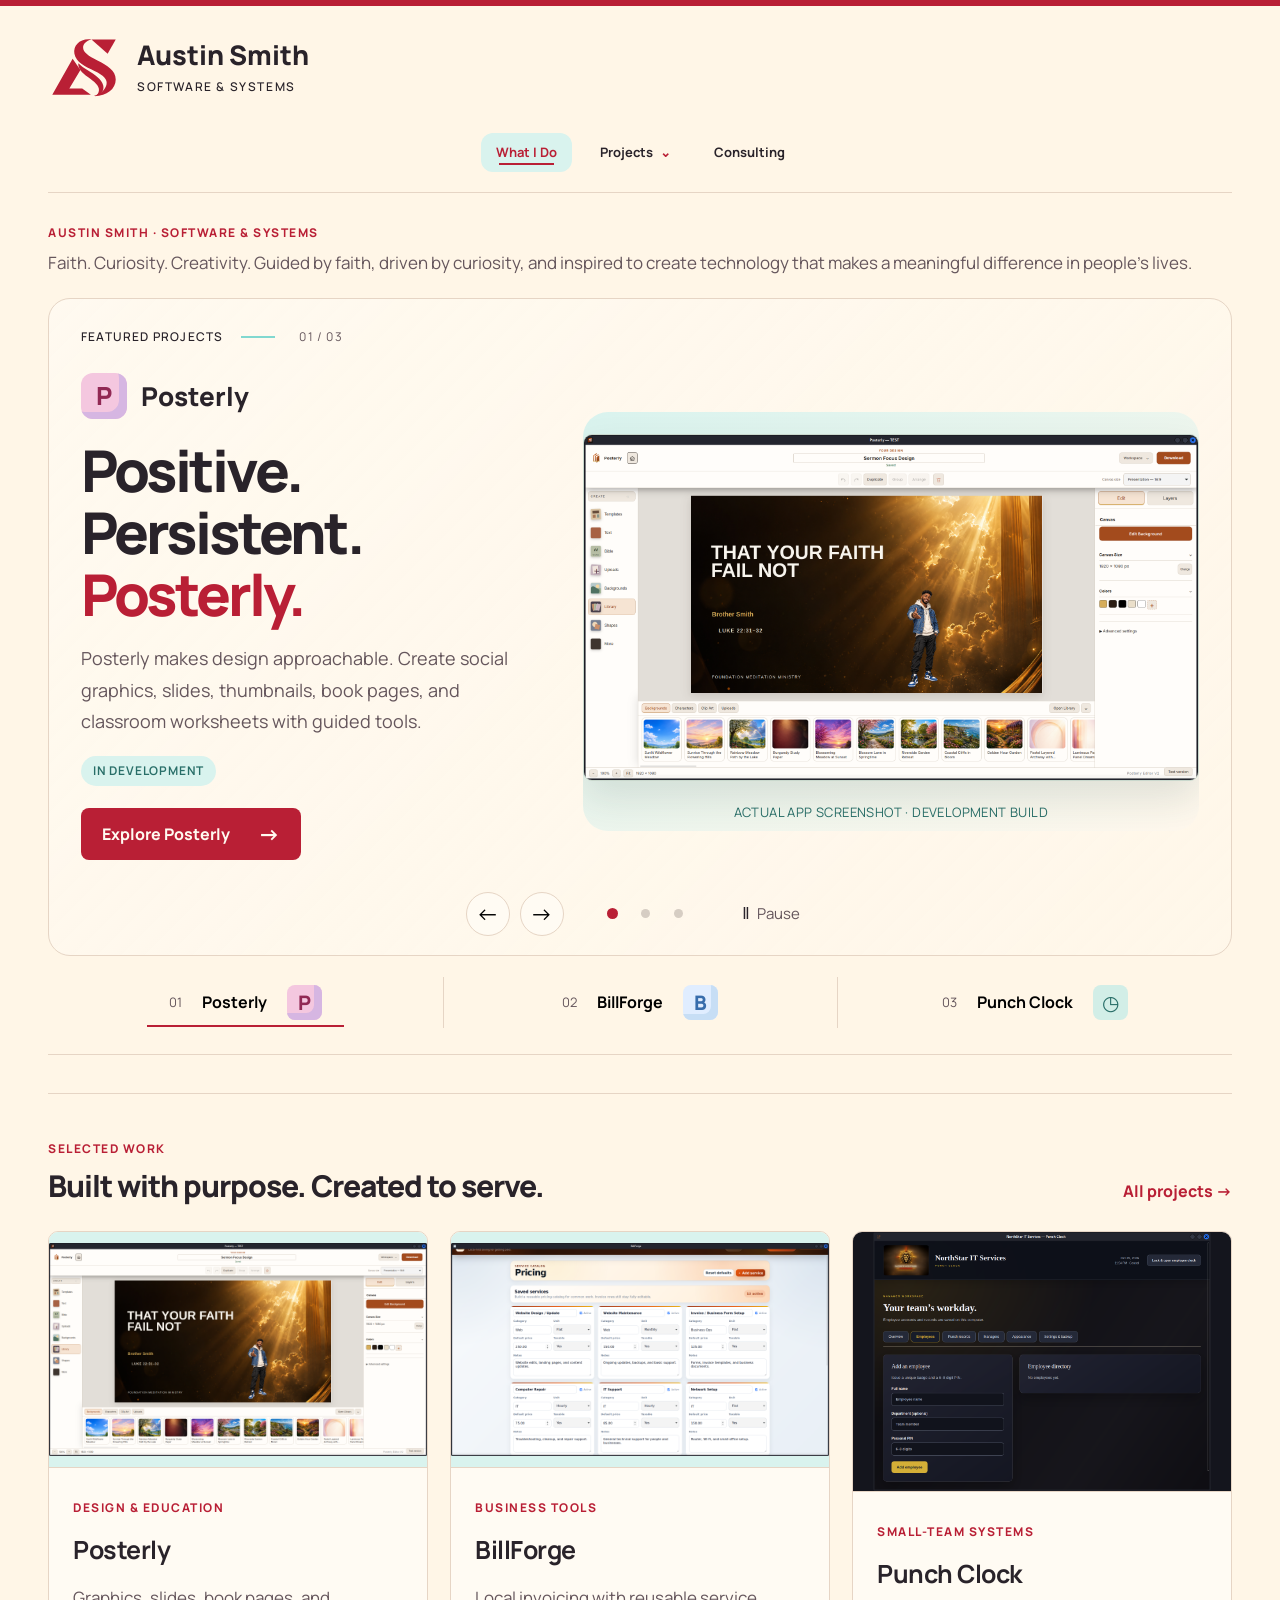
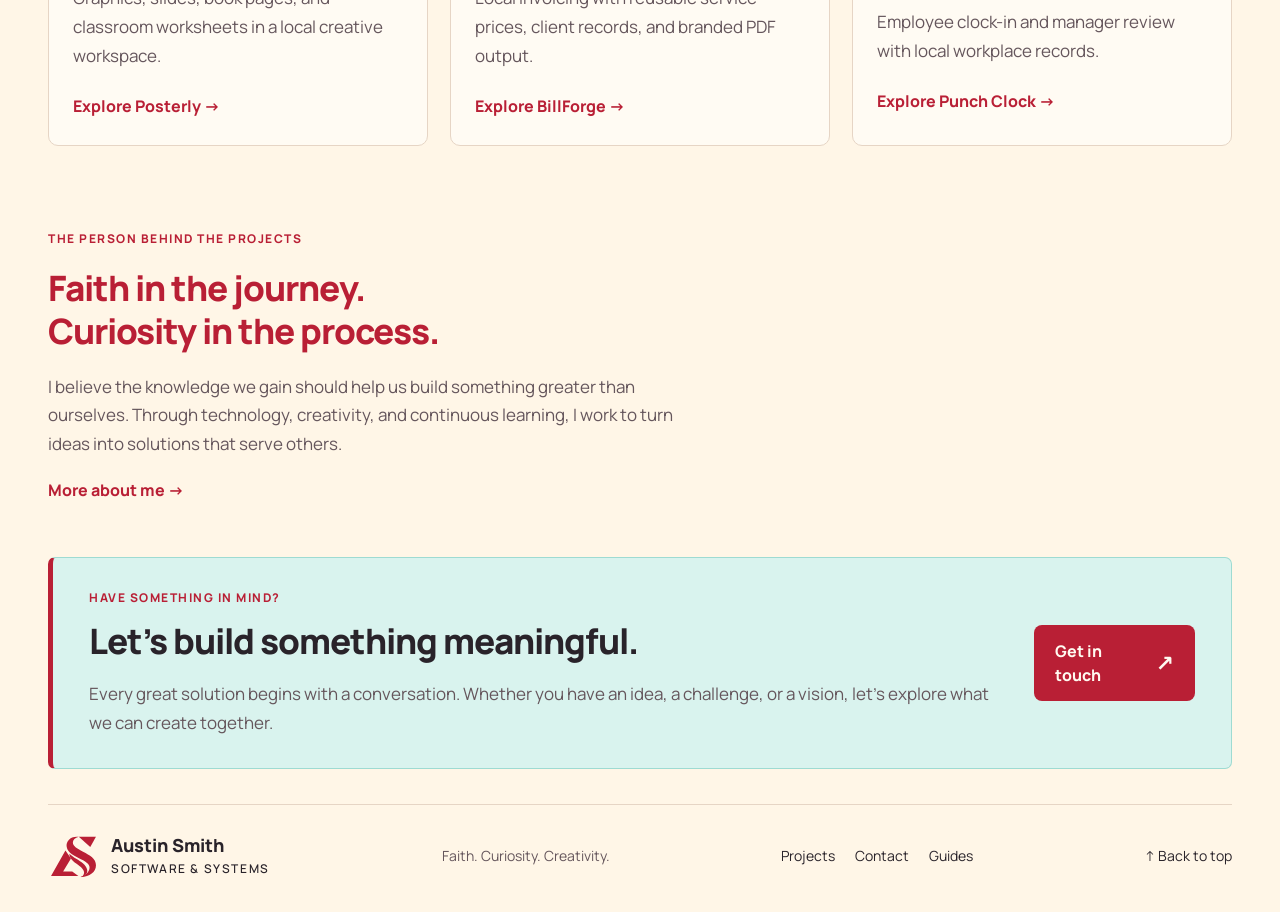
<file: what-i-do.html>
<!doctype html><html lang="en"><head><meta charset="utf-8"><meta name="viewport" content="width=device-width,initial-scale=1"><meta name="theme-color" content="#b91f35"><meta name="description" content="Austin Smith builds practical software and helps people connect the systems behind their work."><title>Software &amp; Systems · Austin Smith</title><link rel="icon" href="/assets/favicon.svg"><link rel="preload" href="/assets/Manrope.ttf" as="font" type="font/ttf" crossorigin><link rel="stylesheet" href="/assets/portfolio.css"><script src="/assets/portfolio.js" defer></script></head><body><a class="skip-link" href="#content">Skip to content</a><header class="site-header" id="top"><a class="brand-lockup" href="/" aria-label="Austin Smith home"><img src="/assets/as-monogram.svg" width="72" height="65" alt=""><span>Austin Smith<small>SOFTWARE &amp; SYSTEMS</small></span></a><nav class="main-nav" aria-label="Main navigation"><a href="/" aria-current="page">What I Do</a><details class="nav-menu"><summary>Projects</summary><div class="nav-submenu"><a href="/projects.html">All Projects</a><a href="/test-environments.html">Test Environments</a></div></details><a href="/services.html">Consulting</a></nav></header><main id="content"><div class="home-carousel-intro"><p class="eyebrow">AUSTIN SMITH · SOFTWARE &amp; SYSTEMS</p><p>Faith. Curiosity. Creativity. Guided by faith, driven by curiosity, and inspired to create technology that makes a meaningful difference in people's lives.</p></div><section class="showcase" id="work" aria-roledescription="carousel" aria-label="Featured projects"><div class="showcase-heading"><p class="eyebrow">FEATURED PROJECTS <span></span></p><span id="slide-count">01 / 03</span></div>
<div class="slides">
<article class="slide" id="slide-posterly" aria-roledescription="slide" aria-label="1 of 3: Posterly"><div class="slide-copy"><p class="app-name"><span class="app-icon posterly-icon" aria-hidden="true">P</span>Posterly</p><h1>Positive.<br>Persistent.<br><em>Posterly.</em></h1><p class="lead">Posterly makes design approachable. Create social graphics, slides, thumbnails, book pages, and classroom worksheets with guided tools.</p><span class="status-pill">IN DEVELOPMENT</span><a class="button primary" href="/project-posterly.html">Explore Posterly <span aria-hidden="true">→</span></a></div><div class="slide-art product-art"><a class="product-capture" href="/project-posterly.html" aria-label="Explore real Posterly screenshots"><img src="/assets/posterly-editor.png" width="1920" height="1080" alt="Posterly light-mode editor showing a sermon slide, editing tools, background library, and canvas settings"></a><p class="concept-label">ACTUAL APP SCREENSHOT · DEVELOPMENT BUILD</p></div></article>
<article class="slide" id="slide-billforge" aria-roledescription="slide" aria-label="2 of 3: BillForge" hidden><div class="slide-copy"><p class="app-name"><span class="app-icon billforge-icon" aria-hidden="true">B</span>BillForge</p><h1>Clear invoices.<br><em>Less busywork.</em></h1><p class="lead">Local-first invoicing with reusable service prices, client records, and branded PDF output.</p><span class="status-pill">IN DEVELOPMENT</span><a class="button primary" href="/project-billforge.html">Explore BillForge <span aria-hidden="true">→</span></a></div><div class="slide-art product-art"><a class="product-capture" href="/project-billforge.html" aria-label="Explore BillForge’s saved service catalog"><img src="/assets/billforge-pricing.png" width="1920" height="1080" alt="BillForge’s reusable service pricing catalog"></a><p class="concept-label">ACTUAL APP SCREENSHOT · DEVELOPMENT BUILD</p></div></article>
<article class="slide" id="slide-punch" aria-roledescription="slide" aria-label="3 of 3: Northstar Punch Clock" hidden><div class="slide-copy"><p class="app-name"><span class="app-icon clock-icon" aria-hidden="true">◷</span>Punch Clock</p><h1>A simpler<br><em>workday.</em></h1><p class="lead">A local time clock for small teams. Employees use their own badge and PIN; managers review punches and keep records in a separate workspace.</p><span class="status-pill">DEMO · DEVICE TESTING IN PROGRESS</span><a class="button primary" href="/project-punch.html">Explore Punch Clock <span aria-hidden="true">→</span></a></div><div class="slide-art product-art punch-product-art"><a class="product-capture" href="/project-punch.html#screenshots" aria-label="View Punch Clock application screenshots"><img src="/assets/punch-manager.png" width="1170" height="896" alt="Actual Punch Clock manager workspace with NorthStar branding"></a><p class="concept-label">ACTUAL APPLICATION · MANAGER WORKSPACE</p></div></article>
</div>
<div class="carousel-controls"><div class="arrows"><button type="button" id="previous-slide" aria-label="Previous project">←</button><button type="button" id="next-slide" aria-label="Next project">→</button></div><div class="slide-dots" aria-label="Choose a project slide"><button type="button" data-dot="0" aria-label="Show Posterly" aria-pressed="true"></button><button type="button" data-dot="1" aria-label="Show BillForge" aria-pressed="false"></button><button type="button" data-dot="2" aria-label="Show Punch Clock" aria-pressed="false"></button></div><button type="button" id="rotation-toggle" class="rotation" aria-label="Start automatic slideshow"><span aria-hidden="true">▶</span> Play</button></div><p class="sr-only" id="slide-status" role="status" aria-live="polite"></p></section>
<nav class="app-selector" aria-label="Featured app selector"><button type="button" data-project="0" aria-pressed="true"><span class="selector-index">01</span><strong>Posterly</strong><span class="selector-icon posterly-icon" aria-hidden="true">P</span></button><button type="button" data-project="1" aria-pressed="false"><span class="selector-index">02</span><strong>BillForge</strong><span class="selector-icon billforge-icon" aria-hidden="true">B</span></button><button type="button" data-project="2" aria-pressed="false"><span class="selector-index">03</span><strong>Punch Clock</strong><span class="selector-icon clock-icon" aria-hidden="true">◷</span></button></nav><section class="home-work"><div class="section-top"><div><p class="eyebrow">SELECTED WORK</p><h2>Built with purpose. Created to serve.</h2></div><a class="text-link" href="/projects.html">All projects →</a></div><div class="work-grid"><article class="work-card"><a class="work-card-art" href="/project-posterly.html"><img src="/assets/posterly-editor.png" width="1920" height="1080" loading="lazy" alt="Posterly editor with artwork and design tools"></a><div class="work-card-copy"><span class="eyebrow">DESIGN &amp; EDUCATION</span><h3><a href="/project-posterly.html">Posterly</a></h3><p>Graphics, slides, book pages, and classroom worksheets in a local creative workspace.</p><a class="text-link" href="/project-posterly.html">Explore Posterly →</a></div></article><article class="work-card"><a class="work-card-art" href="/project-billforge.html"><img src="/assets/billforge-pricing.png" width="1920" height="1080" loading="lazy" alt="BillForge saved service pricing catalog"></a><div class="work-card-copy"><span class="eyebrow">BUSINESS TOOLS</span><h3><a href="/project-billforge.html">BillForge</a></h3><p>Local invoicing with reusable service prices, client records, and branded PDF output.</p><a class="text-link" href="/project-billforge.html">Explore BillForge →</a></div></article><article class="work-card"><a class="work-card-art punch-card-capture" href="/project-punch.html" aria-label="Explore Punch Clock"><img src="/assets/punch-manager.png" width="1170" height="896" loading="lazy" alt="Northstar Punch Clock manager workspace with employee setup and directory"></a><div class="work-card-copy"><span class="eyebrow">SMALL-TEAM SYSTEMS</span><h3><a href="/project-punch.html">Punch Clock</a></h3><p>Employee clock-in and manager review with local workplace records.</p><a class="text-link" href="/project-punch.html">Explore Punch Clock →</a></div></article></div></section><section class="home-approach"><p class="eyebrow">THE PERSON BEHIND THE PROJECTS</p><h2>Faith in the journey.<br>Curiosity in the process.</h2><p>I believe the knowledge we gain should help us build something greater than ourselves. Through technology, creativity, and continuous learning, I work to turn ideas into solutions that serve others.</p><a class="text-link" href="/">More about me →</a></section><section class="next-step"><div><p class="eyebrow">HAVE SOMETHING IN MIND?</p><h2>Let’s build something meaningful.</h2><p>Every great solution begins with a conversation. Whether you have an idea, a challenge, or a vision, let’s explore what we can create together.</p></div><a class="button primary" href="/contact.html">Get in touch <span aria-hidden="true">↗</span></a></section></main><footer class="site-footer"><a class="brand-lockup" href="/"><img src="/assets/as-monogram.svg" width="51" height="46" alt=""><span>Austin Smith<small>SOFTWARE &amp; SYSTEMS</small></span></a><p>Faith. Curiosity. Creativity.</p><nav aria-label="Footer navigation"><a href="/projects.html">Projects</a><a href="/contact.html">Contact</a><a href="/tutorials.html">Guides</a></nav><a class="back-top" href="#top">↑ Back to top</a></footer></body></html>
</file>
<file: assets/portfolio.css>
@font-face{font-family:Manrope;src:url('/assets/Manrope.ttf') format('truetype');font-weight:200 800;font-display:swap}:root{--cream:#fff6e7;--paper:#fffbf3;--scarlet:#b91f35;--scarlet-dark:#93182b;--tiffany:#81d8d0;--tint:#d9f3ee;--teal:#286e68;--ink:#29232a;--muted:#74656a;--line:#e6d5c5}*{box-sizing:border-box}html{scroll-behavior:smooth;scroll-padding-top:30px}body{margin:0;border-top:6px solid var(--scarlet);background:var(--cream);color:var(--ink);font:15px/1.7 Manrope,system-ui,sans-serif}a{color:inherit;text-underline-offset:5px}button{font:inherit;cursor:pointer}button,a,summary,input{outline-offset:5px}:focus-visible{outline:3px solid var(--teal)}::selection{background:var(--tiffany);color:var(--ink)}[hidden]{display:none!important}.site-header,main,.site-footer{width:min(1320px,calc(100% - 96px));margin:auto}.site-header{padding:28px 0 20px;border-bottom:1px solid var(--line)}.brand-lockup{display:inline-flex;align-items:center;gap:17px;text-decoration:none;color:var(--ink);font-size:27px;font-weight:800;line-height:1.2;white-space:nowrap}.brand-lockup img{display:block;object-fit:contain;flex-shrink:0}.brand-lockup small{display:block;font-size:10px;letter-spacing:3px;font-weight:550;margin-top:9px}.main-nav{display:flex;align-items:center;justify-content:center;gap:38px;padding-top:25px}.main-nav a{text-decoration:none;font-weight:650;font-size:15px;padding:10px 18px;border-radius:12px;position:relative}.main-nav a[aria-current]{background:var(--tint);color:var(--scarlet)}.main-nav a[aria-current]:after{content:"";position:absolute;height:2px;background:var(--scarlet);left:18px;right:18px;bottom:7px}.main-nav a:hover{background:var(--tint)}.eyebrow{font-size:10px;font-weight:750;letter-spacing:2px;color:var(--scarlet);margin:0 0 18px}.showcase{margin-top:32px;padding:28px 32px 18px;border:1px solid var(--line);border-radius:22px;background:linear-gradient(135deg,#fffbf3b3,#fff8ed66)}.showcase-heading{display:flex;align-items:center;gap:24px;color:var(--muted);font-size:11px;letter-spacing:2px}.showcase-heading .eyebrow{display:flex;align-items:center;gap:18px;margin:0;color:var(--ink);font-weight:550}.showcase-heading .eyebrow span{display:block;width:34px;height:2px;background:var(--tiffany)}.slides{margin-top:22px}.slide{display:grid;grid-template-columns:.88fr 1.18fr;gap:42px;align-items:center;min-height:505px}.slide-copy{padding:0 0 10px;min-width:0}.app-name{display:flex;align-items:center;gap:14px;font-size:26px;font-weight:800;margin:0 0 20px}.app-icon,.selector-icon{display:grid;place-items:center;flex-shrink:0;width:46px;height:46px;border-radius:12px;font-size:25px;font-weight:800}.posterly-icon{color:#912954;background:#f4c7df;box-shadow:inset -8px -7px 0 #d6b6e2}.billforge-icon{color:#376dac;background:#e0edff;box-shadow:inset -7px -6px 0 #c7def5}.clock-icon{color:var(--teal);background:#d2eee7;font-size:31px}.slide h1{font-size:clamp(40px,4.5vw,65px);line-height:1.08;letter-spacing:-3px;font-weight:800;margin:0 0 18px}.slide h1 em{color:var(--scarlet);font-style:normal}.lead{color:var(--muted);font-size:16px;line-height:1.8;max-width:460px;margin-bottom:18px}.status-pill{display:table;background:var(--tint);color:var(--teal);padding:5px 12px;border-radius:20px;font-size:9px;letter-spacing:1.7px;font-weight:650;margin:0 0 22px}.button{display:inline-flex;justify-content:center;align-items:center;gap:28px;padding:14px 21px;border-radius:8px;text-decoration:none;font-size:14px;font-weight:750;line-height:1.5}.primary{background:var(--scarlet);color:#fffaf1}.primary:hover{background:var(--scarlet-dark)}.button span{font-size:22px;line-height:1}.slide-art{min-width:0;border-radius:25px;background:linear-gradient(135deg,#d6f5ee,#9de3da);padding:28px 24px 8px;min-height:450px;display:flex;flex-direction:column;align-items:center;justify-content:center;position:relative;overflow:hidden}.slide-art:before{content:"";position:absolute;inset:40% -15% -20% 5%;background:#81d8d044;border-radius:45%;transform:rotate(20deg)}.concept{position:relative;z-index:1}.concept-label{font-size:8px;letter-spacing:2px;text-align:center;margin:12px 0 0;color:var(--teal);position:relative}.editor{background:var(--paper);border-radius:13px;width:100%;box-shadow:0 12px 28px #23564d16;overflow:hidden}.editor-top{display:flex;align-items:center;justify-content:space-between;gap:10px;padding:12px 15px;border-bottom:1px solid var(--line);font-size:12px}.editor-top strong{display:flex;align-items:center;gap:8px}.mini-app{background:#eac5df;color:#963954;display:grid;place-items:center;width:20px;height:20px;border-radius:4px}.editor-export{font-size:8px;border-radius:5px;background:var(--scarlet);color:white;padding:6px 9px}.editor-main{display:grid;grid-template-columns:56px 1fr 105px;min-height:315px}.editor-tools{display:flex;flex-direction:column;align-items:center;gap:19px;padding:18px 5px;font-size:22px}.editor-tools span{text-align:center;line-height:1.2}.editor-tools small{display:block;font-size:7px;margin-top:5px}.poster-canvas{background:#eeeae2;padding:14px;display:grid;place-items:center;min-width:0}.poster{position:relative;overflow:hidden;background:var(--cream);border:3px solid white;box-shadow:0 2px 10px #50222215;width:100%;max-width:230px;aspect-ratio:3/4;padding:18px 13px}.poster>span{font-size:6px;letter-spacing:1.4px;color:var(--scarlet)}.poster strong{display:block;font:750 clamp(17px,2.3vw,31px)/1.03 Georgia,serif;color:var(--scarlet);margin-top:18px;position:relative;z-index:2}.poster:before{content:"";position:absolute;width:140px;height:100px;top:-55px;right:-15px;background:var(--scarlet);border-radius:50%}.poster-hills{position:absolute;bottom:-35px;left:-20px;right:-20px;height:100px;background:var(--scarlet);transform:rotate(-13deg);border-radius:50% 70% 0 0}.poster-hills:after{content:"";position:absolute;width:150px;height:70px;right:-25px;top:-18px;background:#ed9b91;border-radius:50%;transform:rotate(30deg)}.editor-style{padding:17px 10px;font-size:9px}.editor-style strong{font-size:10px}.swatches{display:flex;gap:7px;margin:14px 0 20px}.swatches i{width:17px;height:17px;border-radius:50%;background:var(--scarlet)}.swatches i:nth-child(2){background:#edc1b8}.swatches i:nth-child(3){background:var(--tiffany)}.editor-style small{display:block;margin:13px 0 7px;font-size:8px}.fake-select{border:1px solid var(--line);border-radius:4px;padding:5px;margin:5px 0;font-size:7px}.alignment{background:#f3e4dd;border-radius:4px;padding:5px;font-size:15px}.billforge-art{background:linear-gradient(135deg,#e9f1ff,#c0dedf)}.invoice{width:100%;max-width:380px;background:var(--paper);border-radius:12px;box-shadow:0 12px 25px #29344b12;padding:27px}.invoice-top{display:flex;justify-content:space-between;align-items:center;font-size:17px}.invoice-top>span{font-size:8px;letter-spacing:1.2px;background:#e5edf6;color:#3d6591;padding:4px 8px;border-radius:4px}.invoice-title{font-size:26px;font-weight:800;margin:20px 0}.invoice-title small{display:block;font-size:9px;font-weight:500;color:var(--muted)}.invoice-to{display:flex;justify-content:space-between;font-size:8px;line-height:1.9;color:var(--muted);padding-bottom:22px}.invoice-to b{font-size:11px;color:var(--ink)}.invoice-columns,.invoice-line,.invoice-sum{display:flex;align-items:center;justify-content:space-between;gap:8px;border-bottom:1px solid var(--line);padding:12px 0;font-size:10px}.invoice-columns{font-size:7px;letter-spacing:1px;color:var(--muted)}.invoice-sum{border:0;margin-top:10px}.invoice-sum strong{font-size:25px;color:var(--scarlet)}.invoice-save{background:var(--tint);font-size:9px;border-radius:5px;padding:9px;margin-top:10px;display:flex;justify-content:space-between}.clock-window{width:100%;max-width:340px;background:var(--paper);border-radius:14px;box-shadow:0 12px 25px #23564d16;text-align:center;padding:20px 28px}.window-bar{display:flex;justify-content:space-between;margin-bottom:27px;color:var(--muted)}.window-bar>span:first-child{display:flex;gap:5px}.window-bar i{display:block;width:7px;height:7px;background:var(--tiffany);border-radius:50%}.window-bar i:first-child{background:var(--scarlet)}.window-bar i:nth-child(2){background:#edbf87}.clock-window .eyebrow{font-size:8px;margin-bottom:13px}.clock-window h2{font-size:20px;letter-spacing:-.5px}.clock-time{font-size:68px;letter-spacing:-4px;line-height:1.2;margin-top:15px}.clock-time>span{color:var(--teal)}.clock-zone{font-size:7px;letter-spacing:2px;color:var(--muted);margin:9px 0 25px}.clock-action{display:flex;justify-content:space-between;padding:12px 17px;background:var(--scarlet);border-radius:7px;color:white;font-size:13px}.clock-note{font-size:9px;color:var(--muted);margin:17px 0 0}.carousel-controls{display:flex;align-items:center;justify-content:center;gap:35px;margin-top:16px;min-height:47px}.arrows{display:flex;gap:10px}.arrows button{border:1px solid var(--line);background:var(--paper);border-radius:50%;width:38px;height:38px;font-size:23px;line-height:1}.arrows button:hover{border-color:var(--scarlet);color:var(--scarlet)}.slide-dots{display:flex;gap:5px}.slide-dots button{width:28px;height:32px;background:transparent;border:0;display:grid;place-items:center}.slide-dots button:after{content:"";display:block;width:9px;height:9px;border-radius:50%;background:#d6cdc3}.slide-dots button[aria-pressed=true]:after{background:var(--scarlet);width:11px;height:11px}.rotation{border:0;background:transparent;font-size:12px;color:var(--muted);padding:9px 10px;min-width:87px}.rotation span{margin-right:7px;color:var(--ink)}.app-selector{display:grid;grid-template-columns:repeat(3,1fr);margin:16px 0 0;border-bottom:1px solid var(--line);padding:5px 0 26px}.app-selector button{display:flex;align-items:center;justify-content:center;gap:20px;background:none;border:0;position:relative;padding:8px 15px;line-height:1.4}.app-selector button+button{border-left:1px solid var(--line)}.app-selector button:after{content:"";height:2px;position:absolute;bottom:1px;left:25%;right:25%;background:transparent}.app-selector button[aria-pressed=true]:after{background:var(--scarlet)}.app-selector strong{font-size:15px}.selector-index{font-size:10px;color:var(--muted)}.selector-icon{width:35px;height:35px;border-radius:8px;font-size:20px}.project-notes{display:grid;grid-template-columns:.8fr 1.2fr;gap:55px;padding:48px 0;border-bottom:1px solid var(--line)}h2{font-size:30px;font-weight:800;line-height:1.22;letter-spacing:-1px;margin:0}h3{font-size:18px;line-height:1.4;letter-spacing:-.5px;margin:0}.section-label .eyebrow{margin-bottom:10px}.project-details details{border-bottom:1px solid var(--line);padding:15px 0;scroll-margin-top:30px}.project-details details:first-child{padding-top:0}.project-details details:last-child{border-bottom:0}.project-details summary{cursor:pointer;font-size:15px;font-weight:750}.project-details summary span{font-size:11px;color:var(--muted);font-weight:500;margin-left:12px}.project-details p{font-size:13px;max-width:620px;margin-bottom:0}.muted{color:var(--muted)}.approach{padding:58px 0 30px}.approach-intro{display:grid;grid-template-columns:1fr 1fr;gap:60px;align-items:center}.approach h2{font-size:clamp(28px,3vw,39px)}.approach h2 em{font-style:normal;color:var(--scarlet)}.approach-copy{border-left:1px solid var(--line);padding-left:35px;color:var(--muted);font-size:14px}.approach-copy p{margin:0 0 14px}.approach-copy p:last-child{margin:0}.principles{display:grid;grid-template-columns:repeat(3,1fr);gap:18px;margin-top:36px}.principles article{padding:25px;border:1px solid var(--line);border-radius:7px;background:#fffbf344}.principle-top{display:flex;justify-content:space-between;align-items:start;margin-bottom:24px}.principle-top>span{color:var(--scarlet);font-size:17px;font-weight:750}.principle-top svg{width:43px;height:43px;fill:none;stroke:var(--teal);stroke-width:2;stroke-linecap:round;stroke-linejoin:round}.principles p{font-size:13px;color:var(--muted);margin:15px 0 5px}.next-step{display:flex;justify-content:space-between;align-items:center;gap:35px;padding:30px 36px;border:1px solid #9edbd2;border-left:5px solid var(--scarlet);border-radius:7px;background:var(--tint);margin:0 0 35px}.next-step h2{font-size:35px}.next-step p:last-child{font-size:13px;color:var(--muted);margin-bottom:0}.next-step .eyebrow{margin-bottom:12px}.next-actions{display:flex;flex-direction:column;align-items:center;gap:12px;flex-shrink:0}.tutorial-link{font-size:12px}.site-footer{border-top:1px solid var(--line);display:flex;align-items:center;justify-content:space-between;gap:25px;padding:25px 0 30px}.site-footer .brand-lockup{font-size:18px;gap:12px}.site-footer .brand-lockup img{width:51px;height:46px}.site-footer .brand-lockup small{font-size:7px;letter-spacing:2px;margin-top:6px}.site-footer p{font-size:10px;color:var(--muted)}.site-footer nav{display:flex;gap:19px;font-size:10px}.site-footer nav a{text-decoration:none}.back-top{font-size:10px;text-decoration:none;white-space:nowrap}.back-top>span{font-size:20px;color:var(--teal);margin-right:5px}.sr-only{position:absolute;width:1px;height:1px;padding:0;margin:-1px;overflow:hidden;clip:rect(0,0,0,0);white-space:nowrap;border:0}.skip-link{position:fixed;top:-80px;left:20px;padding:12px;background:var(--ink);color:white;z-index:99}.skip-link:focus{top:10px}
@media(max-width:1050px){.site-header,main,.site-footer{width:calc(100% - 56px)}.slide{gap:24px;grid-template-columns:1fr 1.1fr}.showcase{padding:24px}.slide h1{font-size:52px}.editor-main{grid-template-columns:45px 1fr 83px}.editor-style{padding:14px 7px}.slide-art{padding:22px 16px 9px}.poster-canvas{padding:10px}.slide-art{min-height:400px}.slide{min-height:460px}.lead{font-size:14px}.site-footer{flex-wrap:wrap}.site-footer p{margin-left:auto}.principles article{padding:20px}.principles h3{font-size:16px}.project-notes{gap:35px}.brand-lockup{font-size:25px}}
@media(max-width:760px){.site-header,main,.site-footer{width:calc(100% - 36px)}.site-header{padding:20px 0 16px}.brand-lockup{font-size:23px;gap:12px}.brand-lockup img{width:57px;height:52px}.brand-lockup small{font-size:8px;letter-spacing:2px}.main-nav{gap:10px;justify-content:space-between;padding-top:19px}.main-nav a{font-size:12px;padding:9px 12px}.slide{grid-template-columns:1fr;gap:22px;min-height:0}.slide-copy{padding:0}.slide h1{font-size:55px;letter-spacing:-2.7px}.slide h1 em{display:block}.slide-art{min-height:350px;max-width:590px;width:100%;margin:auto}.app-name{font-size:23px;margin-bottom:18px}.lead{max-width:100%;font-size:15px}.slide .status-pill{margin-bottom:17px}.showcase{padding:23px;margin-top:24px}.editor-main{grid-template-columns:55px 1fr 105px}.poster{max-width:210px}.poster strong{font-size:30px}.editor-style{padding:20px 12px}.slides{margin-top:22px}.showcase-heading{gap:16px;font-size:9px}.showcase-heading .eyebrow{font-size:9px;letter-spacing:1.5px;gap:12px}.showcase-heading .eyebrow span{width:24px}.app-selector button{gap:10px;padding:8px}.app-selector strong{font-size:12px}.selector-index{display:none}.selector-icon{width:27px;height:27px;font-size:16px}.project-notes,.approach-intro{grid-template-columns:1fr;gap:24px}.project-notes{padding:35px 0}.project-details summary span{display:block;margin:2px 0 0 18px}.approach{padding-top:36px}.approach-copy{padding-left:0;border:0}.principles{grid-template-columns:1fr;gap:13px;margin-top:25px}.principle-top{margin-bottom:10px}.principles article{padding:21px}.principles h3{font-size:18px}.principles p{margin-top:10px}.next-step{padding:25px;flex-direction:column;align-items:start;gap:23px;margin-bottom:25px}.next-step h2{font-size:30px}.next-actions{align-items:start}.site-footer{gap:22px;padding:22px 0}.site-footer p{margin:0}.site-footer nav{flex:1;gap:17px}.carousel-controls{gap:20px}.rotation{padding-left:5px;padding-right:5px}.clock-window{max-width:330px}.invoice{max-width:365px}.approach h2{font-size:31px}}
@media(max-width:400px){.main-nav{gap:1px}.main-nav a{font-size:11px;padding:8px 9px}.showcase{padding:18px 15px}.slide h1{font-size:46px}.showcase-heading{gap:10px}.showcase-heading .eyebrow{font-size:8px;letter-spacing:1px}.slide-art{min-height:310px;padding:18px 10px 8px}.editor-main{grid-template-columns:35px 1fr 68px;min-height:260px}.editor-tools{font-size:18px;gap:18px}.editor-tools small{font-size:6px}.editor-style{padding:12px 6px}.poster-canvas{padding:8px}.poster{padding:14px 8px}.poster strong{font-size:22px}.swatches{gap:4px}.swatches i{width:13px;height:13px}.fake-select{font-size:6px}.editor-style strong{font-size:8px}.carousel-controls{gap:10px}.slide-dots{gap:0}.arrows button{width:34px;height:34px}.app-selector button{gap:7px}.app-selector strong{font-size:11px}.selector-icon{width:23px;height:23px}.clock-window{padding:18px 23px}.invoice{padding:22px}.site-footer .brand-lockup{font-size:17px}.next-step{padding:22px}.project-details summary{font-size:14px}}
@media(prefers-reduced-motion:reduce){html{scroll-behavior:auto}*{animation:none!important;transition:none!important}}

/* Real product captures: preserve original proportions and allow full-size viewing. */
.product-art{padding:22px 0 8px;min-height:360px;background:linear-gradient(145deg,var(--tint),#fff8ed);justify-content:center}
.product-capture{display:block;width:100%;border:1px solid #c9d8cd;border-radius:9px;overflow:hidden;box-shadow:0 18px 38px #294b4020}
.product-capture img{display:block;width:100%;height:auto}
.product-art .concept-label{margin-top:20px}
.capture-gallery{padding:48px 0;border-bottom:1px solid var(--line);scroll-margin-top:25px}
.capture-intro{display:flex;justify-content:space-between;align-items:end;gap:32px;margin-bottom:25px}
.capture-intro .eyebrow{margin:0 0 10px}.capture-intro h2{max-width:570px}
.capture-intro>p{max-width:350px;font-size:13px;color:var(--muted);margin:0}
.capture-tabs{display:flex;flex-wrap:wrap;gap:9px;margin-bottom:18px}
.capture-tabs button{border:1px solid var(--line);border-radius:7px;padding:10px 16px;color:var(--ink);background:var(--paper);font-size:12px;font-weight:700}
.capture-tabs button[aria-pressed=true]{background:var(--scarlet);color:white;border-color:var(--scarlet)}
.capture-tabs button:hover{border-color:var(--scarlet)}
.capture-figure{margin:0;border:1px solid var(--line);border-radius:12px;overflow:hidden;background:var(--paper)}
#capture-enlarge{display:block;position:relative;width:100%;padding:0;border:0;background:var(--tint);cursor:zoom-in}
#capture-image{display:block;width:100%;height:auto;aspect-ratio:16/9;object-fit:contain}
.capture-zoom{position:absolute;right:16px;bottom:16px;background:var(--paper);color:var(--ink);border:1px solid var(--line);padding:7px 13px;border-radius:6px;font-size:11px;box-shadow:0 3px 10px #29232a20}
.capture-figure figcaption{padding:20px 24px;display:grid;grid-template-columns:1fr auto;column-gap:25px}
.capture-figure figcaption strong{font-size:17px}.capture-figure figcaption>span{font-size:13px;color:var(--muted);grid-column:1}
.capture-figure figcaption small{font-size:10px;color:var(--teal);grid-column:2;grid-row:1/3;align-self:center}
#capture-dialog{width:min(1800px,96vw);max-width:96vw;max-height:94vh;overflow:auto;padding:16px;border:1px solid var(--line);border-radius:10px;background:var(--paper);color:var(--ink)}
#capture-dialog::backdrop{background:#201b24dc}#capture-dialog form{display:flex;justify-content:end;margin-bottom:12px}
.capture-close{border:1px solid var(--line);border-radius:6px;background:var(--cream);padding:8px 16px;color:var(--ink);font-weight:700}
#capture-full{display:block;width:100%;height:auto}#capture-full-caption{font-size:13px;margin-bottom:0}
@media(max-width:760px){.product-art{min-height:0;padding:25px 8px 8px}.capture-intro{display:block}.capture-intro>p{margin-top:15px;max-width:100%}.capture-gallery{padding:35px 0}.capture-tabs{gap:7px}.capture-tabs button{padding:9px 11px;font-size:11px}.capture-figure figcaption{display:flex;flex-direction:column;gap:6px;padding:17px}.capture-figure figcaption small{align-self:start}.capture-zoom{right:8px;bottom:8px;font-size:9px;padding:4px 8px}}
/* Portfolio pages */
.main-nav{flex-wrap:wrap;gap:20px}.main-nav a{font-size:13px;padding:9px 16px}
.portfolio-hero{display:grid;grid-template-columns:1fr 1.13fr;gap:64px;align-items:center;padding:74px 0 64px}
.portfolio-hero h1,.about-intro h1,.page-intro h1{font-size:clamp(43px,5vw,70px);line-height:1.06;letter-spacing:-3px;margin:20px 0 28px;font-weight:800}
.portfolio-hero h1 em,.about-intro h1 em,.page-intro h1 em{color:var(--scarlet);font-family:Georgia,serif;font-weight:400;letter-spacing:-2px}
.hero-description{color:var(--muted);font-size:16px;line-height:1.9;max-width:540px}.hero-actions{display:flex;flex-wrap:wrap;gap:18px;align-items:center;margin:28px 0}.button.secondary-link{background:transparent;color:var(--ink);border:1px solid var(--line)}
.hero-footnote{font-size:11px;color:var(--muted);border-top:1px solid var(--line);padding-top:20px;margin-top:30px}.live-dot{display:inline-block;width:6px;height:6px;background:var(--teal);border-radius:50%;margin-right:6px}
.hero-feature{border:1px solid #acd7cd;border-radius:12px;overflow:hidden;background:var(--tint);box-shadow:0 24px 45px #286e6810}
.hero-feature-top{display:flex;align-items:center;justify-content:space-between;gap:12px;padding:18px 20px;font-size:9px;letter-spacing:1px}.hero-feature-top .status-pill{font-size:8px;margin:0}
.hero-feature>a{display:block;margin:0 18px;box-shadow:0 10px 25px #29232a20;border-radius:5px;overflow:hidden}.hero-feature img{width:100%;height:auto;display:block}.hero-feature-bottom{padding:19px 21px;display:grid;grid-template-columns:1fr auto;gap:2px 20px}.hero-feature-bottom>strong{font-size:20px}.hero-feature-bottom>span{grid-column:1;font-size:11px;color:var(--teal)}.hero-feature-bottom>a{grid-column:2;grid-row:1/3;align-self:center;text-decoration:none;font-size:25px}
.home-work{border-top:1px solid var(--line);padding:45px 0}.section-top{display:flex;justify-content:space-between;gap:20px;align-items:end;margin-bottom:26px}.section-top .eyebrow{margin-bottom:9px}.text-link{font-weight:750;font-size:12px;text-decoration:none;color:var(--scarlet)}
.work-grid{display:grid;grid-template-columns:repeat(3,minmax(0,1fr));gap:22px}.work-card{overflow:hidden;border:1px solid var(--line);border-radius:10px;background:var(--paper)}.work-card-art{display:block;aspect-ratio:16/10;background:var(--tint);overflow:hidden;border-bottom:1px solid var(--line)}.work-card-art>img{width:100%;height:100%;object-fit:contain;display:block}.work-card-copy{padding:24px}.work-card-copy .eyebrow{font-size:8px;letter-spacing:1.6px}.work-card-copy h3{font-size:25px;margin:11px 0}.work-card-copy h3 a{text-decoration:none}.work-card-copy p{font-size:13px;color:var(--muted);min-height:70px}.work-card-copy .text-link{display:inline-block;margin-top:5px}
.home-approach{padding:38px 0 52px;max-width:830px}.home-approach h2{font-size:35px;color:var(--scarlet);margin-bottom:20px}.home-approach>p:not(.eyebrow){font-size:15px;color:var(--muted);max-width:650px}
.page-intro{padding:55px 0 40px}.page-intro h1{font-size:56px;max-width:800px}.page-intro>p:last-child{max-width:660px;color:var(--muted);font-size:16px}.project-disclosure{font-size:12px;color:var(--muted);margin:25px 0 48px}
.about-intro{display:grid;grid-template-columns:1.4fr .6fr;gap:60px;align-items:center;padding:60px 0 50px;border-bottom:1px solid var(--line)}.about-intro h1{font-size:54px}.about-mark{text-align:center;background:var(--tint);padding:40px 22px;border:1px solid #acd7cd;border-radius:50% 50% 14px 14px}.about-mark img{max-width:75%;height:auto}.about-mark p{font-size:10px;letter-spacing:2px;color:var(--teal)}
.about-story{display:grid;grid-template-columns:1fr 1fr;gap:80px;padding:48px 0 12px}.about-story>div:last-child{font-size:14px;color:var(--muted)}.about-story p:first-child{margin-top:0}.about-principles{margin-bottom:45px}
.service-grid{display:grid;grid-template-columns:1fr 1fr;gap:22px;margin-bottom:45px}.service-grid article{border:1px solid var(--line);border-radius:10px;background:var(--paper);padding:30px}.service-grid article>span{font-size:12px;color:var(--scarlet);font-weight:800}.service-grid h2{font-size:26px;margin-top:18px}.service-grid p{font-size:14px;color:var(--muted);max-width:500px}
.service-process{padding:36px 0 45px;border-top:1px solid var(--line)}.service-process>div{display:grid;grid-template-columns:repeat(3,1fr);gap:35px}.service-process p{font-size:13px;color:var(--muted)}.service-process strong{color:var(--ink)}
.contact-panel{background:var(--tint);border:1px solid #acd7cd;border-left:5px solid var(--scarlet);padding:35px;border-radius:8px;margin-bottom:45px}.contact-panel p{max-width:650px;color:var(--muted)}.contact-panel .button{display:inline-flex;margin-top:10px}.contact-address{display:block;margin-top:18px;font-size:13px;overflow-wrap:anywhere}
.project-intro{padding:42px 0 30px;max-width:920px}.project-intro>.eyebrow{margin-top:35px}.project-intro h1{font-size:clamp(50px,6vw,78px);line-height:1.1;letter-spacing:-3px;margin:12px 0 20px}.project-intro h2{font-size:30px;color:var(--scarlet)}.project-intro>p:not(.eyebrow){max-width:780px;color:var(--muted);font-size:16px}.project-intro .status-pill{margin-top:12px}.feature-list{display:grid;grid-template-columns:.8fr 1.2fr;gap:70px;padding:45px 0}.feature-list article{padding:0 0 20px;margin-bottom:20px;border-bottom:1px solid var(--line)}.feature-list article:last-child{border-bottom:0;margin:0}.feature-list p{font-size:14px;color:var(--muted)}.project-status-note{padding:22px 28px;border:1px solid var(--line);border-radius:8px;background:var(--paper);margin-bottom:40px}.project-status-note p{font-size:13px;color:var(--muted);margin-bottom:0}.screenshot-note{font-size:11px;color:var(--muted)}
.project-clock{background:var(--paper);border:1px solid var(--line);border-radius:11px;text-align:center;padding:20px 25px;max-width:330px;width:100%}.project-clock>span{font-size:8px;color:var(--scarlet);letter-spacing:2px}.project-clock>strong{display:block;font-size:20px;margin:12px 0 4px}.project-clock>b{display:block;font-size:64px;letter-spacing:-4px;line-height:1.2}.project-clock i{color:var(--teal);font-style:normal}.project-clock>small{display:block;font-size:7px;letter-spacing:2px;color:var(--muted)}.project-clock>div{margin-top:15px;padding:8px 14px;background:var(--scarlet);color:white;border-radius:5px;display:flex;justify-content:space-between;font-size:10px}.project-clock>em{display:block;font-style:normal;font-size:8px;color:var(--muted);margin-top:10px}.clock-card-art{display:flex;align-items:center;justify-content:center;padding:12px;text-decoration:none}.clock-card-art .project-clock{transform:scale(.78);margin:-25px 0}.punch-showcase{display:grid;grid-template-columns:.7fr 1fr;gap:70px;align-items:center;background:var(--tint);border:1px solid #acd7cd;border-radius:12px;padding:45px}.punch-showcase .project-clock{margin:auto}.punch-showcase p{font-size:14px;max-width:550px}
@media(max-width:1000px){.portfolio-hero{gap:30px}.work-grid{gap:15px}.work-card-copy{padding:19px}.work-card-copy p{min-height:95px}.about-intro{gap:30px}.about-intro h1{font-size:45px}.feature-list{gap:35px}.punch-showcase{gap:30px;padding:30px}}
@media(max-width:760px){.main-nav{gap:2px;justify-content:center}.main-nav a{padding:8px 10px;font-size:11px}.portfolio-hero{grid-template-columns:1fr;padding:38px 0;gap:28px}.portfolio-hero h1,.about-intro h1,.page-intro h1{font-size:44px;letter-spacing:-2px}.hero-description{font-size:15px}.hero-actions .button{padding:12px 16px;font-size:12px}.work-grid{grid-template-columns:1fr;gap:22px}.work-card-copy p{min-height:0}.work-card-art{aspect-ratio:16/9}.clock-card-art{aspect-ratio:16/10}.clock-card-art .project-clock{transform:scale(.88)}.page-intro{padding-top:38px}.section-top{align-items:start}.section-top h2{font-size:26px}.section-top>.text-link{white-space:nowrap;font-size:10px}.home-approach h2{font-size:30px}.about-intro{grid-template-columns:1fr;padding-top:35px}.about-mark{max-width:320px;margin:auto;width:100%;padding:25px}.about-mark img{max-width:60%}.about-story,.feature-list{grid-template-columns:1fr;gap:25px}.service-grid{grid-template-columns:1fr}.service-grid article{padding:25px}.service-process>div{grid-template-columns:1fr;gap:5px}.contact-panel{padding:25px}.project-intro{padding-top:30px}.project-intro h1{font-size:50px}.project-intro h2{font-size:25px}.project-intro>p:not(.eyebrow){font-size:15px}.punch-showcase{grid-template-columns:1fr;padding:24px;gap:30px}.capture-intro h2{font-size:27px}.project-status-note{padding:20px}.site-footer nav{flex-wrap:wrap}}

.home-carousel-intro{padding:30px 0 0}.home-carousel-intro .eyebrow{margin-bottom:5px}.home-carousel-intro>p:last-child{margin:0;color:var(--muted);font-size:13px}.home-carousel-intro+.showcase{margin-top:20px}.app-selector{margin-bottom:38px}

.product-art::before,.product-art::after{display:none}.product-capture{position:relative;z-index:1}

/* Readability pass: comfortable copy, clear labels, wrapping controls. */
body{font-size:17px;line-height:1.7;--muted:#65565c}
.main-nav{gap:12px;flex-wrap:wrap}.main-nav a{font-size:16px;padding:10px 15px}
.brand-lockup small,.site-footer .brand-lockup small{font-size:12px;letter-spacing:1.6px}
.eyebrow,.work-card-copy .eyebrow{font-size:12px;letter-spacing:1.5px}
.showcase-heading,.showcase-heading .eyebrow{font-size:12px;letter-spacing:1.2px;flex-wrap:wrap}
.lead,.hero-description,.page-intro>p:last-child,.project-intro>p:not(.eyebrow){font-size:18px;line-height:1.75}
.status-pill{font-size:12px;letter-spacing:.8px;max-width:100%}
.button,.hero-actions .button{font-size:16px;padding:14px 21px}
.concept-label,.screenshot-note{font-size:13px;letter-spacing:.4px}
.rotation{font-size:15px;min-height:44px}.arrows button{width:44px;height:44px}.slide-dots button{min-height:44px}
.app-selector strong{font-size:16px}.selector-index{font-size:13px}
.project-details summary{font-size:17px}.project-details summary span{font-size:14px}
.project-details p,.approach-copy,.principles p,.next-step p:last-child,.home-carousel-intro>p:last-child,.home-approach>p:not(.eyebrow),.work-card-copy p,.about-story>div:last-child,.service-grid p,.service-process p,.feature-list p,.punch-showcase p{font-size:17px}
.principles h3,.feature-list h3{font-size:21px}.work-card-copy p{min-height:0}
.tutorial-link,.text-link,.section-top>.text-link,.contact-address{font-size:16px}
.hero-footnote,.project-disclosure,.project-status-note p{font-size:15px}
.about-mark p,.hero-feature-top,.hero-feature-top .status-pill,.hero-feature-bottom>span{font-size:13px;letter-spacing:.6px}
.capture-intro>p,.capture-figure figcaption>span,#capture-full-caption{font-size:16px}
.capture-tabs button{font-size:15px;padding:11px 16px;min-height:44px}
.capture-zoom,.capture-figure figcaption small{font-size:14px}.capture-close{font-size:16px}
.capture-figure figcaption strong{font-size:20px}
.site-footer p,.site-footer nav,.back-top{font-size:14px}.site-footer nav{flex-wrap:wrap;gap:12px 20px}
.service-grid article>span{font-size:14px}.section-top{flex-wrap:wrap}
.clock-window .eyebrow,.clock-zone,.clock-note{font-size:12px;letter-spacing:.5px}.clock-action{font-size:16px}
.project-clock>span,.project-clock>small,.project-clock>em{font-size:12px;letter-spacing:.5px}.project-clock>div{font-size:14px}.clock-card-art .project-clock{transform:none;margin:0}.clock-card-art{aspect-ratio:auto;min-height:300px}
@media(max-width:1050px){.slide{grid-template-columns:1fr 1fr}.slide h1{font-size:46px}.site-footer{flex-wrap:wrap}.capture-figure figcaption{grid-template-columns:1fr}.capture-figure figcaption small{grid-column:1;grid-row:auto;margin-top:10px}}
@media(max-width:760px){.main-nav{justify-content:center;gap:4px}.main-nav a{font-size:16px;padding:9px 12px}.slide{grid-template-columns:1fr}.slide h1{font-size:clamp(38px,8vw,55px);letter-spacing:-2px}.showcase-heading{gap:12px}.app-selector button{flex-direction:column;gap:8px;padding:12px 5px}.app-selector strong{font-size:15px}.app-selector .selector-icon{width:32px;height:32px;font-size:20px}.carousel-controls{gap:12px;flex-wrap:wrap}.next-step h2{font-size:30px}.section-top>.text-link{white-space:normal}.site-footer nav{flex-basis:100%}.capture-zoom{font-size:13px;padding:6px 10px}.project-intro h1{font-size:46px;overflow-wrap:anywhere}.clock-card-art{min-height:320px}.brand-lockup small{font-size:12px;letter-spacing:1.2px}}

/* About portrait, contact form, and simple contact card. */
.portrait-placeholder{min-height:310px;background:var(--tint);border:1px solid #acd7cd;border-radius:14px;display:flex;align-items:center;justify-content:center;flex-direction:column;gap:24px;padding:32px;color:var(--teal);font-size:15px;text-align:center}
.contact-section{display:grid;grid-template-columns:1fr 1.2fr;gap:60px;padding:48px 0;border-top:1px solid var(--line);scroll-margin-top:25px;margin-bottom:30px}.contact-section h2{font-size:34px}.contact-section p{color:var(--muted)}.contact-email{overflow-wrap:anywhere}.contact-section form{background:var(--paper);border:1px solid var(--line);border-radius:12px;padding:30px}.contact-section label{display:block;font-size:16px;font-weight:700;margin-bottom:8px}.contact-section input,.contact-section textarea{display:block;width:100%;font:inherit;padding:12px 14px;border:1px solid #bba69b;border-radius:7px;background:#fffdf8;color:var(--ink);margin-bottom:22px}.contact-section textarea{resize:vertical;min-height:160px}.contact-section .form-note,#contact-status{font-size:14px}.contact-section button{border:0}.contact-card{display:grid;grid-template-columns:.8fr 1.2fr;gap:45px;background:var(--paper);border:1px solid var(--line);padding:40px;border-radius:16px;max-width:980px;margin:0 auto 65px}.contact-card .portrait-placeholder{align-self:start;min-height:380px}.contact-card-copy{min-width:0}.contact-card h2{font-size:36px}.contact-card dl{margin:25px 0 30px}.contact-card dl>div{padding:12px 0;border-bottom:1px solid var(--line)}.contact-card dt{font-size:13px;font-weight:750;color:var(--scarlet);margin-bottom:3px}.contact-card dd{margin:0;font-size:17px;overflow-wrap:anywhere}.contact-card .button{margin-top:5px}
@media(max-width:760px){.contact-section,.contact-card{grid-template-columns:1fr;gap:28px}.contact-section form{padding:22px}.contact-section h2{font-size:30px}.contact-card{padding:24px}.contact-card .portrait-placeholder{min-height:270px}.contact-card h2{font-size:30px}.portrait-placeholder{min-height:260px}}

.austin-portrait{margin:0;overflow:hidden;border:1px solid var(--line);border-radius:14px;background:var(--paper);align-self:start}.austin-portrait img{display:block;width:100%;height:auto;aspect-ratio:4/5;object-fit:cover;object-position:56% center}.contact-card .austin-portrait{align-self:start}@media(max-width:760px){.about-intro .austin-portrait{width:100%;max-width:400px;margin:auto}.austin-portrait img{aspect-ratio:1/1;object-position:56% 38%}}

/* NorthStar services content, using the portfolio's established palette. */
.northstar-services ul{padding:18px 0 0 22px;margin:22px 0 0;border-top:1px solid var(--line);font-size:16px;color:var(--muted)}.northstar-services li{padding-left:3px;margin:8px 0}.northstar-services li::marker{color:var(--teal)}.northstar-process>div{grid-template-columns:repeat(4,minmax(0,1fr));gap:25px}.process-number{display:block;color:var(--scarlet);font-size:14px;font-weight:750;margin:20px 0 10px}@media(max-width:1000px){.northstar-process>div{grid-template-columns:repeat(2,minmax(0,1fr))}}@media(max-width:760px){.northstar-process>div{grid-template-columns:1fr;gap:0}}

.contact-trap{position:absolute;left:-10000px;width:1px;height:1px;overflow:hidden}.contact-section button:disabled{opacity:.6;cursor:wait}#contact-status{min-height:1.7em}.contact-section form{position:relative}

/* Final presentation pass: actual Punch Clock captures, no stretched artwork. */
.punch-card-capture{display:flex;align-items:center;justify-content:center;background:#14151d;aspect-ratio:16/11;padding:0;overflow:hidden}
.punch-card-capture img{width:100%;height:100%;object-fit:contain}
.punch-product-art{padding:20px 0 0;min-height:0;display:flex;flex-direction:column;justify-content:center;align-items:stretch}
.punch-product-art .product-capture{transform:none}.punch-product-art .concept-label{text-align:center;margin:16px 0 0}
.punch-gallery #capture-image{display:block;width:100%;height:auto;max-height:720px;object-fit:contain;background:#14151d}
.punch-gallery #capture-enlarge{background:#14151d;min-height:260px;display:flex;align-items:center;justify-content:center}
@media(max-width:760px){.punch-card-capture{min-height:0;aspect-ratio:16/11}.punch-gallery #capture-enlarge{min-height:180px}.punch-product-art .concept-label{font-size:12px}}
.punch-gallery #capture-image{aspect-ratio:auto}

/* Navigation V2: Projects dropdown */
.main-nav {
  align-items: center;
}

.nav-menu {
  position: relative;
}

.nav-menu summary {
  list-style: none;
  cursor: pointer;
  padding: 9px 16px;
  font-size: 13px;
  font-weight: 700;
  border-radius: 6px;
}

.nav-menu summary::-webkit-details-marker {
  display: none;
}

.nav-menu summary::after {
  content: "⌄";
  margin-left: 7px;
  color: var(--scarlet);
}

.nav-menu summary:hover,
.nav-menu[open] summary {
  background: var(--tint);
  color: var(--scarlet);
}

.nav-submenu {
  position: absolute;
  top: 100%;
  left: 0;
  z-index: 20;
  min-width: 205px;
  padding: 8px;
  background: var(--paper);
  border: 1px solid var(--line);
  border-radius: 9px;
  box-shadow: 0 12px 28px #29232a20;
}

.nav-submenu a {
  display: block;
  padding: 11px 13px;
  text-decoration: none;
  white-space: nowrap;
}

.nav-submenu a:hover,
.nav-submenu a:focus-visible {
  background: var(--tint);
  color: var(--scarlet);
  border-radius: 5px;
}

@media (max-width: 760px) {
  .nav-menu summary {
    padding: 9px 12px;
    font-size: 12px;
  }

  .nav-submenu {
    left: auto;
    right: 0;
  }
}


/* Navigation V2: consistent typography */
.main-nav > a,
.main-nav .nav-menu > summary {
  font-family: Manrope, sans-serif;
  font-size: 13px;
  font-weight: 700;
  line-height: 1.5;
}

@media (max-width: 760px) {
  .main-nav > a,
  .main-nav .nav-menu > summary {
    font-size: 12px;
  }
}
</file>
<file: assets/northstar.css>
@font-face{font-family:Manrope;src:url('/assets/Manrope.ttf') format('truetype');font-weight:200 800;font-display:swap}
:root{--bg:#0b0b0f;--paper:#111115;--ink:#f6f4f0;--muted:#b6b4bc;--gold:#d4af37;--red:#a01414;--line:#d4af373b}*{box-sizing:border-box}html{scroll-behavior:smooth;scroll-padding-top:25px}body{margin:0;background:var(--bg);color:var(--ink);font:17px/1.75 Manrope,Arial,sans-serif}a{color:inherit;text-underline-offset:5px}button,input,textarea{font:inherit}a,button,input,textarea{outline-offset:5px}:focus-visible{outline:3px solid var(--gold)}[hidden]{display:none!important}::selection{background:#a01414;color:white}.ns-wrap,.ns-header{width:min(1280px,calc(100% - 80px));margin:auto}.ns-header{display:flex;justify-content:space-between;align-items:center;gap:25px;min-height:112px}.ns-brand{display:flex;align-items:center;gap:18px;text-decoration:none;line-height:1.3;font-size:25px;font-weight:800;letter-spacing:4px}.ns-brand img{object-fit:cover;object-position:center;width:92px;height:76px;border:1px solid var(--line)}.ns-brand small{display:block;font-size:12px;letter-spacing:4px;color:#e76d62;margin-top:7px}.ns-header nav{display:flex;gap:30px;font-size:15px;font-weight:750}.ns-header nav a{text-decoration:none}.ns-header nav a:hover{color:var(--gold)}.ns-button{display:inline-flex;align-items:center;justify-content:center;gap:25px;background:var(--red);border:1px solid #c9362d;color:white;padding:14px 25px;font-size:15px;font-weight:800;text-decoration:none;text-transform:uppercase;letter-spacing:1px;cursor:pointer;line-height:1.6}.ns-button:hover{background:#7f1111}.ns-button:disabled{opacity:.6;cursor:wait}.ns-outline{border-color:var(--gold);background:#0007;color:var(--gold)}.ns-outline:hover{background:#d4af3719}.ns-hero{position:relative;border-block:1px solid var(--line);background:linear-gradient(90deg,#000e,#0b0b0f99 65%,#0006),url('/assets/northstar-background.png') center/cover no-repeat;padding:80px 0 25px}.ns-hero-grid{display:grid;grid-template-columns:1.2fr .8fr;gap:65px;align-items:center;min-height:650px}.ns-eyebrow{font-size:13px;font-weight:800;letter-spacing:2.5px;color:var(--gold);text-transform:uppercase;margin:0 0 23px}h1,h2,h3{font-weight:800;line-height:1.1;text-transform:uppercase;letter-spacing:-1px}h1{font-size:clamp(45px,5vw,78px);margin:0 0 30px;line-height:1.02}h1 em{font-style:normal;color:#e6574e}h2{font-size:42px;margin:0 0 20px}h3{font-size:24px;margin:0 0 20px}.ns-lead{font-size:19px;line-height:1.8;color:#e4e2e5;max-width:650px}.ns-actions{display:flex;flex-wrap:wrap;gap:20px;margin:32px 0}.ns-infra{padding:32px;border:1px solid var(--line);background:#08080bd9;box-shadow:0 0 60px #0008}.ns-infra>.ns-eyebrow{border-bottom:1px solid var(--line);padding-bottom:20px}.ns-infra>div{display:grid;grid-template-columns:35px 1fr;gap:20px;border-bottom:1px solid #ffffff1a;padding:22px 0}.ns-infra>div:last-child{border:0;padding-bottom:0}.ns-infra svg{width:30px;height:30px;color:var(--gold)}.ns-infra h2{font-size:18px;text-transform:none;letter-spacing:0;line-height:1.4;margin:0 0 5px}.ns-infra p:not(.ns-eyebrow){color:var(--muted);font-size:15px;line-height:1.7;margin:0}.ns-tagline{text-align:center;color:var(--gold);font-size:12px;letter-spacing:3px;margin-top:50px}.ns-services{padding:85px 0;background:radial-gradient(ellipse at 10% 20%,#a014141c,transparent 55%)}.ns-centered{text-align:center;border-block:1px solid var(--line);padding:18px}.ns-section-heading{text-align:center;max-width:850px;margin:45px auto}.ns-section-heading h2{font-size:clamp(30px,3.5vw,48px)}.ns-service-grid{display:grid;grid-template-columns:repeat(3,minmax(0,1fr));gap:22px}.ns-card{border:1px solid var(--line);background:#050508b0;padding:30px;transition:transform .2s,border-color .2s}.ns-card:hover{transform:translateY(-5px);border-color:#c64b40}.ns-card p{color:var(--muted);min-height:120px;margin-bottom:24px}.ns-icon{border:1px solid var(--line);width:64px;height:64px;display:grid;place-items:center;margin-bottom:28px;background:#d4af370b;color:var(--gold)}.ns-icon svg{width:34px;height:34px}.ns-card ul{margin:0;padding:20px 0 0 20px;border-top:1px solid #ffffff1a;color:#d3d0d6;font-size:15px}.ns-card li{margin:8px 0;padding-left:5px}.ns-card li::marker{color:var(--gold)}.ns-benefits{background:#0008;border-block:1px solid var(--line);padding:40px 0}.ns-benefits>.ns-wrap{display:grid;grid-template-columns:repeat(3,1fr);gap:45px}.ns-benefits h2{font-size:22px;margin:0 0 10px}.ns-benefits p{color:var(--muted);margin:0}.ns-process{padding-block:50px 80px}.ns-process-grid{display:grid;grid-template-columns:repeat(4,minmax(0,1fr));gap:20px}.ns-process-grid article{text-align:center;border:1px solid #ffffff1c;padding:30px 20px;background:#0007}.ns-step{display:grid;place-items:center;width:58px;height:58px;border:1px solid var(--line);border-radius:50%;margin:0 auto 25px;color:var(--gold);font-weight:800}.ns-process-grid h3{font-size:21px}.ns-process-grid p{font-size:15px;color:var(--muted)}.ns-process-note{text-align:center;border:1px solid var(--line);color:var(--gold);text-transform:uppercase;letter-spacing:2px;padding:20px;margin-top:30px;font-size:14px}.ns-contact{display:grid;grid-template-columns:1fr 1fr;gap:65px;border:1px solid var(--line);padding:48px;background:#0007;margin-bottom:70px}.ns-contact h2{font-size:38px}.ns-contact p{color:var(--muted)}.ns-contact-details{font-size:16px;line-height:2.2;overflow-wrap:anywhere}.ns-contact form{position:relative;min-width:0}.ns-contact label{display:block;font-weight:700;font-size:15px;margin:0 0 7px}.ns-contact input,.ns-contact textarea{display:block;width:100%;border:1px solid #5a555c;background:#101015;color:white;padding:12px 14px;margin-bottom:19px}.ns-contact textarea{resize:vertical}.ns-contact .ns-button{width:100%}.ns-form-note,#contact-status{font-size:14px}.contact-trap{position:absolute;left:-10000px;width:1px;height:1px;overflow:hidden}.ns-footer{border-top:1px solid var(--line);text-align:center;padding:40px 25px}.ns-footer strong{display:block;font-size:25px;letter-spacing:4px}.ns-footer>span{font-size:12px;letter-spacing:4px;color:#e76d62}.ns-footer p{color:var(--gold);font-size:14px;letter-spacing:2px;text-transform:uppercase}.ns-footer a{font-size:15px;color:var(--muted)}.ns-skip{position:fixed;top:-90px;left:20px;z-index:10;background:var(--gold);color:black;padding:12px}.ns-skip:focus{top:10px}
@media(max-width:1050px){.ns-header{flex-wrap:wrap;padding:18px 0}.ns-header nav{order:3;width:100%;justify-content:center;padding-top:10px}.ns-hero-grid{gap:30px;grid-template-columns:1.1fr .9fr}.ns-hero{padding-top:50px}.ns-infra{padding:23px}.ns-service-grid{grid-template-columns:repeat(2,minmax(0,1fr))}.ns-card p{min-height:100px}.ns-process-grid{grid-template-columns:repeat(2,minmax(0,1fr))}.ns-contact{gap:30px;padding:30px}}
@media(max-width:760px){.ns-wrap,.ns-header{width:calc(100% - 36px)}.ns-brand{font-size:19px;gap:10px;letter-spacing:2px}.ns-brand img{width:62px;height:62px}.ns-brand small{font-size:11px;letter-spacing:2px}.ns-header>.ns-button{font-size:12px;padding:10px 12px;letter-spacing:.5px}.ns-header nav{gap:18px;flex-wrap:wrap;font-size:14px}.ns-hero{padding-top:45px}.ns-hero-grid{grid-template-columns:1fr;min-height:0;gap:25px}h1{font-size:clamp(40px,9vw,63px)}.ns-lead{font-size:18px}.ns-tagline{font-size:11px;letter-spacing:2px}.ns-service-grid{grid-template-columns:1fr}.ns-services{padding:45px 0}.ns-card p{min-height:0}.ns-card{padding:26px}.ns-section-heading{margin:35px auto}.ns-benefits>.ns-wrap{grid-template-columns:1fr;gap:30px}.ns-process{padding-block:20px 40px}.ns-process-grid{grid-template-columns:1fr}.ns-contact{grid-template-columns:1fr;padding:25px;gap:25px}.ns-contact h2{font-size:32px}.ns-actions{gap:12px}.ns-button{padding:12px 18px;font-size:14px}.ns-process-note{font-size:12px;letter-spacing:1px}}
@media(prefers-reduced-motion:reduce){html{scroll-behavior:auto}*{transition:none!important;animation:none!important}}
</file>
<file: assets/style.css>
@font-face{font-family:Manrope;src:url('/assets/Manrope.ttf') format('truetype');font-weight:200 800;font-display:swap}
:root{--paper:#fff6e7;--ink:#34262a;--muted:#746168;--line:#e6d7ca;--green:#b91f35;--brass:#9f2436;--white:#fffdf7}*{box-sizing:border-box}html{scroll-behavior:smooth;scroll-padding-top:24px}body{background:var(--paper);color:var(--ink);font:16px/1.6 Manrope,system-ui,-apple-system,BlinkMacSystemFont,"Segoe UI",sans-serif;margin:0}a{color:inherit;text-underline-offset:4px}button,input,textarea{font:inherit}button,a,input,textarea,summary{outline-offset:5px}button{cursor:pointer}header,main{max-width:1240px;margin:auto;padding:0 52px}header{height:116px;display:flex;align-items:center;justify-content:space-between;border-bottom:1px solid var(--line)}.brand{display:flex;align-items:center;gap:15px;color:var(--green);text-decoration:none;font-size:23px;font-weight:650;letter-spacing:3px;line-height:1.1}.brand small{display:block;margin-top:9px;font-size:8px;letter-spacing:1.8px}.header-link{font-size:13px}.intro{padding:76px 0 66px;display:flex;justify-content:space-between;align-items:center}.eyebrow,.small-label{font-size:10px;letter-spacing:2px;font-weight:650}.eyebrow{color:var(--brass);margin:0 0 20px}h1,h2,h3,p{margin-top:0}h1{font:clamp(50px,6.5vw,84px)/1.03 Manrope,system-ui,sans-serif;letter-spacing:-3px;margin-bottom:26px}h2{font:36px/1.2 Manrope,system-ui,sans-serif;letter-spacing:-.8px;margin-bottom:18px}.lead{color:var(--muted);font-size:17px;line-height:1.8;margin:0}.intro-note{border-left:1px solid var(--line);padding-left:36px;margin-left:24px;min-width:220px}.intro-note p{font:23px/1.4 Manrope,system-ui,sans-serif;margin-bottom:18px}.intro-note small{color:var(--muted);font-size:12px}.tiny-star{color:var(--brass);display:block;font-size:24px;margin-bottom:16px}.section-heading{display:flex;justify-content:space-between;align-items:center;margin-bottom:24px}.section-heading h2{margin:0;font-size:29px}.small-label{color:var(--muted)}.picker{display:grid;grid-template-columns:300px 1fr;border:1px solid #e6d7ca;border-radius:12px;overflow:hidden;background:var(--white)}.platforms{padding:20px;background:#e0f2ed;border-right:1px solid #e6d7ca}.platform{display:flex;align-items:center;gap:13px;text-align:left;border:1px solid transparent;background:transparent;color:var(--ink);width:100%;padding:19px 12px;border-radius:6px;margin-bottom:6px;font-size:15px;font-weight:600}.platform small{display:block;font-size:11px;font-weight:400;color:var(--muted);margin-top:4px}.platform.selected{background:var(--white);border-color:#b4ded7;box-shadow:0 3px 8px #27362808}.platform:hover{border-color:#86cfc5}.platform-icon{font:23px Manrope,system-ui,sans-serif;width:28px;text-align:center;color:var(--green)}.availability{margin-left:auto;border:1px solid #b4ded7;border-radius:4px;padding:2px 6px;font-size:9px;color:var(--green);font-weight:500}.availability.muted{border-color:var(--line);color:var(--muted)}#device-hint{font-size:11px;line-height:1.7;color:var(--muted);padding:20px 12px;margin:0}.release{padding:34px 40px}.release-top{display:flex;align-items:center;justify-content:space-between;font-size:11px;color:var(--muted);margin-bottom:24px}.pill{border-radius:3px;padding:4px 8px;background:#d7f3ed;color:var(--green);font-size:9px;letter-spacing:1px;font-weight:650}.release h3{font:33px/1.2 Manrope,system-ui,sans-serif;letter-spacing:-.6px;margin-bottom:13px}.release>p{color:var(--muted);font-size:14px;max-width:560px}.release dl{margin:24px 0;font-size:12px}.release dl>div{display:grid;grid-template-columns:140px 1fr;gap:10px;padding:9px 0;border-bottom:1px solid #e8e6dd}.release dt{color:var(--muted)}.release dd{margin:0}.release-warning{background:#f5eddf;border-left:2px solid #ac824c;padding:12px 15px;font-size:12px;margin-bottom:22px;color:#6d5030}.release-warning strong{display:block;margin-bottom:4px}.primary{display:flex;align-items:center;justify-content:space-between;background:var(--green);color:white;border-radius:5px;padding:15px 20px;text-decoration:none;font-weight:550;font-size:14px}.primary:hover{background:#92172a}.primary.disabled{background:#eee3d6;color:#746168;pointer-events:none}.primary span{font-size:22px;line-height:1}#download-note{font-size:10px;margin:12px 0 18px}.release-links{display:flex;gap:24px;font-size:11px}.trust{display:grid;grid-template-columns:repeat(3,1fr);gap:36px;padding:44px 0 58px;border-bottom:1px solid var(--line)}.trust .number{color:var(--brass);font-size:11px;letter-spacing:1px}.trust h3{font:21px Manrope,system-ui,sans-serif;margin:13px 0}.trust p{font-size:12px;line-height:1.8;color:var(--muted);margin:0}.verification{padding:70px 0;display:grid;grid-template-columns:1fr 1fr;gap:75px;border-bottom:1px solid var(--line)}.verification p{color:var(--muted);font-size:14px;line-height:1.8}.verification .subtle{font-size:11px}.verification-box{background:var(--white);border:1px solid var(--line);padding:26px;border-radius:8px;font-size:12px}.verification-box>label{display:block;font-weight:600;margin-bottom:12px}.verification-box input{width:100%;font-size:12px}input::file-selector-button{background:#def3ed;border:1px solid #9fd8d0;padding:9px;border-radius:4px;cursor:pointer;margin-right:10px}#verify-result{padding:12px;border-radius:4px;background:#f7eddf;font-size:12px;margin:16px 0}.verification-box details{font-size:11px;margin-bottom:18px}.verification-box code{display:block;margin:12px 0;background:#f2f1e9;padding:12px;white-space:normal;overflow-wrap:anywhere;font-size:11px}.verification-box textarea{width:100%;background:#f7f6ee;color:var(--ink);border:1px solid var(--line);padding:10px;font:11px/1.6 monospace;resize:none;overflow-wrap:anywhere}.text-button{background:none;border:0;padding:8px 0;color:var(--green);font-size:11px;text-decoration:underline}.newsletter{display:grid;grid-template-columns:1fr 1fr;gap:75px;padding:64px 0}.newsletter p{color:var(--muted);font-size:13px}.newsletter h2{font-size:30px}.field-row{display:grid;grid-template-columns:1fr 1fr;gap:16px}.field-row label{font-size:11px;font-weight:600}.field-row label span{font-weight:400;color:var(--muted)}.field-row input{display:block;width:100%;padding:10px 12px;border:1px solid #d8c5b8;background:var(--white);border-radius:4px;margin-top:7px;font-size:13px}.consent{display:flex;gap:8px;align-items:start;font-size:11px;margin:16px 0}.consent input{accent-color:var(--green);margin:3px 0}.secondary{background:transparent;border:1px solid var(--green);color:var(--green);padding:10px 18px;border-radius:4px;font-size:12px}.secondary:disabled{opacity:.5}footer{border-top:1px solid var(--line);padding:30px 0 40px;display:grid;grid-template-columns:160px 1fr;gap:20px}.wordmark{font-size:15px;font-weight:650;letter-spacing:2px;color:var(--green);text-decoration:none}footer p{font-size:10px;color:var(--muted);max-width:680px;margin:0}footer small{grid-column:2;font-size:10px;color:var(--muted)}[hidden]{display:none!important}.good{color:#25492e!important}.bad{color:#8c3029!important}@media(max-width:850px){header,main{padding-left:24px;padding-right:24px}.intro{padding-top:50px}.intro-note{display:none}.picker{grid-template-columns:240px 1fr}.release{padding:26px}.verification,.newsletter{gap:32px}.trust{gap:20px}.release dl>div{grid-template-columns:1fr;gap:3px}.release-links{gap:14px;flex-wrap:wrap}}@media(max-width:620px){header{height:90px}.brand{font-size:19px}.header-link{font-size:10px}.brand small{font-size:6px}.intro{padding:42px 0}h1{font-size:58px}.lead{font-size:14px}.section-heading{align-items:start;gap:12px;flex-direction:column}.picker{display:block}.platforms{border-right:0;border-bottom:1px solid var(--line);display:grid;grid-template-columns:1fr 1fr;padding:12px;gap:5px}.platform{padding:12px 8px;gap:8px;margin:0}.platform small{font-size:9px}.platform-icon{font-size:19px;width:20px}.availability{display:none}#device-hint{grid-column:1/-1;padding:6px}.release{padding:24px}.release h3{font-size:29px}.release dl>div{grid-template-columns:115px 1fr}.trust{grid-template-columns:1fr;padding:32px 0}.trust p{max-width:460px}.verification,.newsletter{grid-template-columns:1fr;padding:42px 0}.verification h2{font-size:33px}.field-row{grid-template-columns:1fr}footer{grid-template-columns:1fr}footer small{grid-column:1}}
.guide-nav{display:flex;flex-wrap:wrap;gap:12px 24px;border-top:1px solid var(--line);border-bottom:1px solid var(--line);padding:18px 0;margin-bottom:24px;font-size:13px}.guide-section{padding:42px 0;border-bottom:1px solid var(--line);max-width:960px}.guide-section h3{font:25px Manrope,system-ui,sans-serif;margin-top:26px}.guide-section li{margin:12px 0}.guide-section p,.guide-section li,.guide-section dd{font-size:15px;line-height:1.8}.guide-section code{overflow-wrap:anywhere;background:#e0f2ed;padding:3px 5px;font-size:12px}.guide-note{background:#e0f2ed;padding:18px;border-left:3px solid var(--green)}.guide-grid{display:grid;grid-template-columns:1fr 1fr;gap:35px}.help-list dt{font-weight:650;margin-top:24px}.help-list dd{margin:8px 0 0;color:var(--muted)}@media(max-width:620px){.guide-grid{grid-template-columns:1fr;gap:0}}@media print{body{background:white;color:black;font-size:11pt}header,.guide-nav,.header-link{display:none!important}main{max-width:none;padding:0}.intro{padding:10px 0}h1{font-size:32pt}.guide-section{padding:20px 0}.guide-section h2{font-size:22pt}.guide-section li,.guide-section p,.guide-section dd{font-size:10pt}.guide-grid{display:block}.guide-section h2,.guide-section h3{break-after:avoid}.guide-note,.release-warning{background:#f6f6f6}a{text-decoration:none}footer{break-inside:avoid}}

:root{--scarlet:#b91f35;--cream:#fff6e7;--tiffany:#81d8d0;--tiffany-ink:#286e68}a:focus-visible,button:focus-visible,summary:focus-visible,input:focus-visible,textarea:focus-visible{outline:3px solid var(--tiffany-ink);outline-offset:5px}::selection{background:var(--tiffany);color:#34262a}@media(prefers-reduced-motion:reduce){html{scroll-behavior:auto}*{animation:none!important;transition:none!important}}

header{border-top:5px solid var(--scarlet)}.platform.selected{border-left:4px solid var(--scarlet)}.availability,.pill{color:var(--tiffany-ink)}.guide-note{background:#def3ed;border-color:var(--tiffany-ink)}.brand{gap:12px}.brand small{font-size:9px}.demo-notice{padding:18px 22px;border:1px solid #91d5cc;background:#dbf3ee;border-radius:8px;margin-bottom:26px;font-size:14px}.demo-notice strong{display:block;color:var(--tiffany-ink)}.intro h1{color:var(--scarlet)}.newsletter-demo{padding:24px;border:1px dashed var(--line);border-radius:8px;grid-column:1/-1}.newsletter-demo h2{margin-bottom:8px}.verification-box{min-width:0}nav{flex-wrap:wrap}@media(max-width:620px){header{height:auto;min-height:100px;gap:16px;padding-top:18px;padding-bottom:18px;flex-wrap:wrap}header nav{line-height:2}.release-top{gap:8px;flex-wrap:wrap}h1{font-size:49px}.release dl>div{grid-template-columns:1fr}.guide-section ol{padding-left:22px}.release{min-width:0}.newsletter{gap:20px}}

body{border-top:6px solid var(--scarlet)}h1,h2,h3{font-weight:750}.supporting-header{display:block;height:auto;border-top:0;padding-top:26px;padding-bottom:20px}.brand-lockup{display:inline-flex;align-items:center;gap:17px;font-size:27px;font-weight:800;text-decoration:none;line-height:1.2;color:var(--ink)}.brand-lockup img{display:block;flex-shrink:0}.brand-lockup small{display:block;font-size:10px;letter-spacing:3px;font-weight:550;margin-top:9px}.main-nav{display:flex;align-items:center;justify-content:center;gap:22px;padding-top:25px}.main-nav a{text-decoration:none;font-weight:650;font-size:14px;padding:9px 13px;border-radius:10px;position:relative}.main-nav a[aria-current]{background:#d9f3ee;color:var(--scarlet)}.main-nav a[aria-current]:after{content:"";position:absolute;height:2px;background:var(--scarlet);left:14px;right:14px;bottom:6px}.main-nav a:hover{background:#d9f3ee}@media(max-width:620px){.supporting-header{padding-top:20px}.brand-lockup{font-size:23px;gap:12px}.brand-lockup img{width:57px;height:52px}.brand-lockup small{font-size:8px;letter-spacing:2px}.main-nav{gap:3px;flex-wrap:wrap;justify-content:center;padding-top:20px}.main-nav a{font-size:11px;padding:8px 9px}}

/* Match the portfolio's readable typography on downloads and guides. */
body{font-size:17px;--muted:#65565c}.main-nav{gap:10px;flex-wrap:wrap}.main-nav a{font-size:16px;padding:10px 13px}.brand-lockup small,.brand small{font-size:12px;letter-spacing:1.5px}
.eyebrow,.small-label{font-size:12px;letter-spacing:1.4px}.lead{font-size:18px}.header-link,.intro-note small{font-size:15px}
.platform{font-size:17px;flex-wrap:wrap}.platform small,.availability,#device-hint,.pill{font-size:13px}.release-top{font-size:14px;gap:12px;flex-wrap:wrap}.release>p,.verification p,.newsletter p,.trust p{font-size:17px}
.release dl,.release-warning,.release-links,.primary,.secondary,.verification-box,.verification-box input,#verify-result,.verification-box details,.text-button,.field-row label,.field-row input,.consent{font-size:15px}
#download-note,.verification .subtle,.verification-box code,.verification-box textarea,footer p,footer small{font-size:14px}.trust .number{font-size:13px}.release-links{flex-wrap:wrap}.guide-nav{font-size:16px}.guide-section p,.guide-section li,.guide-section dd{font-size:17px}.guide-section code{font-size:14px}.verification-box textarea{min-height:100px}
@media(max-width:620px){.main-nav a{font-size:16px;padding:9px 12px}.brand-lockup small{font-size:12px;letter-spacing:1.2px}.platforms{grid-template-columns:1fr}.platform small{font-size:14px}.lead{font-size:18px}.release-top{align-items:start}.release h3{font-size:28px}.release dl>div{grid-template-columns:1fr}.verification-box{padding:20px}.guide-nav{gap:14px 20px}}
</file>
